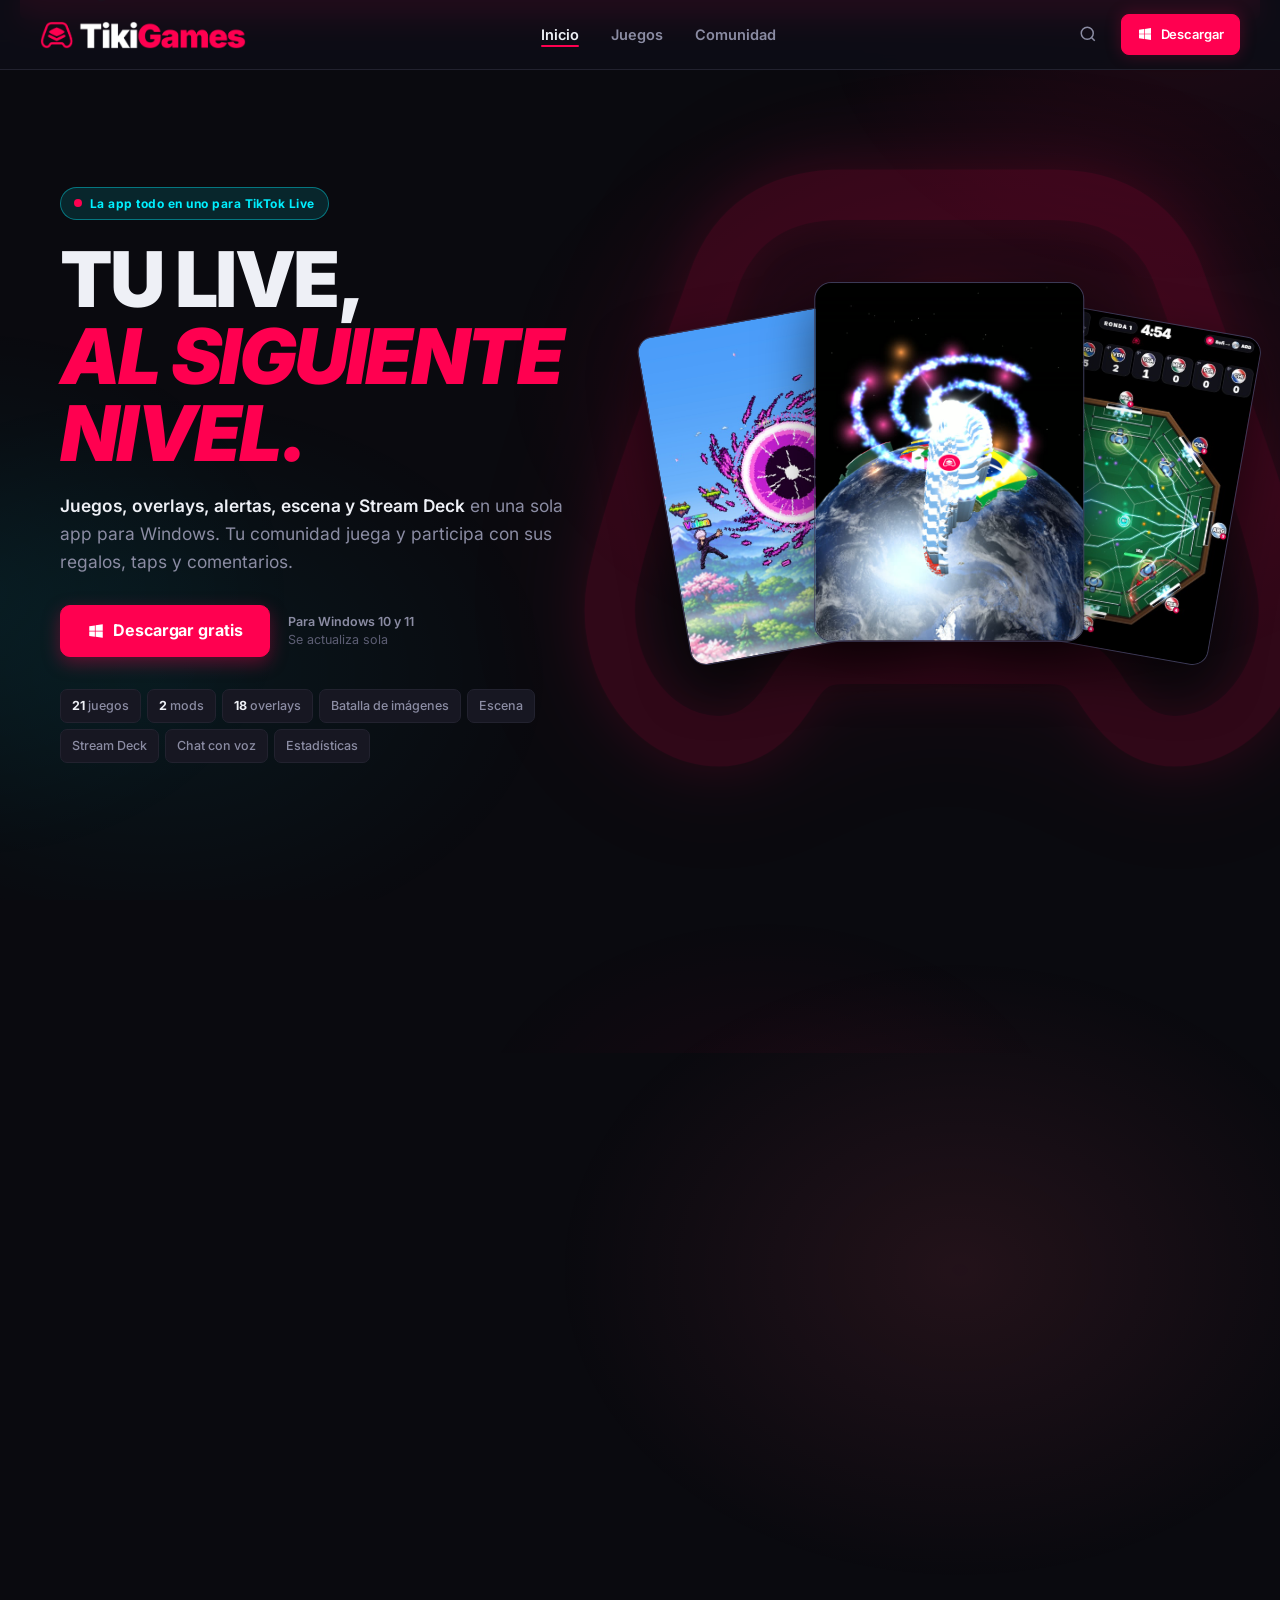
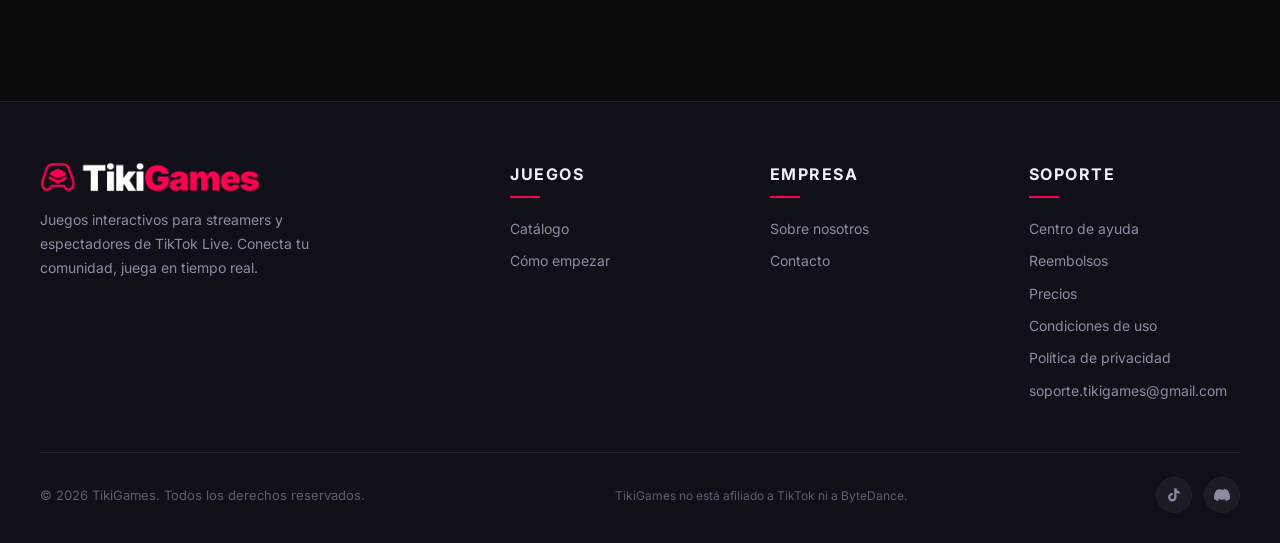
<file: index.html>
<!DOCTYPE html>
<html lang="es">
<head>
  <meta charset="UTF-8" />
  <meta name="viewport" content="width=device-width, initial-scale=1.0" />
  <!-- Google Search Console: demuestra que tikigames.shop es de TikiGames (para verificar la marca en Google). No quitar. -->
  <meta name="google-site-verification" content="5Fg7dAh0BmHGyvFLcqDpdJ1O9G1KSo_HCyCqYckozfQ" />
  <title>TikiGames — La app todo en uno para TikTok Live</title>
  <meta name="description" content="Juegos, overlays, alertas, escena y Stream Deck para tu TikTok Live, en una sola app para Windows." />
    <link rel="stylesheet" href="css/00-base.css?v=20" />
  <link rel="stylesheet" href="css/01-menu.css?v=20" />
  <link rel="stylesheet" href="css/02-componentes.css?v=20" />
  <link rel="stylesheet" href="css/03-animaciones.css?v=20" />
  <link rel="stylesheet" href="css/04-portada.css?v=23" />
  <link rel="stylesheet" href="css/05-paginas.css?v=25" />
  <link rel="stylesheet" href="css/06-luces.css?v=20" />
  <link rel="stylesheet" href="css/07-guia-descarga.css?v=20" />
  <link rel="icon" href="favicon.ico?v=20" sizes="any" />
  <link rel="icon" type="image/svg+xml" href="assets/img/logo/icono.svg?v=20" />
  <link rel="icon" type="image/png" href="assets/img/logo/favicon.png?v=20" />
  <link rel="apple-touch-icon" href="assets/img/logo/apple-touch-icon.png?v=20" />
  <meta property="og:type" content="website" />
  <meta property="og:url" content="https://tikigames.shop/" />
  <meta property="og:image" content="https://tikigames.shop/assets/img/logo/og-image.png?v=20" />
  <meta property="og:image:width" content="1200" />
  <meta property="og:image:height" content="630" />
  <meta name="twitter:card" content="summary_large_image" />
  <meta name="twitter:image" content="https://tikigames.shop/assets/img/logo/og-image.png?v=20" />
</head>
<body>

<canvas id="particles-canvas"></canvas>

<!-- NAVBAR -->
<nav class="navbar">
  <a href="index.html" class="nav-logo">
    <img src="assets/img/logo/logo-nombre.png?v=20" width="969" height="132" alt="TikiGames" />
  </a>
  <ul class="nav-links">
    <li><a href="index.html" id="nav-inicio">Inicio</a></li>
    <li><a href="pages/catalogo.html" id="nav-juegos">Juegos</a></li>
    <li><a href="pages/comunidad.html" id="nav-comunidad">Comunidad</a></li>
  </ul>
  <div class="nav-actions">
    <button class="nav-search-btn" data-search-open title="Buscar">
      <svg width="18" height="18" viewBox="0 0 24 24" fill="none" stroke="currentColor" stroke-width="2"><circle cx="11" cy="11" r="8"/><path d="m21 21-4.35-4.35"/></svg>
    </button>
    <a class="btn btn-primary btn-descargar" href="https://github.com/davidrocaCOL/tikigames/releases/latest/download/TikiGames-Instalador.exe"><svg class="icono-windows" width="16" height="16" viewBox="0 0 24 24" fill="currentColor" aria-hidden="true"><path d="M3 5.5 10.5 4.5v7H3zM11.5 4.4 21 3v8.5h-9.5zM3 12.5h7.5v7L3 18.5zM11.5 12.5H21V21l-9.5-1.4z"/></svg><span>Descargar</span></a>
  </div>
  <button class="hamburger"><span></span><span></span><span></span></button>
</nav>

<div class="mobile-nav">
  <a href="index.html">Inicio</a>
  <a href="pages/catalogo.html">Juegos</a>
  <a href="pages/comunidad.html">Comunidad</a>
  <div style="margin-top:16px;">
    <a class="btn btn-primary btn-descargar" style="width:100%;justify-content:center;" href="https://github.com/davidrocaCOL/tikigames/releases/latest/download/TikiGames-Instalador.exe"><svg class="icono-windows" width="16" height="16" viewBox="0 0 24 24" fill="currentColor" aria-hidden="true"><path d="M3 5.5 10.5 4.5v7H3zM11.5 4.4 21 3v8.5h-9.5zM3 12.5h7.5v7L3 18.5zM11.5 12.5H21V21l-9.5-1.4z"/></svg><span>Descargar TikiGames</span></a>
  </div>
</div>

<!-- ARRIBA: qué es TikiGames y descarga -->
<section class="p-arriba">
  <img class="p-mando" src="assets/img/logo/simbolo.svg" alt="" aria-hidden="true" width="998" height="823" />
  <div class="portada-ancho">
    <div>
      <span class="p-pastilla reveal"><i></i>La app todo en uno para TikTok Live</span>
      <h1 class="p-titulo reveal">TU LIVE,<br><em>AL SIGUIENTE NIVEL.</em></h1>
      <p class="p-sub reveal"><strong>Juegos, overlays, alertas, escena y Stream Deck</strong> en una sola app para Windows. Tu comunidad juega y participa con sus regalos, taps y comentarios.</p>
      <div class="p-acciones reveal">
        <a class="btn btn-primary btn-lg btn-descargar p-boton-grande" href="https://github.com/davidrocaCOL/tikigames/releases/latest/download/TikiGames-Instalador.exe"><svg class="icono-windows" width="16" height="16" viewBox="0 0 24 24" fill="currentColor" aria-hidden="true"><path d="M3 5.5 10.5 4.5v7H3zM11.5 4.4 21 3v8.5h-9.5zM3 12.5h7.5v7L3 18.5zM11.5 12.5H21V21l-9.5-1.4z"/></svg><span>Descargar gratis</span></a>
        <div class="p-nota"><b>Para Windows 10 y 11</b><br>Se actualiza sola</div>
      </div>
      <div class="p-chips reveal">
        <span><b data-n-juegos>21</b> juegos</span><span><b data-n-mods>2</b> mods</span><span><b>18</b> overlays</span><span>Batalla de imágenes</span><span>Escena</span><span>Stream Deck</span><span>Chat con voz</span><span>Estadísticas</span>
      </div>
    </div>
    <!-- las 3 portadas: los 3 últimos juegos, el más nuevo en el centro; se ponen solas (js/05b-juegos-portada.js) -->
    <div class="p-abanico reveal" id="p-abanico" aria-hidden="true" data-mv="abanico">
      <img src="assets/img/portadas/portada-leavingearth.jpg" alt="" width="600" height="800" />
      <img src="assets/img/portadas/portada-zumbaclass.jpg" alt="" width="600" height="800" />
      <img src="assets/img/portadas/portada-trompobattle.jpg" alt="" width="600" height="800" />
    </div>
  </div>
</section>

<!-- BATALLA DE IMÁGENES: lo más nuevo de la app, con su sección (5-nov-2026, Ace: opción A) -->
<section class="p-seccion p-batalla" id="batalla">
  <div class="portada-ancho">
    <div class="bt-texto">
      <span class="p-pastilla bt-nuevo reveal"><i></i>Overlay estrella</span>
      <h2 class="bt-titulo reveal">Batalla de <em>imágenes</em></h2>
      <p class="p-sub reveal">Hasta <strong>16 equipos</strong> en pantalla, cada uno con su regalo. Tu público elige equipo y lo lleva a la victoria.</p>
      <ul class="bt-puntos">
        <li class="reveal" style="--g:#ff5a7e"><span class="ic-caja"><svg class="ic" viewBox="0 0 24 24" aria-hidden="true"><rect x="3" y="4" width="18" height="16" rx="3"/><circle cx="9" cy="10" r="2"/><path d="m21 16-5-5-9 9"/></svg></span><div><b>Clubes, selecciones o tus imágenes</b><small>Arrastras tu imagen encima del equipo y listo</small></div></li>
        <li class="reveal" style="--g:#ffc13b"><span class="ic-caja"><svg class="ic" viewBox="0 0 24 24" aria-hidden="true"><circle cx="12" cy="12" r="9"/><path d="M10 9l2-1v8"/></svg></span><div><b>Entra comentando o con 1 moneda</b><small>Cualquier regalo suma al equipo que elegiste</small></div></li>
        <li class="reveal" style="--g:#ff3d6e"><span class="ic-caja"><svg class="ic" viewBox="0 0 24 24" aria-hidden="true"><circle cx="12" cy="12" r="9"/><path d="M8.5 8.5l7 7M15.5 8.5l-7 7"/></svg></span><div><b>Supervivencia</b><small>Cada tanto se va el que menos tiene, hasta la final</small></div></li>
        <li class="reveal" style="--g:#00f0ff"><span class="ic-caja"><svg class="ic" viewBox="0 0 24 24" aria-hidden="true"><path d="M7 3h10v6a5 5 0 01-10 0zM5 4H2v2a4 4 0 004 4M19 4h3v2a4 4 0 01-4 4M10 15h4v3h3v3H7v-3h3z"/></svg></span><div><b>Copas, sonidos y final con emoción</b><small>Los últimos segundos duran el triple</small></div></li>
      </ul>
      <div class="p-acciones reveal">
        <a class="btn btn-primary btn-lg btn-descargar p-boton-grande" href="https://github.com/davidrocaCOL/tikigames/releases/latest/download/TikiGames-Instalador.exe"><svg class="icono-windows" width="16" height="16" viewBox="0 0 24 24" fill="currentColor" aria-hidden="true"><path d="M3 5.5 10.5 4.5v7H3zM11.5 4.4 21 3v8.5h-9.5zM3 12.5h7.5v7L3 18.5zM11.5 12.5H21V21l-9.5-1.4z"/></svg><span>Descargar gratis</span></a>
        <button type="button" class="btn btn-outline btn-lg bt-ver" data-funcion="batalla">Ver cómo es →</button>
      </div>
    </div>
    <div class="bt-vista reveal" aria-hidden="true">
      <img class="bt-panel" src="assets/img/funciones/batalla-1.jpg" alt="" loading="lazy" width="1200" height="836" />
      <div class="bt-movil"><div class="bt-pantalla"><img src="assets/img/overlays/batalla.webp" alt="" loading="lazy" width="745" height="1000" /></div></div>
    </div>
  </div>
</section>

<!-- JUEGOS: los 10 más nuevos de los 19 que vienen dentro de la app (22-nov-2026) -->
<section class="p-seccion" id="juegos">
  <div class="portada-ancho">
    <div class="p-cabeza reveal">
      <small>Juegos</small>
      <h2><span data-n-juegos>19</span> juegos <em>dentro de la app</em></h2>
        <p>Tu comunidad decide la partida con sus regalos, taps y follows. Lo que hace cada regalo lo eliges tú desde la app, y en Live Studio cada juego va a pantalla completa o en cuadrado, junto a tu cámara.</p>
    </div>
    <div class="p-juegos" id="p-juegos"></div>
      <div class="p-juegos-pie reveal">
      <span>Los <span data-n-juegos>19</span> vienen dentro de la app TikiGames</span>
      <a class="btn btn-primary btn-descargar" href="https://github.com/davidrocaCOL/tikigames/releases/latest/download/TikiGames-Instalador.exe"><svg class="icono-windows" width="16" height="16" viewBox="0 0 24 24" fill="currentColor" aria-hidden="true"><path d="M3 5.5 10.5 4.5v7H3zM11.5 4.4 21 3v8.5h-9.5zM3 12.5h7.5v7L3 18.5zM11.5 12.5H21V21l-9.5-1.4z"/></svg><span>Descargar</span></a>
      <a class="btn btn-outline" href="pages/catalogo.html">Ver los <span data-n-juegos>19</span> juegos →</a>
    </div>
  </div>
</section>

<!-- OVERLAYS: los 18 de la app en sus 5 bloques, con su foto (js/09-overlays.js) -->
<section class="p-seccion" id="overlays">
  <div class="portada-ancho">
    <div class="p-cabeza reveal">
      <small>Overlays</small>
      <h2>18 overlays <em>para tu live</em></h2>
        <p>Lo que pasa en tu live, en pantalla, con tu propio tema: marco, efectos, colores y 56 letras. Toca uno para ver lo que trae.</p>
    </div>
    <div class="ov-bloques" id="ov-bloques"></div>
  </div>
</section>

<!-- TODO EN UNO: lo demás que trae la app -->
<section class="p-seccion" id="todo-en-uno">
  <div class="portada-ancho">
    <div class="p-cabeza reveal">
      <small>Todo en uno</small>
      <h2>Mucho más que <em>juegos</em></h2>
      <p>Todo lo que tu live necesita, en una sola app.</p>
    </div>
    <div class="p-funciones">
      <div class="p-funcion reveal" data-funcion="escenas" role="button" tabindex="0" aria-label="Ver Escena" style="--g:#c084fc">
        <div class="p-captura"><svg class="ic" viewBox="0 0 24 24" aria-hidden="true"><rect x="6" y="2" width="12" height="20" rx="3"/><path d="M9 6h6M9 10h3M9 17h6"/></svg></div>
        <div class="p-funcion-texto"><h3>Escena</h3><p>Todos tus overlays en un solo enlace para Live Studio.</p><span class="fn-ver">Ver cómo es →</span></div>
      </div>
      <div class="p-funcion reveal" data-funcion="deck" role="button" tabindex="0" aria-label="Ver Stream Deck" style="--g:#a78bfa">
        <div class="p-captura"><svg class="ic" viewBox="0 0 24 24" aria-hidden="true"><rect x="3" y="3" width="7" height="7" rx="1.5"/><rect x="14" y="3" width="7" height="7" rx="1.5"/><rect x="3" y="14" width="7" height="7" rx="1.5"/><rect x="14" y="14" width="7" height="7" rx="1.5"/></svg></div>
        <div class="p-funcion-texto"><h3>Stream Deck</h3><p>Botones para lanzar sonidos y videos con un toque, también desde el celular.</p><span class="fn-ver">Ver cómo es →</span></div>
      </div>
      <div class="p-funcion reveal" data-funcion="alertas" role="button" tabindex="0" aria-label="Ver Alertas de sonido" style="--g:#ffc13b">
        <div class="p-captura"><svg class="ic" viewBox="0 0 24 24" aria-hidden="true"><path d="M3 10v4h4l5 4V6L7 10H3z"/><path d="M16 9a4 4 0 010 6M19 7a7 7 0 010 10"/></svg></div>
        <div class="p-funcion-texto"><h3>Alertas de sonido</h3><p>Cada regalo con su sonido, elegido de una lista con su imagen.</p><span class="fn-ver">Ver cómo es →</span></div>
      </div>
      <div class="p-funcion reveal" data-funcion="video" role="button" tabindex="0" aria-label="Ver Video e imagen" style="--g:#ff8a3d">
        <div class="p-captura"><svg class="ic" viewBox="0 0 24 24" aria-hidden="true"><rect x="3" y="5" width="13" height="14" rx="2"/><path d="M16 10l5-3v10l-5-3"/></svg></div>
        <div class="p-funcion-texto"><h3>Video e imagen</h3><p>Tus videos e imágenes salen en el live cuando pasa algo.</p><span class="fn-ver">Ver cómo es →</span></div>
      </div>
      <div class="p-funcion reveal" data-funcion="animaciones" role="button" tabindex="0" aria-label="Ver Animaciones" style="--g:#ff5c9a">
        <div class="p-captura"><svg class="ic" viewBox="0 0 24 24" aria-hidden="true"><rect x="3" y="5" width="18" height="14" rx="3"/><path d="M10 9.5v5l4-2.5z"/><path d="M7 5l2 3M12 5l2 3M17 5l2 3"/></svg></div>
        <div class="p-funcion-texto"><h3>Animaciones</h3><p>Efectos en pantalla que celebran lo que pasa en tu live.</p><span class="fn-ver">Ver cómo es →</span></div>
      </div>
      <div class="p-funcion reveal" data-funcion="estadisticas" role="button" tabindex="0" aria-label="Ver Estadísticas" style="--g:#3ddc97">
        <div class="p-captura"><svg class="ic" viewBox="0 0 24 24" aria-hidden="true"><path d="M4 20V10M10 20V4M16 20v-7M22 20H2"/></svg></div>
        <div class="p-funcion-texto"><h3>Estadísticas</h3><p>Tus números de verdad y quién más te apoya.</p><span class="fn-ver">Ver cómo es →</span></div>
      </div>
      <div class="p-funcion reveal" data-funcion="envivo" role="button" tabindex="0" aria-label="Ver En vivo ahora" style="--g:#ff2d55">
        <div class="p-captura"><svg class="ic" viewBox="0 0 24 24" aria-hidden="true"><circle cx="12" cy="12" r="2"/><path d="M7.8 7.8a6 6 0 000 8.4M16.2 7.8a6 6 0 010 8.4M5 5a10 10 0 000 14M19 5a10 10 0 010 14"/></svg></div>
        <div class="p-funcion-texto"><h3>En vivo ahora</h3><p>Los lives que más se ven ahora en tu región.</p><span class="fn-ver">Ver cómo es →</span></div>
      </div>
      <div class="p-funcion reveal" data-funcion="conexion" role="button" tabindex="0" aria-label="Ver Conexión directa con TikTok" style="--g:#00f0ff">
        <div class="p-captura"><svg class="ic" viewBox="0 0 24 24" aria-hidden="true"><path d="M5 12.5a10 10 0 0114 0M8.5 16a5 5 0 017 0"/><circle cx="12" cy="19.5" r="1.2"/><path d="M2 9a14 14 0 0120 0"/></svg></div>
        <div class="p-funcion-texto"><h3>Conexión directa con TikTok</h3><p>Escribe tu usuario y la app entra sola.</p><span class="fn-ver">Ver cómo es →</span></div>
      </div>
    </div>
  </div>
</section>

<!-- PLANES: los precios a la vista (30-oct-2026: la tienda Creem pide que se vean claros) -->
<section class="p-seccion" id="planes">
  <div class="portada-ancho">
    <div class="p-cabeza reveal">
      <small>Planes</small>
      <h2>Empieza <em>gratis</em></h2>
      <p>Y cuando quieras todo, elige tu plan dentro de la app. Precios en dólares (USD).</p>
    </div>
    <div class="p-planes">
      <div class="p-plan reveal" style="--g:#8b8ca3">
        <h3>Gratis</h3>
        <div class="p-plan-precio"><b>0 USD</b><small></small></div>
        <p>Para empezar.</p>
        <ul><li>5 acciones y 5 eventos</li><li>5 alertas de sonido</li><li>1 pantalla</li><li>Tops de tap-taps y donadores</li></ul>
      </div>
      <div class="p-plan reveal" style="--g:#00f0ff">
        <h3>Pase diario</h3>
        <div class="p-plan-precio"><b>3 USD</b><small>/ 24 h</small></div>
        <p>Un día con todo. No se renueva.</p>
        <ul><li>Todos los juegos</li><li>Todos los overlays</li><li>Sin límites</li></ul>
      </div>
      <div class="p-plan reveal" style="--g:#ff0050">
        <h3>Mensual</h3>
        <div class="p-plan-precio"><b>20 USD</b><small>/ mes</small></div>
        <p>Se renueva solo. Cancelas cuando quieras.</p>
        <ul><li>Todos los juegos</li><li>Todos los overlays</li><li>Sin límites</li><li>2 computadores</li></ul>
      </div>
      <div class="p-plan reveal top" style="--g:#ffc13b">
        <span class="p-plan-reco">Ahorras 90 USD</span><h3>Anual</h3>
        <div class="p-plan-precio"><b>150 USD</b><small>/ año</small></div>
        <p>Sale a 12,50 USD al mes. Se renueva cada año.</p>
        <ul><li>Todos los juegos</li><li>Todos los overlays</li><li>Sin límites</li><li>2 computadores</li></ul>
      </div>
    </div>
    <p class="p-planes-nota reveal">Pagos seguros con Creem. Cancelas desde la app cuando quieras y conservas el acceso hasta el final de lo pagado. <a href="pages/terminos.html">Condiciones</a> · <a href="pages/privacidad.html">Privacidad</a></p>
  </div>
</section>

<!-- CÓMO EMPEZAR: 3 pasos y descarga -->
<section class="p-seccion" id="empezar">
  <div class="portada-ancho">
    <div class="p-cabeza reveal">
      <small>Cómo empezar</small>
      <h2>Listo en <em>3 pasos</em></h2>
    </div>
    <div class="p-pasos">
      <div class="p-paso reveal" style="--g:#ff0050"><b>1</b><h3>Descarga</h3><p>La app para Windows, gratis.</p></div>
      <div class="p-paso reveal" style="--g:#00f0ff"><b>2</b><h3>Entra</h3><p>Crea tu cuenta TikiGames.</p></div>
      <div class="p-paso reveal" style="--g:#ffc13b"><b>3</b><h3>Conecta tu live</h3><p>Elige un juego o tus overlays y a jugar.</p></div>
    </div>
    <div class="p-final reveal">
      <h3>Empieza gratis</h3>
      <p>Los planes se eligen dentro de la app.</p>
      <a class="btn btn-primary btn-lg btn-descargar p-boton-grande" href="https://github.com/davidrocaCOL/tikigames/releases/latest/download/TikiGames-Instalador.exe"><svg class="icono-windows" width="16" height="16" viewBox="0 0 24 24" fill="currentColor" aria-hidden="true"><path d="M3 5.5 10.5 4.5v7H3zM11.5 4.4 21 3v8.5h-9.5zM3 12.5h7.5v7L3 18.5zM11.5 12.5H21V21l-9.5-1.4z"/></svg><span>Descargar TikiGames</span></a>
    </div>
  </div>
</section>

<div id="fn-ficha" class="ficha-capa" hidden></div>

<!-- FOOTER -->
<footer class="footer">
  <div class="footer-grid">
    <div class="footer-brand">
      <img class="footer-logo" src="assets/img/logo/logo-nombre.png?v=20" width="969" height="132" alt="TikiGames" />
      <p id="footer-desc">Juegos interactivos para streamers y espectadores de TikTok Live. Conecta tu comunidad, juega en tiempo real.</p>
    </div>
    <div class="footer-col">
      <h4 id="footer-juegos">Juegos</h4>
      <ul>
        <li><a href="pages/catalogo.html" id="f-catalogo">Todos los juegos</a></li>
        <li><a href="#empezar">Cómo empezar</a></li>
      </ul>
    </div>
    <div class="footer-col">
      <h4 id="footer-empresa">Empresa</h4>
      <ul>
        <li><a href="pages/comunidad.html" id="f-nosotros">Sobre nosotros</a></li>
        <li><a href="pages/comunidad.html" id="f-contacto">Contacto</a></li>
      </ul>
    </div>
    <div class="footer-col">
      <h4 id="footer-soporte">Soporte</h4>
      <ul>
        <li><a href="pages/comunidad.html" id="f-ayuda">Centro de ayuda</a></li>
        <li><a href="pages/terminos.html" id="f-reembolsos">Reembolsos</a></li>
        <li><a href="#planes">Precios</a></li>
        <li><a href="pages/terminos.html">Condiciones de uso</a></li>
        <li><a href="pages/privacidad.html">Política de privacidad</a></li>
        <li><a href="mailto:soporte.tikigames@gmail.com">soporte.tikigames@gmail.com</a></li>
      </ul>
    </div>
  </div>
  <div class="footer-bottom">
    <a href="pages/terminos.html" id="footer-copy" class="pie-enlace al-blanco" style="font-size:13px;transition:var(--transition);">© <span data-anio>2026</span> TikiGames. Todos los derechos reservados.</a>
    <small class="footer-afiliado">TikiGames no está afiliado a TikTok ni a ByteDance.</small>
    <div class="social-links">
      <a class="social-btn" href="https://www.tiktok.com/@tikigames_shop?_r=1&_t=ZS-99DNceeyNfg" target="_blank" title="TikTok">
        <svg width="16" height="16" viewBox="0 0 24 24" fill="currentColor"><path d="M19.59 6.69a4.83 4.83 0 0 1-3.77-4.25V2h-3.45v13.67a2.89 2.89 0 0 1-2.88 2.5 2.89 2.89 0 0 1-2.89-2.89 2.89 2.89 0 0 1 2.89-2.89c.28 0 .54.04.79.1V9.01a6.33 6.33 0 0 0-.79-.05 6.34 6.34 0 0 0-6.34 6.34 6.34 6.34 0 0 0 6.34 6.34 6.34 6.34 0 0 0 6.33-6.34V8.69a8.18 8.18 0 0 0 4.78 1.52V6.76a4.85 4.85 0 0 1-1.01-.07z"/></svg>
      </a>
      <a class="social-btn" href="https://discord.gg/FN569qsh2X" target="_blank" title="Discord">
        <svg width="16" height="16" viewBox="0 0 24 24" fill="currentColor"><path d="M20.317 4.37a19.791 19.791 0 0 0-4.885-1.515.074.074 0 0 0-.079.037c-.21.375-.444.864-.608 1.25a18.27 18.27 0 0 0-5.487 0 12.64 12.64 0 0 0-.617-1.25.077.077 0 0 0-.079-.037A19.736 19.736 0 0 0 3.677 4.37a.07.07 0 0 0-.032.027C.533 9.046-.32 13.58.099 18.057a.082.082 0 0 0 .031.057 19.9 19.9 0 0 0 5.993 3.03.078.078 0 0 0 .084-.028c.462-.63.874-1.295 1.226-1.994a.076.076 0 0 0-.041-.106 13.107 13.107 0 0 1-1.872-.892.077.077 0 0 1-.008-.128 10.2 10.2 0 0 0 .372-.292.074.074 0 0 1 .077-.01c3.928 1.793 8.18 1.793 12.062 0a.074.074 0 0 1 .078.01c.12.098.246.198.373.292a.077.077 0 0 1-.006.127 12.299 12.299 0 0 1-1.873.892.077.077 0 0 0-.041.107c.36.698.772 1.362 1.225 1.993a.076.076 0 0 0 .084.028 19.839 19.839 0 0 0 6.002-3.03.077.077 0 0 0 .032-.054c.5-5.177-.838-9.674-3.549-13.66a.061.061 0 0 0-.031-.03z"/></svg>
      </a>
    </div>
  </div>
</footer>


<div class="search-overlay" id="search-overlay">
  <button data-search-close style="position:absolute;top:30px;right:40px;font-size:28px;color:var(--text-gray);">✕</button>
  <div class="search-input-wrap">
    <input class="search-big" type="text" placeholder="Buscar juegos..." />
    <span class="search-big-icon">
      <svg width="22" height="22" viewBox="0 0 24 24" fill="none" stroke="currentColor" stroke-width="2"><circle cx="11" cy="11" r="8"/><path d="m21 21-4.35-4.35"/></svg>
    </span>
  </div>
  <p class="pie-enlace al-blanco" style="margin-top:20px;font-size:14px;">Presiona ESC para cerrar</p>
</div>

<script src="js/00-menu.js?v=20"></script>
<script src="js/01-buscador.js?v=20"></script>
<script src="js/05a-juegos-datos.js?v=25"></script>
<script src="js/05b-juegos-portada.js?v=25"></script>
<script src="js/07-funciones.js?v=22"></script>
<script src="js/09-overlays.js?v=23"></script>
<script src="js/02-animaciones.js?v=24"></script>
<script src="js/08-luces.js?v=20"></script>
<script src="js/03-interfaz.js?v=21"></script>
<script src="js/04-idioma.js?v=21"></script>
<script src="js/09-guia-descarga.js?v=20"></script>
</body>
</html>
</file>
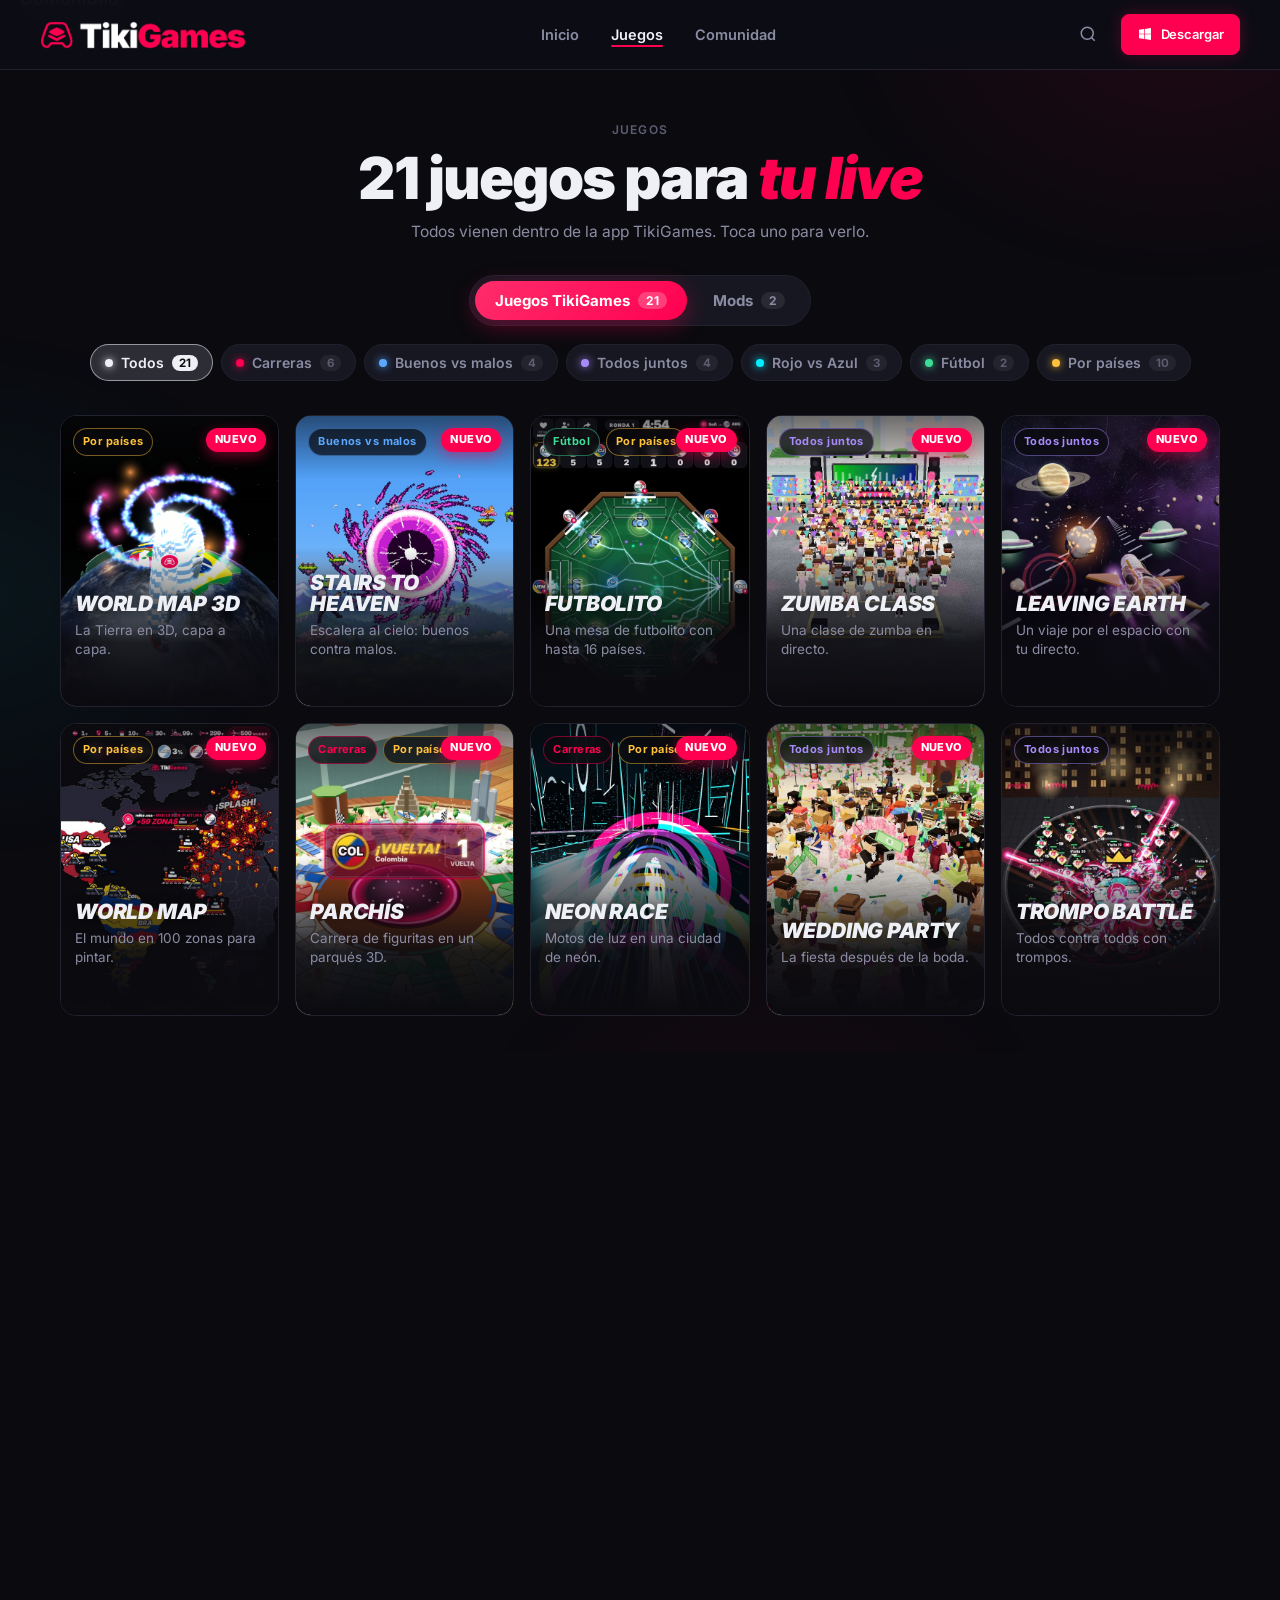
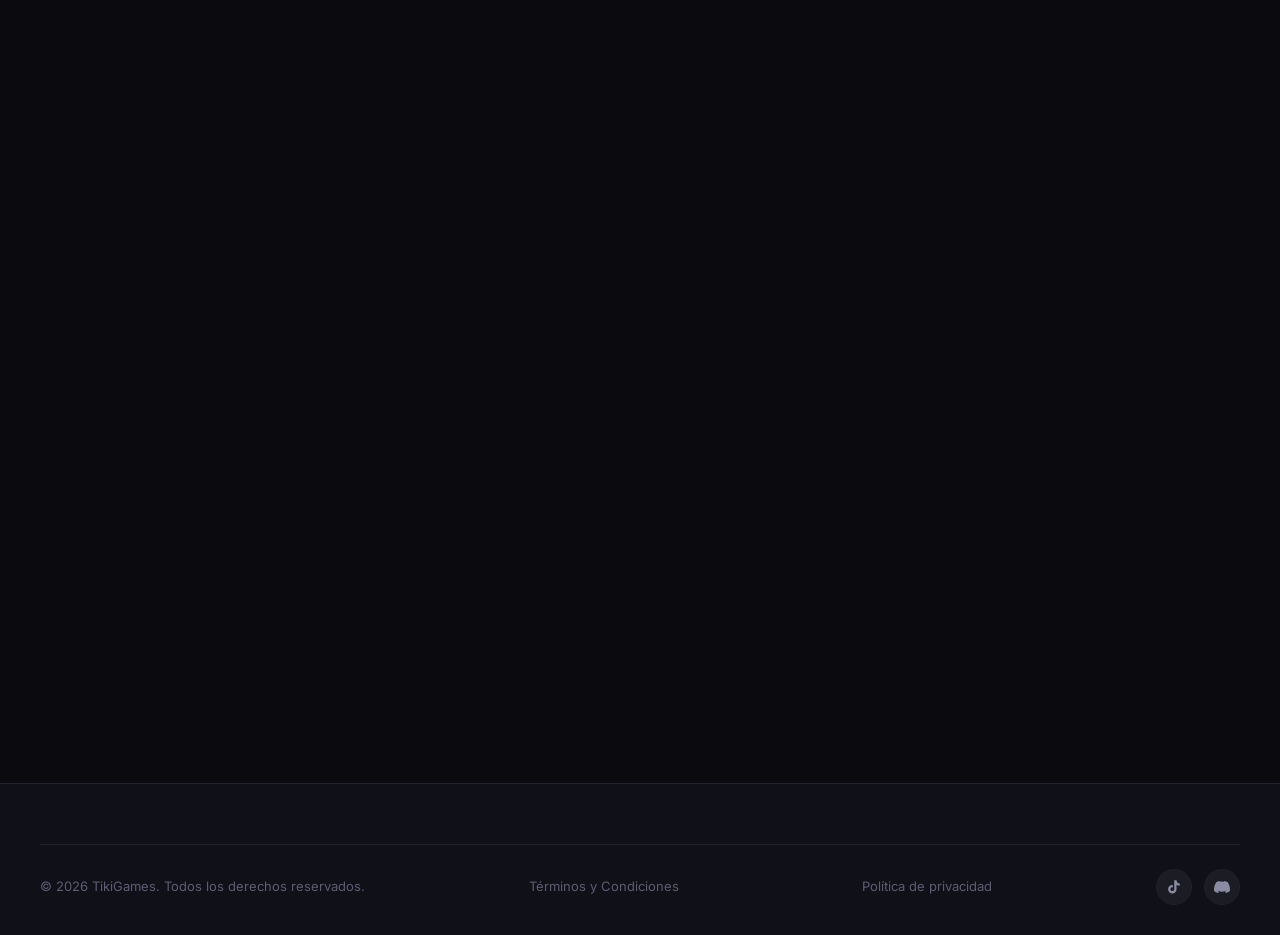
<file: pages/catalogo.html>
<!DOCTYPE html>
<html lang="es">
<head>
  <meta charset="UTF-8" />
  <meta name="viewport" content="width=device-width, initial-scale=1.0" />
  <title>Juegos — TikiGames</title>
    <link rel="stylesheet" href="../css/00-base.css?v=20" />
  <link rel="stylesheet" href="../css/01-menu.css?v=20" />
  <link rel="stylesheet" href="../css/02-componentes.css?v=20" />
  <link rel="stylesheet" href="../css/03-animaciones.css?v=20" />
  <link rel="stylesheet" href="../css/04-portada.css?v=23" />
  <link rel="stylesheet" href="../css/05-paginas.css?v=25" />
  <link rel="stylesheet" href="../css/06-luces.css?v=20" />
  <link rel="stylesheet" href="../css/07-guia-descarga.css?v=20" />
  <link rel="icon" href="../favicon.ico?v=20" sizes="any" />
  <link rel="icon" type="image/svg+xml" href="../assets/img/logo/icono.svg?v=20" />
  <link rel="icon" type="image/png" href="../assets/img/logo/favicon.png?v=20" />
  <link rel="apple-touch-icon" href="../assets/img/logo/apple-touch-icon.png?v=20" />
  <meta property="og:type" content="website" />
  <meta property="og:url" content="https://tikigames.shop/pages/catalogo.html" />
  <meta property="og:image" content="https://tikigames.shop/assets/img/logo/og-image.png?v=20" />
  <meta property="og:image:width" content="1200" />
  <meta property="og:image:height" content="630" />
  <meta name="twitter:card" content="summary_large_image" />
  <meta name="twitter:image" content="https://tikigames.shop/assets/img/logo/og-image.png?v=20" />
</head>
<body>

<canvas id="particles-canvas"></canvas>

<!-- NAVBAR -->
<nav class="navbar">
  <a href="../index.html" class="nav-logo">
    <img src="../assets/img/logo/logo-nombre.png?v=20" width="969" height="132" alt="TikiGames" />
  </a>
  <ul class="nav-links">
    <li><a href="../index.html">Inicio</a></li>
    <li><a href="catalogo.html" class="active">Juegos</a></li>
    <li><a href="comunidad.html">Comunidad</a></li>
  </ul>
  <div class="nav-actions">
    <button class="nav-search-btn" data-search-open>
      <svg width="18" height="18" viewBox="0 0 24 24" fill="none" stroke="currentColor" stroke-width="2"><circle cx="11" cy="11" r="8"/><path d="m21 21-4.35-4.35"/></svg>
    </button>
    <a class="btn btn-primary btn-descargar" href="https://github.com/davidrocaCOL/tikigames/releases/latest/download/TikiGames-Instalador.exe"><svg class="icono-windows" width="16" height="16" viewBox="0 0 24 24" fill="currentColor" aria-hidden="true"><path d="M3 5.5 10.5 4.5v7H3zM11.5 4.4 21 3v8.5h-9.5zM3 12.5h7.5v7L3 18.5zM11.5 12.5H21V21l-9.5-1.4z"/></svg><span>Descargar</span></a>
  </div>
  <button class="hamburger"><span></span><span></span><span></span></button>
</nav>

<div class="mobile-nav">
  <a href="../index.html">Inicio</a>
  <a href="catalogo.html">Juegos</a>
  <a href="comunidad.html">Comunidad</a>
</div>

<!-- JUEGOS: los 19, con menú de categorías y ficha de cada uno (js/05-juegos.js) -->
<section class="pg-arriba">
  <div class="portada-ancho">
    <div class="p-cabeza reveal">
      <small>Juegos</small>
      <h1><span data-n-juegos>19</span> juegos para <em>tu live</em></h1>
      <p>Todos vienen dentro de la app TikiGames. Toca uno para verlo.</p>
    </div>
    <nav class="jg-pestanas reveal" id="jg-pestanas" aria-label="Juegos o mods"></nav>
    <p class="jg-nota-mods" id="jg-nota-mods" hidden>Los mods no son juegos de TikiGames: son la demo gratis de un juego de Steam, de su creador, con nuestras interacciones para tu live. La app los instala sola.</p>
    <nav class="jg-menu reveal" id="jg-menu" aria-label="Categorías de juegos"></nav>
    <div class="jg-rejilla" id="jg-rejilla"></div>
  </div>
</section>

<section class="p-seccion">
  <div class="portada-ancho">
    <div class="p-final reveal">
      <h3>Los <span data-n-juegos>19</span>, en una sola app</h3>
      <p>Descárgala gratis y elige a qué jugar en cada live.</p>
      <a class="btn btn-primary btn-lg btn-descargar p-boton-grande" href="https://github.com/davidrocaCOL/tikigames/releases/latest/download/TikiGames-Instalador.exe"><svg class="icono-windows" width="16" height="16" viewBox="0 0 24 24" fill="currentColor" aria-hidden="true"><path d="M3 5.5 10.5 4.5v7H3zM11.5 4.4 21 3v8.5h-9.5zM3 12.5h7.5v7L3 18.5zM11.5 12.5H21V21l-9.5-1.4z"/></svg><span>Descargar TikiGames</span></a>
    </div>
  </div>
</section>

<div id="jg-ficha" class="ficha-capa" hidden></div>

<!-- FOOTER -->
<footer class="footer">
  <div class="footer-bottom" style="max-width:1400px;margin:0 auto;padding-top:24px;border-top:1px solid var(--border);display:flex;justify-content:space-between;align-items:center;">
    <p class="pie-enlace" style="font-size:13px;">© <span data-anio>2026</span> TikiGames. Todos los derechos reservados.</p>
    <a href="terminos.html" class="pie-enlace" style="font-size:13px;transition:0.3s;">Términos y Condiciones</a><a href="privacidad.html" class="pie-enlace" style="font-size:13px;transition:0.3s;margin-left:18px;">Política de privacidad</a>
    <div class="social-links">
      <a class="social-btn" href="https://www.tiktok.com/@tikigames_shop?_r=1&_t=ZS-99DNceeyNfg" target="_blank" title="TikTok">
        <svg width="16" height="16" viewBox="0 0 24 24" fill="currentColor"><path d="M19.59 6.69a4.83 4.83 0 0 1-3.77-4.25V2h-3.45v13.67a2.89 2.89 0 0 1-2.88 2.5 2.89 2.89 0 0 1-2.89-2.89 2.89 2.89 0 0 1 2.89-2.89c.28 0 .54.04.79.1V9.01a6.33 6.33 0 0 0-.79-.05 6.34 6.34 0 0 0-6.34 6.34 6.34 6.34 0 0 0 6.34 6.34 6.34 6.34 0 0 0 6.33-6.34V8.69a8.18 8.18 0 0 0 4.78 1.52V6.76a4.85 4.85 0 0 1-1.01-.07z"/></svg>
      </a>
      <a class="social-btn" href="https://discord.gg/FN569qsh2X" target="_blank" title="Discord">
        <svg width="16" height="16" viewBox="0 0 24 24" fill="currentColor"><path d="M20.317 4.37a19.791 19.791 0 0 0-4.885-1.515.074.074 0 0 0-.079.037c-.21.375-.444.864-.608 1.25a18.27 18.27 0 0 0-5.487 0 12.64 12.64 0 0 0-.617-1.25.077.077 0 0 0-.079-.037A19.736 19.736 0 0 0 3.677 4.37a.07.07 0 0 0-.032.027C.533 9.046-.32 13.58.099 18.057a.082.082 0 0 0 .031.057 19.9 19.9 0 0 0 5.993 3.03.078.078 0 0 0 .084-.028c.462-.63.874-1.295 1.226-1.994a.076.076 0 0 0-.041-.106 13.107 13.107 0 0 1-1.872-.892.077.077 0 0 1-.008-.128 10.2 10.2 0 0 0 .372-.292.074.074 0 0 1 .077-.01c3.928 1.793 8.18 1.793 12.062 0a.074.074 0 0 1 .078.01c.12.098.246.198.373.292a.077.077 0 0 1-.006.127 12.299 12.299 0 0 1-1.873.892.077.077 0 0 0-.041.107c.36.698.772 1.362 1.225 1.993a.076.076 0 0 0 .084.028 19.839 19.839 0 0 0 6.002-3.03.077.077 0 0 0 .032-.054c.5-5.177-.838-9.674-3.549-13.66a.061.061 0 0 0-.031-.03z"/></svg>
      </a>
    </div>
  </div>
</footer>


<!-- SEARCH OVERLAY -->
<div class="search-overlay" id="search-overlay">
  <button data-search-close style="position:absolute;top:30px;right:40px;font-size:28px;color:var(--text-gray);">✕</button>
  <div class="search-input-wrap">
    <input class="search-big" type="text" placeholder="Buscar juegos..." />
    <span class="search-big-icon"><svg width="22" height="22" viewBox="0 0 24 24" fill="none" stroke="currentColor" stroke-width="2"><circle cx="11" cy="11" r="8"/><path d="m21 21-4.35-4.35"/></svg></span>
  </div>
</div>

<script src="../js/00-menu.js?v=20"></script>
<script src="../js/01-buscador.js?v=20"></script>
<script src="../js/05a-juegos-datos.js?v=25"></script>
<script src="../js/05-juegos.js?v=25"></script>
<script src="../js/02-animaciones.js?v=24"></script>
<script src="../js/08-luces.js?v=20"></script>
<script src="../js/03-interfaz.js?v=21"></script>
<script src="../js/04-idioma.js?v=21"></script>
<script src="../js/09-guia-descarga.js?v=20"></script>
</body>
</html>
</file>
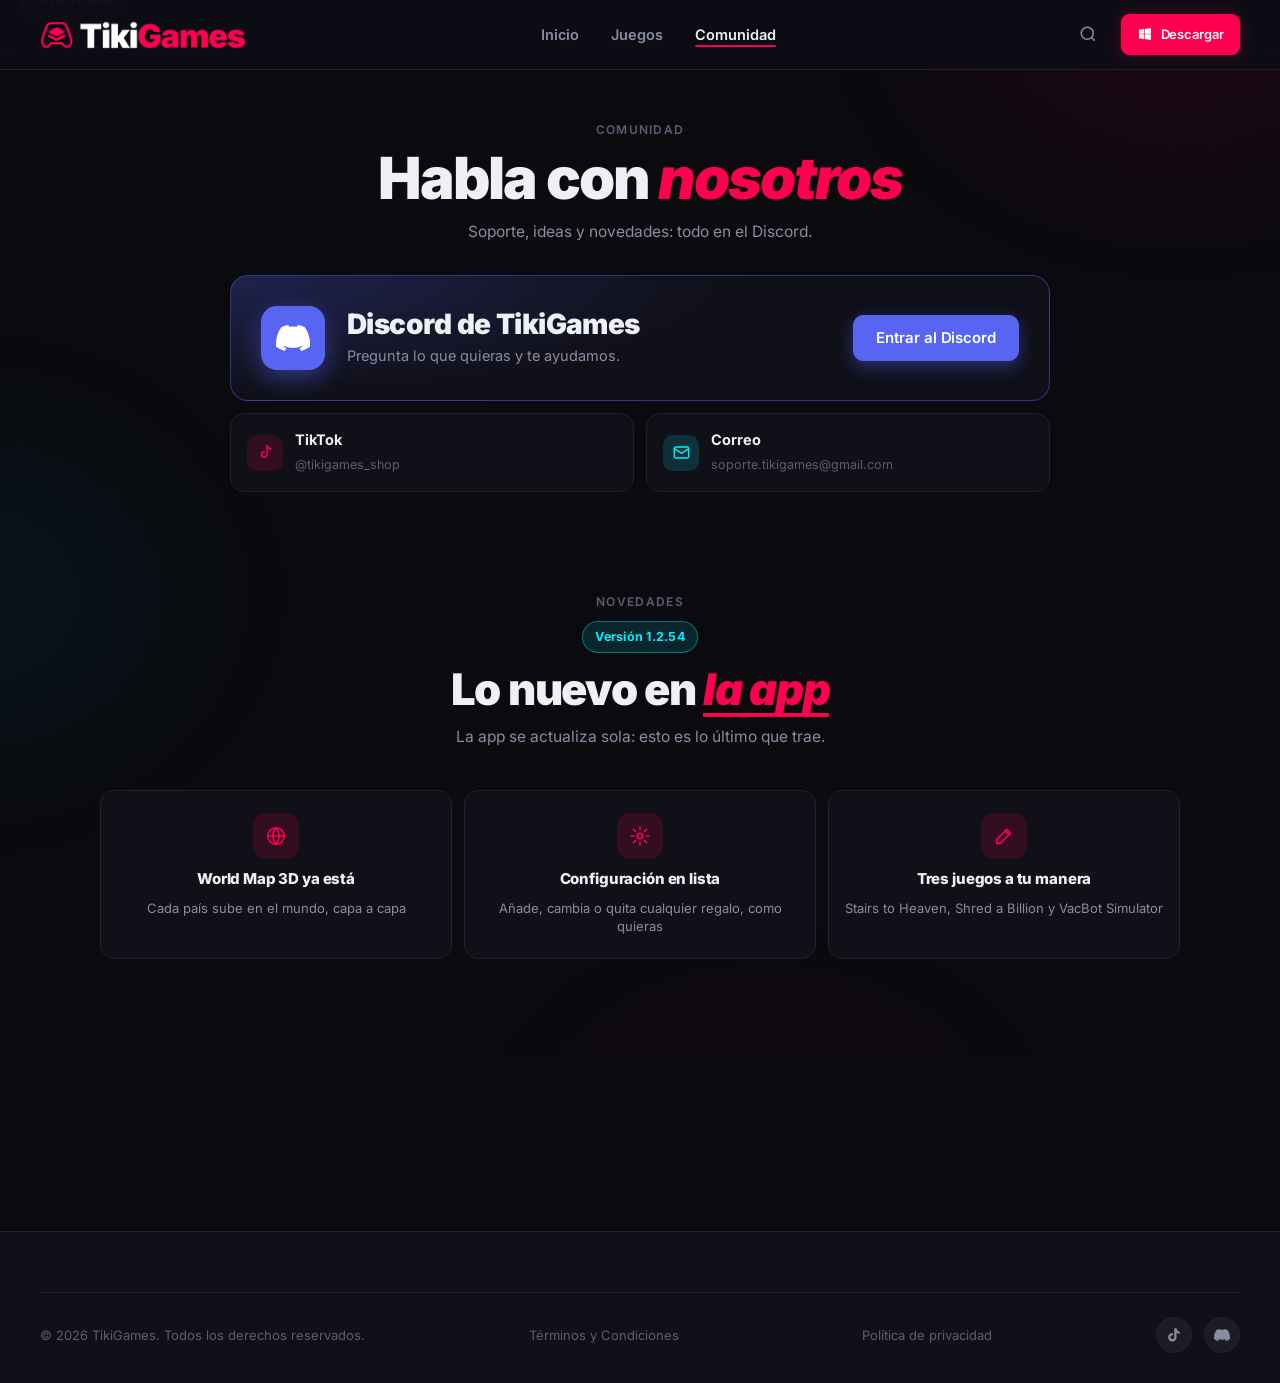
<file: pages/comunidad.html>
<!DOCTYPE html>
<html lang="es">
<head>
  <meta charset="UTF-8" />
  <meta name="viewport" content="width=device-width, initial-scale=1.0" />
  <title>Comunidad — TikiGames</title>
    <link rel="stylesheet" href="../css/00-base.css?v=20" />
  <link rel="stylesheet" href="../css/01-menu.css?v=20" />
  <link rel="stylesheet" href="../css/02-componentes.css?v=20" />
  <link rel="stylesheet" href="../css/03-animaciones.css?v=20" />
  <link rel="stylesheet" href="../css/04-portada.css?v=23" />
  <link rel="stylesheet" href="../css/05-paginas.css?v=25" />
  <link rel="stylesheet" href="../css/06-luces.css?v=20" />
  <link rel="stylesheet" href="../css/07-guia-descarga.css?v=20" />
  <link rel="icon" href="../favicon.ico?v=20" sizes="any" />
  <link rel="icon" type="image/svg+xml" href="../assets/img/logo/icono.svg?v=20" />
  <link rel="icon" type="image/png" href="../assets/img/logo/favicon.png?v=20" />
  <link rel="apple-touch-icon" href="../assets/img/logo/apple-touch-icon.png?v=20" />
  <meta property="og:type" content="website" />
  <meta property="og:url" content="https://tikigames.shop/pages/comunidad.html" />
  <meta property="og:image" content="https://tikigames.shop/assets/img/logo/og-image.png?v=20" />
  <meta property="og:image:width" content="1200" />
  <meta property="og:image:height" content="630" />
  <meta name="twitter:card" content="summary_large_image" />
  <meta name="twitter:image" content="https://tikigames.shop/assets/img/logo/og-image.png?v=20" />
</head>
<body>

<canvas id="particles-canvas"></canvas>

<!-- NAVBAR -->
<nav class="navbar">
  <a href="../index.html" class="nav-logo">
    <img src="../assets/img/logo/logo-nombre.png?v=20" width="969" height="132" alt="TikiGames" />
  </a>
  <ul class="nav-links">
    <li><a href="../index.html">Inicio</a></li>
    <li><a href="catalogo.html">Juegos</a></li>
    <li><a href="comunidad.html" class="active">Comunidad</a></li>
  </ul>
  <div class="nav-actions">
    <button class="nav-search-btn" data-search-open>
      <svg width="18" height="18" viewBox="0 0 24 24" fill="none" stroke="currentColor" stroke-width="2"><circle cx="11" cy="11" r="8"/><path d="m21 21-4.35-4.35"/></svg>
    </button>
    <a class="btn btn-primary btn-descargar" href="https://github.com/davidrocaCOL/tikigames/releases/latest/download/TikiGames-Instalador.exe"><svg class="icono-windows" width="16" height="16" viewBox="0 0 24 24" fill="currentColor" aria-hidden="true"><path d="M3 5.5 10.5 4.5v7H3zM11.5 4.4 21 3v8.5h-9.5zM3 12.5h7.5v7L3 18.5zM11.5 12.5H21V21l-9.5-1.4z"/></svg><span>Descargar</span></a>
  </div>
  <button class="hamburger"><span></span><span></span><span></span></button>
</nav>

<div class="mobile-nav">
  <a href="../index.html">Inicio</a>
  <a href="catalogo.html">Juegos</a>
  <a href="comunidad.html">Comunidad</a>
</div>

<!-- COMUNIDAD: contacto por Discord y novedades de la app (js/06-novedades.js) -->
<section class="pg-arriba">
  <div class="portada-ancho">
    <div class="p-cabeza reveal">
      <small>Comunidad</small>
      <h1>Habla con <em>nosotros</em></h1>
      <p>Soporte, ideas y novedades: todo en el Discord.</p>
    </div>
    <div class="cm-contacto">
      <a class="cm-discord reveal" href="https://discord.gg/FN569qsh2X" target="_blank" rel="noopener">
        <span class="cm-discord-ic"><svg viewBox="0 0 24 24" fill="#fff" aria-hidden="true"><path d="M20.317 4.37a19.791 19.791 0 0 0-4.885-1.515.074.074 0 0 0-.079.037c-.21.375-.444.864-.608 1.25a18.27 18.27 0 0 0-5.487 0 12.64 12.64 0 0 0-.617-1.25.077.077 0 0 0-.079-.037A19.736 19.736 0 0 0 3.677 4.37a.07.07 0 0 0-.032.027C.533 9.046-.32 13.58.099 18.057a.082.082 0 0 0 .031.057 19.9 19.9 0 0 0 5.993 3.03.078.078 0 0 0 .084-.028c.462-.63.874-1.295 1.226-1.994a.076.076 0 0 0-.041-.106 13.107 13.107 0 0 1-1.872-.892.077.077 0 0 1-.008-.128 10.2 10.2 0 0 0 .372-.292.074.074 0 0 1 .077-.01c3.928 1.793 8.18 1.793 12.062 0a.074.074 0 0 1 .078.01c.12.098.246.198.373.292a.077.077 0 0 1-.006.127 12.299 12.299 0 0 1-1.873.892.077.077 0 0 0-.041.107c.36.698.772 1.362 1.225 1.993a.076.076 0 0 0 .084.028 19.839 19.839 0 0 0 6.002-3.03.077.077 0 0 0 .032-.054c.5-5.177-.838-9.674-3.549-13.66a.061.061 0 0 0-.031-.03z"/></svg></span>
        <span><h2>Discord de TikiGames</h2><p>Pregunta lo que quieras y te ayudamos.</p></span>
        <span class="btn btn-lg">Entrar al Discord</span>
      </a>
      <div class="cm-otros">
        <a class="cm-otro reveal" href="https://www.tiktok.com/@tikigames_shop" target="_blank" rel="noopener" style="--g:#ff0050">
          <span class="ic-caja"><svg class="ic" viewBox="0 0 24 24" aria-hidden="true"><path d="M14 3v11.5a3.5 3.5 0 1 1-3.5-3.5"/><path d="M14 3c.5 2.5 2.3 4.2 5 4.5"/></svg></span>
          <span><b>TikTok</b><small>@tikigames_shop</small></span>
        </a>
        <a class="cm-otro reveal" href="mailto:soporte.tikigames@gmail.com" style="--g:#00f0ff">
          <span class="ic-caja"><svg class="ic" viewBox="0 0 24 24" aria-hidden="true"><rect x="3" y="5" width="18" height="14" rx="2"/><path d="m3 7 9 6 9-6"/></svg></span>
          <span><b>Correo</b><small>soporte.tikigames@gmail.com</small></span>
        </a>
      </div>
    </div>
  </div>
</section>

<section class="p-seccion" id="novedades">
  <div class="portada-ancho">
    <div class="p-cabeza reveal">
      <small>Novedades</small>
      <span class="nv-version" id="nv-version">Versión</span>
      <h2>Lo nuevo en <em>la app</em></h2>
      <p>La app se actualiza sola: esto es lo último que trae.</p>
    </div>
    <div class="nv-rejilla" id="nv-rejilla"></div>
  </div>
</section>

<!-- FOOTER -->
<footer class="footer">
  <div class="footer-bottom" style="max-width:1400px;margin:0 auto;padding-top:24px;border-top:1px solid var(--border);display:flex;justify-content:space-between;align-items:center;">
    <p class="pie-enlace" style="font-size:13px;">© <span data-anio>2026</span> TikiGames. Todos los derechos reservados.</p>
    <a href="terminos.html" class="pie-enlace" style="font-size:13px;transition:0.3s;">Términos y Condiciones</a><a href="privacidad.html" class="pie-enlace" style="font-size:13px;transition:0.3s;margin-left:18px;">Política de privacidad</a>
    <div class="social-links">
      <a class="social-btn" href="https://www.tiktok.com/@tikigames_shop?_r=1&_t=ZS-99DNceeyNfg" target="_blank" title="TikTok"><svg width="16" height="16" viewBox="0 0 24 24" fill="currentColor"><path d="M19.59 6.69a4.83 4.83 0 0 1-3.77-4.25V2h-3.45v13.67a2.89 2.89 0 0 1-2.88 2.5 2.89 2.89 0 0 1-2.89-2.89 2.89 2.89 0 0 1 2.89-2.89c.28 0 .54.04.79.1V9.01a6.33 6.33 0 0 0-.79-.05 6.34 6.34 0 0 0-6.34 6.34 6.34 6.34 0 0 0 6.34 6.34 6.34 6.34 0 0 0 6.33-6.34V8.69a8.18 8.18 0 0 0 4.78 1.52V6.76a4.85 4.85 0 0 1-1.01-.07z"/></svg></a>
      <a class="social-btn" href="https://discord.gg/FN569qsh2X" target="_blank" title="Discord"><svg width="16" height="16" viewBox="0 0 24 24" fill="currentColor"><path d="M20.317 4.37a19.791 19.791 0 0 0-4.885-1.515.074.074 0 0 0-.079.037c-.21.375-.444.864-.608 1.25a18.27 18.27 0 0 0-5.487 0 12.64 12.64 0 0 0-.617-1.25.077.077 0 0 0-.079-.037A19.736 19.736 0 0 0 3.677 4.37a.07.07 0 0 0-.032.027C.533 9.046-.32 13.58.099 18.057a.082.082 0 0 0 .031.057 19.9 19.9 0 0 0 5.993 3.03.078.078 0 0 0 .084-.028c.462-.63.874-1.295 1.226-1.994a.076.076 0 0 0-.041-.106 13.107 13.107 0 0 1-1.872-.892.077.077 0 0 1-.008-.128 10.2 10.2 0 0 0 .372-.292.074.074 0 0 1 .077-.01c3.928 1.793 8.18 1.793 12.062 0a.074.074 0 0 1 .078.01c.12.098.246.198.373.292a.077.077 0 0 1-.006.127 12.299 12.299 0 0 1-1.873.892.077.077 0 0 0-.041.107c.36.698.772 1.362 1.225 1.993a.076.076 0 0 0 .084.028 19.839 19.839 0 0 0 6.002-3.03.077.077 0 0 0 .032-.054c.5-5.177-.838-9.674-3.549-13.66a.061.061 0 0 0-.031-.03z"/></svg></a>
    </div>
  </div>
</footer>


<!-- SEARCH OVERLAY -->
<div class="search-overlay" id="search-overlay">
  <button data-search-close style="position:absolute;top:30px;right:40px;font-size:28px;color:var(--text-gray);">✕</button>
  <div class="search-input-wrap">
    <input class="search-big" type="text" placeholder="Buscar juegos..." />
    <span class="search-big-icon"><svg width="22" height="22" viewBox="0 0 24 24" fill="none" stroke="currentColor" stroke-width="2"><circle cx="11" cy="11" r="8"/><path d="m21 21-4.35-4.35"/></svg></span>
  </div>
</div>

<script src="../js/00-menu.js?v=20"></script>
<script src="../js/01-buscador.js?v=20"></script>
<script src="../js/06-novedades.js?v=26"></script>
<script src="../js/02-animaciones.js?v=24"></script>
<script src="../js/08-luces.js?v=20"></script>
<script src="../js/03-interfaz.js?v=21"></script>
<script src="../js/04-idioma.js?v=21"></script>
<script src="../js/09-guia-descarga.js?v=20"></script>
</body>
</html>
</file>
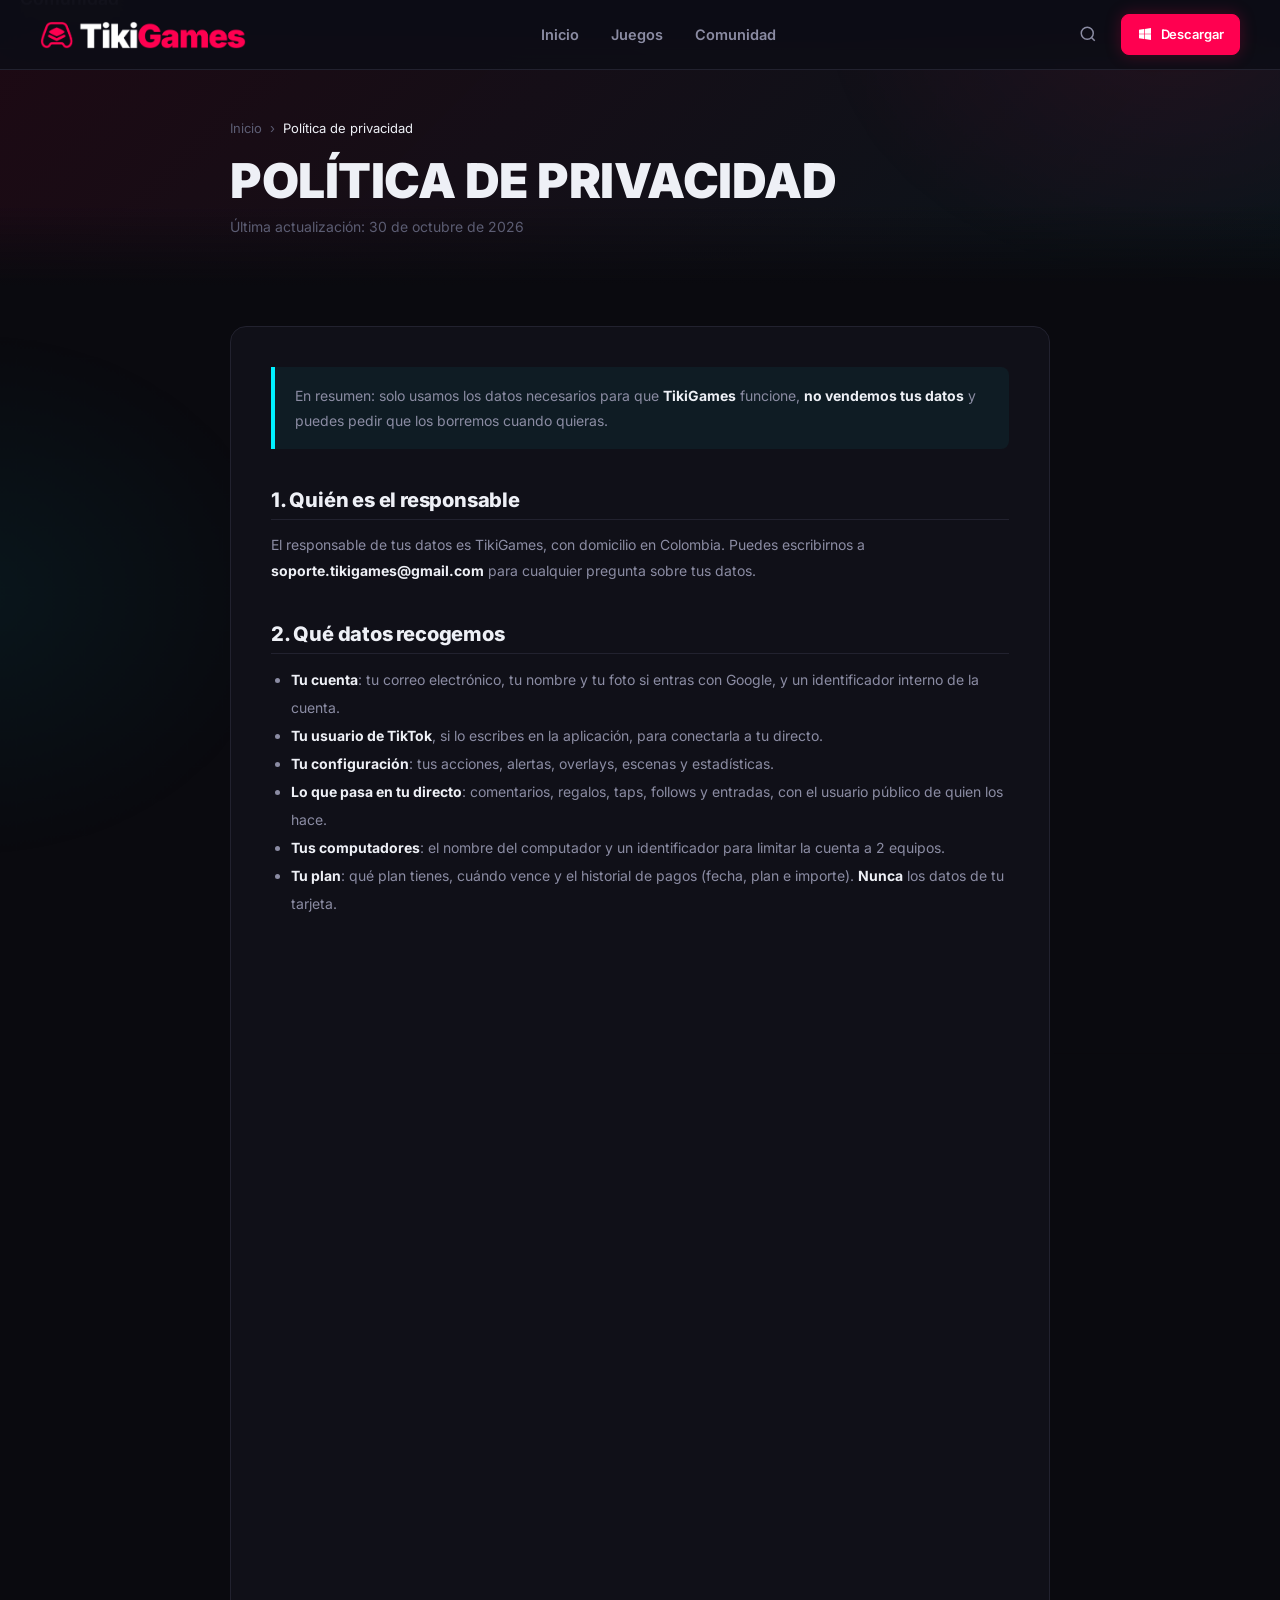
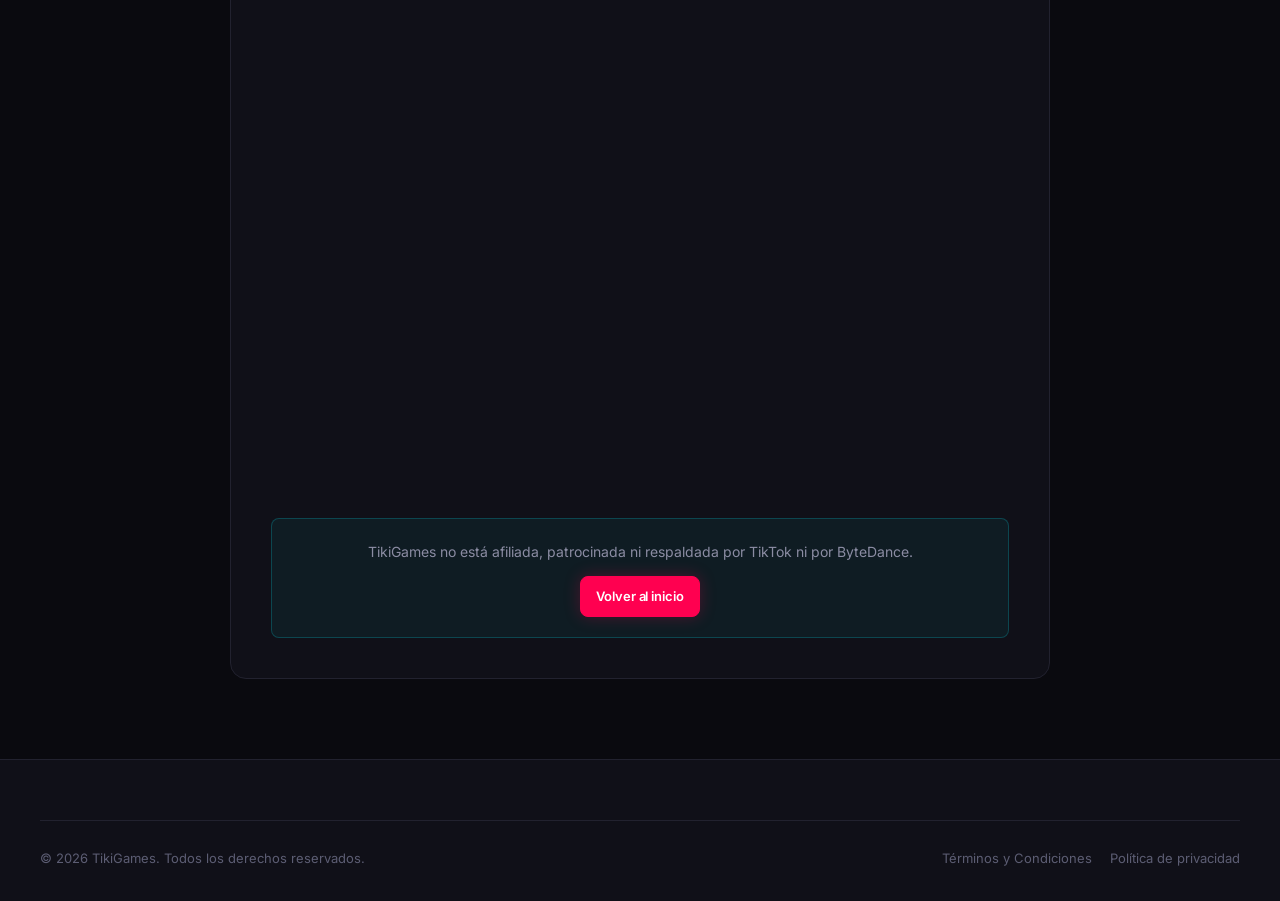
<file: pages/privacidad.html>
<!DOCTYPE html>
<html lang="es">
<head>
  <meta charset="UTF-8" />
  <meta name="viewport" content="width=device-width, initial-scale=1.0" />
  <title>Política de privacidad — TikiGames</title>
  <link rel="stylesheet" href="../css/00-base.css?v=20" />
  <link rel="stylesheet" href="../css/01-menu.css?v=20" />
  <link rel="stylesheet" href="../css/02-componentes.css?v=20" />
  <link rel="stylesheet" href="../css/03-animaciones.css?v=20" />
  <link rel="stylesheet" href="../css/06-luces.css?v=20" />
  <link rel="stylesheet" href="../css/07-guia-descarga.css?v=20" />
  <link rel="icon" href="../favicon.ico?v=20" sizes="any" />
  <link rel="icon" type="image/svg+xml" href="../assets/img/logo/icono.svg?v=20" />
  <link rel="icon" type="image/png" href="../assets/img/logo/favicon.png?v=20" />
  <link rel="apple-touch-icon" href="../assets/img/logo/apple-touch-icon.png?v=20" />
  <meta property="og:type" content="website" />
  <meta property="og:url" content="https://tikigames.shop/pages/privacidad.html" />
  <meta property="og:image" content="https://tikigames.shop/assets/img/logo/og-image.png?v=20" />
  <meta property="og:image:width" content="1200" />
  <meta property="og:image:height" content="630" />
  <meta name="twitter:card" content="summary_large_image" />
  <meta name="twitter:image" content="https://tikigames.shop/assets/img/logo/og-image.png?v=20" />
</head>
<body>

<canvas id="particles-canvas"></canvas>

<!-- NAVBAR -->
<nav class="navbar">
  <a href="../index.html" class="nav-logo">
    <img src="../assets/img/logo/logo-nombre.png?v=20" width="969" height="132" alt="TikiGames" />
  </a>
  <ul class="nav-links">
    <li><a href="../index.html">Inicio</a></li>
    <li><a href="catalogo.html">Juegos</a></li>
    <li><a href="comunidad.html">Comunidad</a></li>
  </ul>
  <div class="nav-actions">
    <button class="nav-search-btn" data-search-open>
      <svg width="18" height="18" viewBox="0 0 24 24" fill="none" stroke="currentColor" stroke-width="2"><circle cx="11" cy="11" r="8"/><path d="m21 21-4.35-4.35"/></svg>
    </button>
    <a class="btn btn-primary btn-descargar" href="https://github.com/davidrocaCOL/tikigames/releases/latest/download/TikiGames-Instalador.exe"><svg class="icono-windows" width="16" height="16" viewBox="0 0 24 24" fill="currentColor" aria-hidden="true"><path d="M3 5.5 10.5 4.5v7H3zM11.5 4.4 21 3v8.5h-9.5zM3 12.5h7.5v7L3 18.5zM11.5 12.5H21V21l-9.5-1.4z"/></svg><span>Descargar</span></a>
  </div>
  <button class="hamburger"><span></span><span></span><span></span></button>
</nav>

<div class="mobile-nav">
  <a href="../index.html">Inicio</a>
  <a href="catalogo.html">Juegos</a>
  <a href="comunidad.html">Comunidad</a>
</div>

<!-- HERO -->
<div style="padding-top:70px;position:relative;overflow:hidden;min-height:220px;display:flex;align-items:center;">
  <div style="position:absolute;inset:0;background:linear-gradient(135deg,rgba(255,0,80,0.08),rgba(0,240,255,0.05));"></div>
  <div style="position:absolute;bottom:0;left:0;right:0;height:80px;background:linear-gradient(to top,var(--bg-primary),transparent);"></div>
  <div style="position:relative;z-index:1;max-width:900px;margin:0 auto;padding:48px 40px;width:100%;">
    <div style="display:flex;align-items:center;gap:8px;color:var(--text-dim);font-size:13px;margin-bottom:16px;">
      <a href="../index.html" style="color:var(--text-dim);transition:var(--transition);" onmouseover="this.style.color='var(--cyan)'" onmouseout="this.style.color='var(--text-dim)'">Inicio</a>
      <span>›</span>
      <span style="color:var(--text-white);">Política de privacidad</span>
    </div>
    <h1 style="font-family:var(--display);font-size:clamp(24px,4vw,48px);font-weight:900;margin-bottom:8px;">POLÍTICA DE PRIVACIDAD</h1>
    <p style="color:var(--text-dim);font-size:14px;">Última actualización: 30 de octubre de 2026</p>
  </div>
</div>

<!-- CONTENT -->
<div style="max-width:900px;margin:0 auto;padding:40px 40px 80px;">

  <div style="background:var(--bg-secondary);border:1px solid var(--border);border-radius:var(--radius-lg);padding:40px;display:flex;flex-direction:column;gap:40px;">

    <div style="background:rgba(0,240,255,0.05);border-left:4px solid var(--cyan);border-radius:0 var(--radius-sm) var(--radius-sm) 0;padding:16px 20px;">
      <p style="color:var(--text-gray);line-height:1.8;font-size:14px;">En resumen: solo usamos los datos necesarios para que <strong style="color:var(--ink);">TikiGames</strong> funcione, <strong style="color:var(--ink);">no vendemos tus datos</strong> y puedes pedir que los borremos cuando quieras.</p>
    </div>

    <section class="reveal">
      <h2 style="font-family:var(--display);font-size:20px;font-weight:800;letter-spacing:-.01em;color:var(--ink);margin-bottom:12px;padding-bottom:8px;border-bottom:1px solid var(--border);">1. Quién es el responsable</h2>
      <p style="color:var(--text-gray);line-height:1.8;font-size:14px;">El responsable de tus datos es TikiGames, con domicilio en Colombia. Puedes escribirnos a <strong style="color:var(--ink);">soporte.tikigames@gmail.com</strong> para cualquier pregunta sobre tus datos.</p>
    </section>
    <section class="reveal">
      <h2 style="font-family:var(--display);font-size:20px;font-weight:800;letter-spacing:-.01em;color:var(--ink);margin-bottom:12px;padding-bottom:8px;border-bottom:1px solid var(--border);">2. Qué datos recogemos</h2>
      <ul style="color:var(--text-gray);font-size:14px;line-height:2;padding-left:20px;list-style:disc;">
        <li><strong style="color:var(--ink);">Tu cuenta</strong>: tu correo electrónico, tu nombre y tu foto si entras con Google, y un identificador interno de la cuenta.</li>
        <li><strong style="color:var(--ink);">Tu usuario de TikTok</strong>, si lo escribes en la aplicación, para conectarla a tu directo.</li>
        <li><strong style="color:var(--ink);">Tu configuración</strong>: tus acciones, alertas, overlays, escenas y estadísticas.</li>
        <li><strong style="color:var(--ink);">Lo que pasa en tu directo</strong>: comentarios, regalos, taps, follows y entradas, con el usuario público de quien los hace.</li>
        <li><strong style="color:var(--ink);">Tus computadores</strong>: el nombre del computador y un identificador para limitar la cuenta a 2 equipos.</li>
        <li><strong style="color:var(--ink);">Tu plan</strong>: qué plan tienes, cuándo vence y el historial de pagos (fecha, plan e importe). <strong style="color:var(--ink);">Nunca</strong> los datos de tu tarjeta.</li>
      </ul>
    </section>
    <section class="reveal">
      <h2 style="font-family:var(--display);font-size:20px;font-weight:800;letter-spacing:-.01em;color:var(--ink);margin-bottom:12px;padding-bottom:8px;border-bottom:1px solid var(--border);">3. Para qué los usamos</h2>
      <ul style="color:var(--text-gray);font-size:14px;line-height:2;padding-left:20px;list-style:disc;">
        <li>Para que funcionen los juegos, las alertas, los overlays y las estadísticas.</li>
        <li>Para guardar tu configuración en la nube y llevarla a otro computador.</li>
        <li>Para saber qué plan tienes, activarlo y renovarlo.</li>
        <li>Para responderte cuando nos escribes y para avisarte de cambios importantes.</li>
      </ul>
      <p style="color:var(--text-gray);line-height:1.8;font-size:14px;" >No usamos tus datos para publicidad ni los vendemos a nadie.</p>
    </section>
    <section class="reveal">
      <h2 style="font-family:var(--display);font-size:20px;font-weight:800;letter-spacing:-.01em;color:var(--ink);margin-bottom:12px;padding-bottom:8px;border-bottom:1px solid var(--border);">4. Con quién los compartimos</h2>
      <p style="color:var(--text-gray);line-height:1.8;font-size:14px;">Solo con los servicios que hacen posible TikiGames, y solo lo necesario:</p>
      <ul style="color:var(--text-gray);font-size:14px;line-height:2;padding-left:20px;list-style:disc;">
        <li><strong style="color:var(--ink);">Google (Firebase)</strong>: inicio de sesión y almacenamiento de tu configuración en la nube.</li>
        <li><strong style="color:var(--ink);">Creem</strong>: procesa los pagos como vendedor oficial (Merchant of Record). Tu tarjeta la maneja Creem; nosotros nunca la vemos.</li>
        <li><strong style="color:var(--ink);">Google (hoja de cálculo privada)</strong>: guarda el estado de tu plan y tus computadores.</li>
        <li><strong style="color:var(--ink);">TikTok</strong>: la aplicación lee la información pública de tu directo para que funcione.</li>
      </ul>
    </section>
    <section class="reveal">
      <h2 style="font-family:var(--display);font-size:20px;font-weight:800;letter-spacing:-.01em;color:var(--ink);margin-bottom:12px;padding-bottom:8px;border-bottom:1px solid var(--border);">5. Dónde se guardan y cuánto tiempo</h2>
      <p style="color:var(--text-gray);line-height:1.8;font-size:14px;">Tu configuración se guarda en tu computador y, si usas la cuenta en la nube, en los servidores de Google. Guardamos tus datos mientras tengas la cuenta. Los registros de pagos se conservan el tiempo que exija la ley.</p>
    </section>
    <section class="reveal">
      <h2 style="font-family:var(--display);font-size:20px;font-weight:800;letter-spacing:-.01em;color:var(--ink);margin-bottom:12px;padding-bottom:8px;border-bottom:1px solid var(--border);">6. Tus derechos</h2>
      <p style="color:var(--text-gray);line-height:1.8;font-size:14px;">Puedes conocer, actualizar, corregir y pedir que borremos tus datos, o retirar tu autorización, escribiendo a <strong style="color:var(--ink);">soporte.tikigames@gmail.com</strong>. Te respondemos en un máximo de 15 días hábiles. Estos derechos te los da la Ley 1581 de 2012 de Colombia y, si vives en otro país, las leyes de protección de datos que te apliquen.</p>
    </section>
    <section class="reveal">
      <h2 style="font-family:var(--display);font-size:20px;font-weight:800;letter-spacing:-.01em;color:var(--ink);margin-bottom:12px;padding-bottom:8px;border-bottom:1px solid var(--border);">7. Menores de edad</h2>
      <p style="color:var(--text-gray);line-height:1.8;font-size:14px;">TikiGames es para personas que tienen la edad mínima que exige TikTok para hacer directos en su país. No recogemos a sabiendas datos de menores por debajo de esa edad.</p>
    </section>
    <section class="reveal">
      <h2 style="font-family:var(--display);font-size:20px;font-weight:800;letter-spacing:-.01em;color:var(--ink);margin-bottom:12px;padding-bottom:8px;border-bottom:1px solid var(--border);">8. Esta web</h2>
      <p style="color:var(--text-gray);line-height:1.8;font-size:14px;">Esta web no usa cookies de publicidad ni de seguimiento. Solo puede guardar en tu navegador ajustes como el idioma.</p>
    </section>
    <section class="reveal">
      <h2 style="font-family:var(--display);font-size:20px;font-weight:800;letter-spacing:-.01em;color:var(--ink);margin-bottom:12px;padding-bottom:8px;border-bottom:1px solid var(--border);">9. Cambios</h2>
      <p style="color:var(--text-gray);line-height:1.8;font-size:14px;">Si cambiamos esta política, publicaremos la nueva versión en esta página con su fecha y, si el cambio es importante, te avisaremos dentro de la aplicación.</p>
    </section>

    <div style="background:rgba(0,240,255,0.05);border:1px solid rgba(0,240,255,0.2);border-radius:var(--radius-sm);padding:20px 24px;text-align:center;">
      <p style="color:var(--text-gray);font-size:14px;line-height:1.8;margin-bottom:12px;">TikiGames no está afiliada, patrocinada ni respaldada por TikTok ni por ByteDance.</p>
      <a href="../index.html" class="btn btn-primary">Volver al inicio</a>
    </div>

  </div>
</div>

<!-- FOOTER -->
<footer class="footer">
  <div class="footer-bottom" style="max-width:1400px;margin:0 auto;padding-top:24px;border-top:1px solid var(--border);display:flex;justify-content:space-between;align-items:center;flex-wrap:wrap;gap:12px;">
    <p style="color:var(--text-dim);font-size:13px;">© <span data-anio>2026</span> TikiGames. Todos los derechos reservados.</p>
    <span><a href="terminos.html" style="color:var(--text-dim);font-size:13px;transition:var(--transition);" onmouseover="this.style.color='var(--cyan)'" onmouseout="this.style.color='var(--text-dim)'">Términos y Condiciones</a><a href="privacidad.html" style="color:var(--text-dim);font-size:13px;transition:0.3s;margin-left:18px;" onmouseover="this.style.color='var(--cyan)'" onmouseout="this.style.color='var(--text-dim)'">Política de privacidad</a></span>
  </div>
</footer>

<!-- SEARCH OVERLAY -->
<div class="search-overlay" id="search-overlay">
  <button data-search-close style="position:absolute;top:30px;right:40px;font-size:28px;color:var(--text-gray);">✕</button>
  <div class="search-input-wrap">
    <input class="search-big" type="text" placeholder="Buscar juegos..." />
    <span class="search-big-icon"><svg width="22" height="22" viewBox="0 0 24 24" fill="none" stroke="currentColor" stroke-width="2"><circle cx="11" cy="11" r="8"/><path d="m21 21-4.35-4.35"/></svg></span>
  </div>
</div>


<script src="../js/00-menu.js?v=20"></script>
<script src="../js/01-buscador.js?v=20"></script>
<script src="../js/02-animaciones.js?v=24"></script>
<script src="../js/08-luces.js?v=20"></script>
<script src="../js/03-interfaz.js?v=21"></script>
<script src="../js/04-idioma.js?v=21"></script>
<script src="../js/09-guia-descarga.js?v=20"></script>
</body>
</html>
</file>
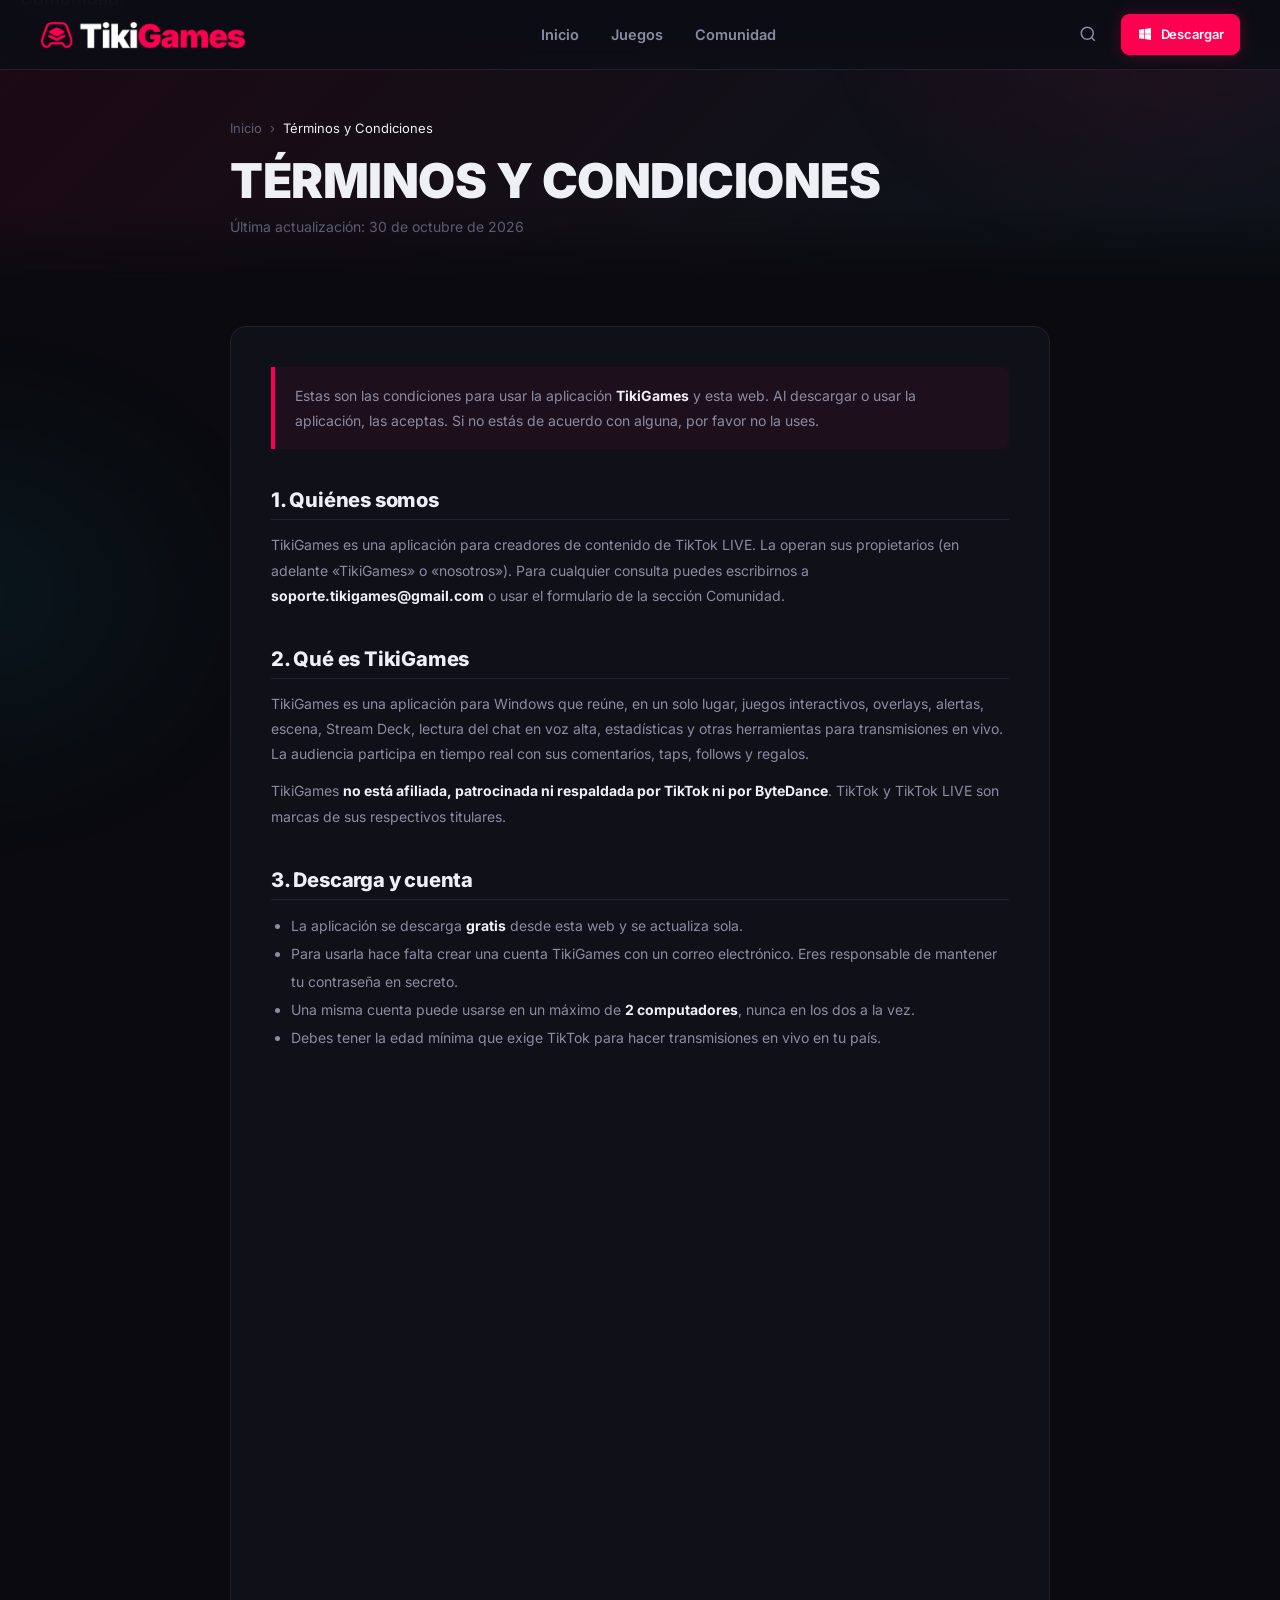
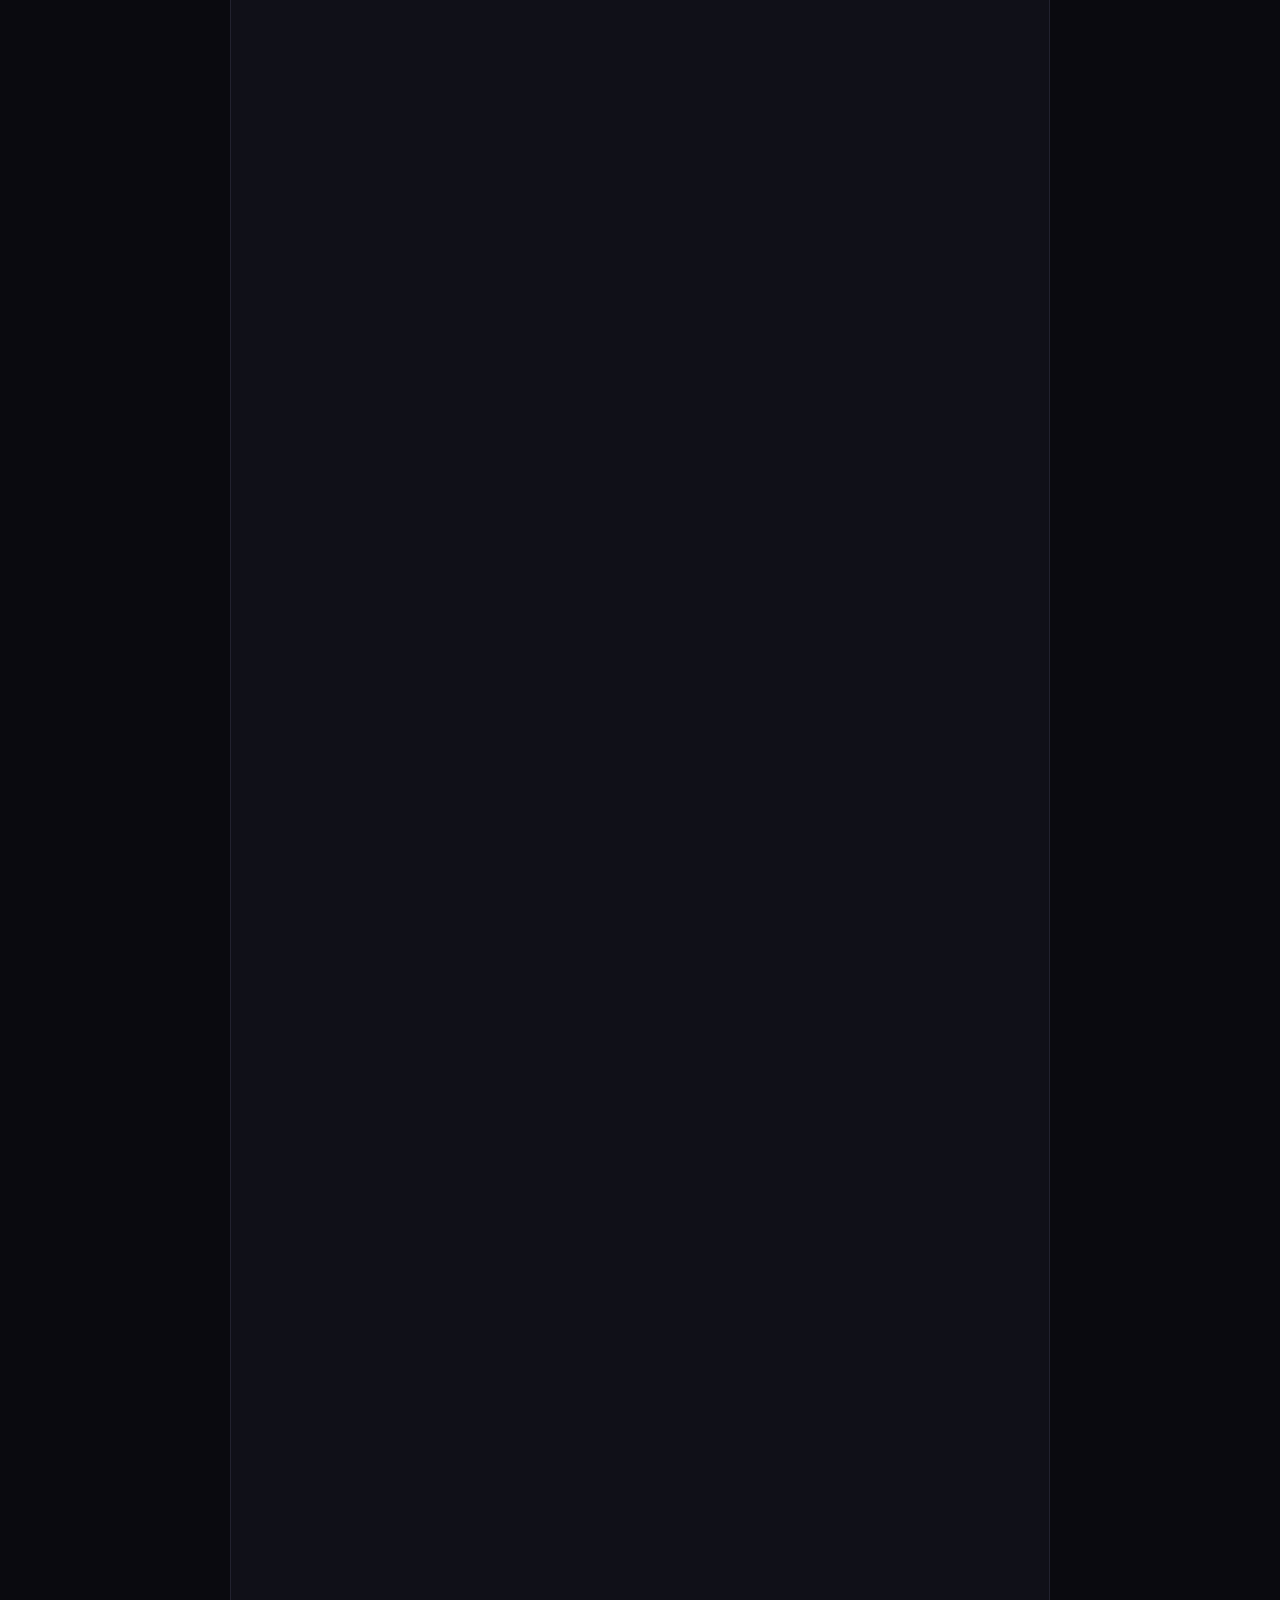
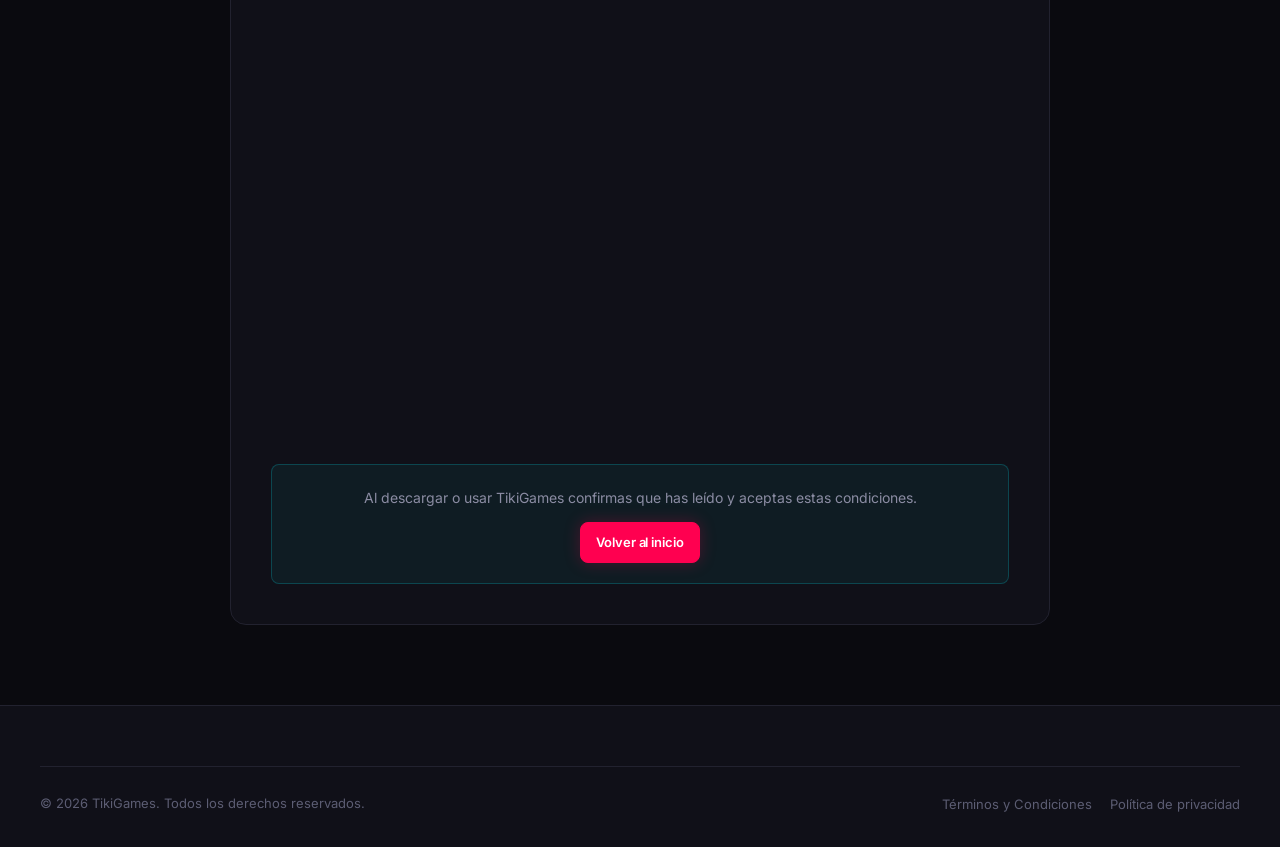
<file: pages/terminos.html>
<!DOCTYPE html>
<html lang="es">
<head>
  <meta charset="UTF-8" />
  <meta name="viewport" content="width=device-width, initial-scale=1.0" />
  <title>Términos y Condiciones — TikiGames</title>
  <link rel="stylesheet" href="../css/00-base.css?v=20" />
  <link rel="stylesheet" href="../css/01-menu.css?v=20" />
  <link rel="stylesheet" href="../css/02-componentes.css?v=20" />
  <link rel="stylesheet" href="../css/03-animaciones.css?v=20" />
  <link rel="stylesheet" href="../css/06-luces.css?v=20" />
  <link rel="stylesheet" href="../css/07-guia-descarga.css?v=20" />
  <link rel="icon" href="../favicon.ico?v=20" sizes="any" />
  <link rel="icon" type="image/svg+xml" href="../assets/img/logo/icono.svg?v=20" />
  <link rel="icon" type="image/png" href="../assets/img/logo/favicon.png?v=20" />
  <link rel="apple-touch-icon" href="../assets/img/logo/apple-touch-icon.png?v=20" />
  <meta property="og:type" content="website" />
  <meta property="og:url" content="https://tikigames.shop/pages/terminos.html" />
  <meta property="og:image" content="https://tikigames.shop/assets/img/logo/og-image.png?v=20" />
  <meta property="og:image:width" content="1200" />
  <meta property="og:image:height" content="630" />
  <meta name="twitter:card" content="summary_large_image" />
  <meta name="twitter:image" content="https://tikigames.shop/assets/img/logo/og-image.png?v=20" />
</head>
<body>

<canvas id="particles-canvas"></canvas>

<!-- NAVBAR -->
<nav class="navbar">
  <a href="../index.html" class="nav-logo">
    <img src="../assets/img/logo/logo-nombre.png?v=20" width="969" height="132" alt="TikiGames" />
  </a>
  <ul class="nav-links">
    <li><a href="../index.html">Inicio</a></li>
    <li><a href="catalogo.html">Juegos</a></li>
    <li><a href="comunidad.html">Comunidad</a></li>
  </ul>
  <div class="nav-actions">
    <button class="nav-search-btn" data-search-open>
      <svg width="18" height="18" viewBox="0 0 24 24" fill="none" stroke="currentColor" stroke-width="2"><circle cx="11" cy="11" r="8"/><path d="m21 21-4.35-4.35"/></svg>
    </button>
    <a class="btn btn-primary btn-descargar" href="https://github.com/davidrocaCOL/tikigames/releases/latest/download/TikiGames-Instalador.exe"><svg class="icono-windows" width="16" height="16" viewBox="0 0 24 24" fill="currentColor" aria-hidden="true"><path d="M3 5.5 10.5 4.5v7H3zM11.5 4.4 21 3v8.5h-9.5zM3 12.5h7.5v7L3 18.5zM11.5 12.5H21V21l-9.5-1.4z"/></svg><span>Descargar</span></a>
  </div>
  <button class="hamburger"><span></span><span></span><span></span></button>
</nav>

<div class="mobile-nav">
  <a href="../index.html">Inicio</a>
  <a href="catalogo.html">Juegos</a>
  <a href="comunidad.html">Comunidad</a>
</div>

<!-- HERO -->
<div style="padding-top:70px;position:relative;overflow:hidden;min-height:220px;display:flex;align-items:center;">
  <div style="position:absolute;inset:0;background:linear-gradient(135deg,rgba(255,0,80,0.08),rgba(0,240,255,0.05));"></div>
  <div style="position:absolute;bottom:0;left:0;right:0;height:80px;background:linear-gradient(to top,var(--bg-primary),transparent);"></div>
  <div style="position:relative;z-index:1;max-width:900px;margin:0 auto;padding:48px 40px;width:100%;">
    <div style="display:flex;align-items:center;gap:8px;color:var(--text-dim);font-size:13px;margin-bottom:16px;">
      <a href="../index.html" style="color:var(--text-dim);transition:var(--transition);" onmouseover="this.style.color='var(--cyan)'" onmouseout="this.style.color='var(--text-dim)'">Inicio</a>
      <span>›</span>
      <span style="color:var(--text-white);">Términos y Condiciones</span>
    </div>
    <h1 style="font-family:var(--display);font-size:clamp(24px,4vw,48px);font-weight:900;margin-bottom:8px;">TÉRMINOS Y CONDICIONES</h1>
    <p style="color:var(--text-dim);font-size:14px;">Última actualización: 30 de octubre de 2026</p>
  </div>
</div>

<!-- CONTENT -->
<div style="max-width:900px;margin:0 auto;padding:40px 40px 80px;">

  <div style="background:var(--bg-secondary);border:1px solid var(--border);border-radius:var(--radius-lg);padding:40px;display:flex;flex-direction:column;gap:40px;">

    <!-- Intro -->
    <div style="background:rgba(255,0,80,0.06);border-left:4px solid var(--red);border-radius:0 var(--radius-sm) var(--radius-sm) 0;padding:16px 20px;">
      <p style="color:var(--text-gray);font-size:14px;line-height:1.8;">
        Estas son las condiciones para usar la aplicación <strong style="color:var(--ink);">TikiGames</strong> y esta web. Al descargar o usar la aplicación, las aceptas. Si no estás de acuerdo con alguna, por favor no la uses.
      </p>
    </div>

    <!-- Secciones -->
    <section class="reveal">
      <h2 style="font-family:var(--display);font-size:20px;font-weight:800;letter-spacing:-.01em;color:var(--ink);margin-bottom:12px;padding-bottom:8px;border-bottom:1px solid var(--border);">1. Quiénes somos</h2>
      <p style="color:var(--text-gray);line-height:1.8;font-size:14px;">TikiGames es una aplicación para creadores de contenido de TikTok LIVE. La operan sus propietarios (en adelante «TikiGames» o «nosotros»). Para cualquier consulta puedes escribirnos a <strong style="color:var(--ink);">soporte.tikigames@gmail.com</strong> o usar el formulario de la sección Comunidad.</p>
    </section>
    <section class="reveal">
      <h2 style="font-family:var(--display);font-size:20px;font-weight:800;letter-spacing:-.01em;color:var(--ink);margin-bottom:12px;padding-bottom:8px;border-bottom:1px solid var(--border);">2. Qué es TikiGames</h2>
      <p style="color:var(--text-gray);line-height:1.8;font-size:14px;">TikiGames es una aplicación para Windows que reúne, en un solo lugar, juegos interactivos, overlays, alertas, escena, Stream Deck, lectura del chat en voz alta, estadísticas y otras herramientas para transmisiones en vivo. La audiencia participa en tiempo real con sus comentarios, taps, follows y regalos.</p>
      <p style="color:var(--text-gray);line-height:1.8;font-size:14px;;margin-top:12px">TikiGames <strong style="color:var(--ink);">no está afiliada, patrocinada ni respaldada por TikTok ni por ByteDance</strong>. TikTok y TikTok LIVE son marcas de sus respectivos titulares.</p>
    </section>
    <section class="reveal">
      <h2 style="font-family:var(--display);font-size:20px;font-weight:800;letter-spacing:-.01em;color:var(--ink);margin-bottom:12px;padding-bottom:8px;border-bottom:1px solid var(--border);">3. Descarga y cuenta</h2>
      <ul style="color:var(--text-gray);font-size:14px;line-height:2;padding-left:20px;list-style:disc;">
        <li>La aplicación se descarga <strong style="color:var(--ink);">gratis</strong> desde esta web y se actualiza sola.</li>
        <li>Para usarla hace falta crear una cuenta TikiGames con un correo electrónico. Eres responsable de mantener tu contraseña en secreto.</li>
        <li>Una misma cuenta puede usarse en un máximo de <strong style="color:var(--ink);">2 computadores</strong>, nunca en los dos a la vez.</li>
        <li>Debes tener la edad mínima que exige TikTok para hacer transmisiones en vivo en tu país.</li>
      </ul>
    </section>
    <section class="reveal">
      <h2 style="font-family:var(--display);font-size:20px;font-weight:800;letter-spacing:-.01em;color:var(--ink);margin-bottom:12px;padding-bottom:8px;border-bottom:1px solid var(--border);">4. Planes y pagos</h2>
      <p style="color:var(--text-gray);line-height:1.8;font-size:14px;">La aplicación tiene un plan gratis con límites y planes de pago que lo desbloquean todo. Los planes se eligen y se pagan dentro de la aplicación. Precios en dólares estadounidenses (USD):</p>
      <ul style="color:var(--text-gray);font-size:14px;line-height:2;padding-left:20px;list-style:disc;">
        <li><strong style="color:var(--ink);">Gratis</strong>: 0 USD, con límites.</li>
        <li><strong style="color:var(--ink);">Pase diario</strong>: 3 USD por 24 horas. No se renueva.</li>
        <li><strong style="color:var(--ink);">Mensual</strong>: 20 USD al mes. Se renueva solo cada mes.</li>
        <li><strong style="color:var(--ink);">Anual</strong>: 150 USD al año. Se renueva solo cada año.</li>
      </ul>
      <ul style="color:var(--text-gray);font-size:14px;line-height:2;padding-left:20px;list-style:disc;margin-top:8px">
        <li>El precio de cada plan se muestra también dentro de la aplicación antes de pagar.</li>
        <li>Los pagos los procesa <strong style="color:var(--ink);">Creem</strong>, que actúa como vendedor oficial (Merchant of Record) y se encarga de los impuestos de cada país. TikiGames no ve ni guarda los datos de tu tarjeta.</li>
        <li>El <strong style="color:var(--ink);">pase diario</strong> da acceso durante el tiempo indicado en la compra y no se renueva solo.</li>
        <li>Los planes <strong style="color:var(--ink);">mensual y anual se renuevan automáticamente</strong> al final de cada periodo con el mismo método de pago, hasta que los canceles.</li>
        <li>Puedes pasar del plan mensual al anual desde la aplicación; se descuenta la parte del mes que no hayas usado.</li>
        <li>Puedes cancelar la renovación cuando quieras desde la aplicación. Conservas el acceso hasta que termine el periodo ya pagado.</li>
      </ul>
    </section>
    <section class="reveal">
      <h2 style="font-family:var(--display);font-size:20px;font-weight:800;letter-spacing:-.01em;color:var(--ink);margin-bottom:12px;padding-bottom:8px;border-bottom:1px solid var(--border);">5. Reembolsos</h2>
      <p style="color:var(--text-gray);line-height:1.8;font-size:14px;">Los planes son servicios digitales que se activan al momento. Por eso, una vez hecho el pago, no se hacen reembolsos por periodos ya iniciados, salvo cuando la ley aplicable lo exija o por un cobro duplicado o erróneo. Si tienes un problema con un cobro, escríbenos antes de reclamar ante tu banco y lo revisamos.</p>
    </section>
    <section class="reveal">
      <h2 style="font-family:var(--display);font-size:20px;font-weight:800;letter-spacing:-.01em;color:var(--ink);margin-bottom:12px;padding-bottom:8px;border-bottom:1px solid var(--border);">6. Licencia de uso</h2>
      <p style="color:var(--text-gray);line-height:1.8;font-size:14px;">Te damos una <strong style="color:var(--ink);">licencia personal, no exclusiva e intransferible</strong> para usar la aplicación y sus juegos en tus propias transmisiones mientras tu cuenta esté activa. Queda prohibido:</p>
      <ul style="color:var(--text-gray);font-size:14px;line-height:2;padding-left:20px;list-style:disc;">
        <li>Compartir, revender o prestar tu cuenta o los juegos a terceros.</li>
        <li>Copiar, modificar, descompilar o hacer ingeniería inversa de la aplicación o de los juegos.</li>
        <li>Intentar saltarse los límites del plan, las protecciones o el control de cuentas.</li>
      </ul>
    </section>
    <section class="reveal">
      <h2 style="font-family:var(--display);font-size:20px;font-weight:800;letter-spacing:-.01em;color:var(--ink);margin-bottom:12px;padding-bottom:8px;border-bottom:1px solid var(--border);">7. Juegos comprados antes de la aplicación</h2>
      <p style="color:var(--text-gray);line-height:1.8;font-size:14px;">Si compraste un juego suelto antes de la llegada de la aplicación TikiGames, tu licencia sigue funcionando según las condiciones con las que lo compraste. Esos juegos sueltos ya no reciben mejoras: las novedades llegan solo dentro de la aplicación.</p>
    </section>
    <section class="reveal">
      <h2 style="font-family:var(--display);font-size:20px;font-weight:800;letter-spacing:-.01em;color:var(--ink);margin-bottom:12px;padding-bottom:8px;border-bottom:1px solid var(--border);">8. Requisitos</h2>
      <ul style="color:var(--text-gray);font-size:14px;line-height:2;padding-left:20px;list-style:disc;">
        <li>Un computador con Windows 10 u 11.</li>
        <li>Una cuenta de TikTok con acceso a TikTok LIVE.</li>
        <li>Conexión a internet estable durante las transmisiones.</li>
        <li>TikFinity es opcional: la aplicación se conecta directamente a TikTok y también puede usar TikFinity si ya lo tienes.</li>
      </ul>
      <p style="color:var(--text-gray);line-height:1.8;font-size:14px;;margin-top:12px">Las funciones que dependen de TikTok pueden cambiar o dejar de funcionar si TikTok cambia su servicio. No somos responsables de esos cambios, aunque haremos lo posible por adaptarnos.</p>
    </section>
    <section class="reveal">
      <h2 style="font-family:var(--display);font-size:20px;font-weight:800;letter-spacing:-.01em;color:var(--ink);margin-bottom:12px;padding-bottom:8px;border-bottom:1px solid var(--border);">9. Uso responsable</h2>
      <p style="color:var(--text-gray);line-height:1.8;font-size:14px;">Te comprometes a usar TikiGames de forma legal y respetando las normas de la comunidad de TikTok. Está prohibido usarla para difundir contenido ilegal, ofensivo, discriminatorio o violento, para engañar a la audiencia o para intentar dañar la aplicación o a otros usuarios.</p>
      <p style="color:var(--text-gray);line-height:1.8;font-size:14px;;margin-top:12px">Podemos suspender o cerrar las cuentas que incumplan estas condiciones.</p>
    </section>
    <section class="reveal">
      <h2 style="font-family:var(--display);font-size:20px;font-weight:800;letter-spacing:-.01em;color:var(--ink);margin-bottom:12px;padding-bottom:8px;border-bottom:1px solid var(--border);">10. Propiedad intelectual</h2>
      <p style="color:var(--text-gray);line-height:1.8;font-size:14px;">La aplicación, los juegos, los diseños, el código, los nombres y los logotipos de TikiGames son de sus propietarios y están protegidos por las leyes de propiedad intelectual. Usarlos no te da ningún derecho de propiedad sobre ellos. El contenido que tú subas a la aplicación (tus sonidos, imágenes o videos) sigue siendo tuyo, y eres responsable de tener permiso para usarlo.</p>
    </section>
    <section class="reveal">
      <h2 style="font-family:var(--display);font-size:20px;font-weight:800;letter-spacing:-.01em;color:var(--ink);margin-bottom:12px;padding-bottom:8px;border-bottom:1px solid var(--border);">11. Tus datos</h2>
      <p style="color:var(--text-gray);line-height:1.8;font-size:14px;">Solo usamos los datos necesarios para que el servicio funcione:</p>
      <ul style="color:var(--text-gray);font-size:14px;line-height:2;padding-left:20px;list-style:disc;">
        <li><strong style="color:var(--ink);">Tu cuenta:</strong> correo electrónico y, si lo indicas, tu usuario de TikTok.</li>
        <li><strong style="color:var(--ink);">Tu configuración y tus estadísticas:</strong> se guardan en tu computador y, si usas la cuenta en la nube, también en nuestros servidores para que no las pierdas.</li>
        <li><strong style="color:var(--ink);">Lo que pasa en tu directo</strong> (comentarios, regalos, taps) se usa para que funcionen los juegos, las alertas y las estadísticas.</li>
        <li><strong style="color:var(--ink);">Los pagos</strong> los gestiona la pasarela de pago; nosotros solo sabemos qué plan tienes y hasta cuándo.</li>
      </ul>
      <p style="color:var(--text-gray);line-height:1.8;font-size:14px;;margin-top:12px">No vendemos tus datos. Puedes pedir que borremos tu cuenta y tus datos escribiendo a <strong style="color:var(--ink);">soporte.tikigames@gmail.com</strong>.</p>
    </section>
    <section class="reveal">
      <h2 style="font-family:var(--display);font-size:20px;font-weight:800;letter-spacing:-.01em;color:var(--ink);margin-bottom:12px;padding-bottom:8px;border-bottom:1px solid var(--border);">12. Limitación de responsabilidad</h2>
      <p style="color:var(--text-gray);line-height:1.8;font-size:14px;">La aplicación se ofrece tal como está. Trabajamos para que funcione siempre bien, pero no podemos garantizar que no haya fallos o cortes. En la medida en que la ley lo permita, TikiGames no responde por pérdidas de ingresos, audiencia o datos derivadas de su uso, y su responsabilidad máxima nunca superará lo que hayas pagado en los últimos 3 meses.</p>
    </section>
    <section class="reveal">
      <h2 style="font-family:var(--display);font-size:20px;font-weight:800;letter-spacing:-.01em;color:var(--ink);margin-bottom:12px;padding-bottom:8px;border-bottom:1px solid var(--border);">13. Cambios en estas condiciones</h2>
      <p style="color:var(--text-gray);line-height:1.8;font-size:14px;">Podemos actualizar estas condiciones. Publicaremos los cambios en esta página con su fecha, y si son importantes te avisaremos dentro de la aplicación. Seguir usando TikiGames después de un cambio significa que lo aceptas.</p>
    </section>
    <section class="reveal">
      <h2 style="font-family:var(--display);font-size:20px;font-weight:800;letter-spacing:-.01em;color:var(--ink);margin-bottom:12px;padding-bottom:8px;border-bottom:1px solid var(--border);">14. Ley aplicable</h2>
      <p style="color:var(--text-gray);line-height:1.8;font-size:14px;">Estas condiciones se rigen por las leyes de la República de Colombia. Cualquier desacuerdo se intentará resolver primero de forma amistosa escribiéndonos; si no es posible, se acudirá a los jueces competentes de Bogotá, Colombia, sin perjuicio de los derechos que te dé la ley de tu país como consumidor.</p>
    </section>

    <!-- Aceptación -->
    <div style="background:rgba(0,240,255,0.05);border:1px solid rgba(0,240,255,0.2);border-radius:var(--radius-sm);padding:20px 24px;text-align:center;">
      <p style="color:var(--text-gray);font-size:14px;line-height:1.8;margin-bottom:12px;">Al descargar o usar TikiGames confirmas que has leído y aceptas estas condiciones.</p>
      <a href="../index.html" class="btn btn-primary">Volver al inicio</a>
    </div>

  </div>
</div>

<!-- FOOTER -->
<footer class="footer">
  <div class="footer-bottom" style="max-width:1400px;margin:0 auto;padding-top:24px;border-top:1px solid var(--border);display:flex;justify-content:space-between;align-items:center;flex-wrap:wrap;gap:12px;">
    <p style="color:var(--text-dim);font-size:13px;">© <span data-anio>2026</span> TikiGames. Todos los derechos reservados.</p>
    <span><a href="terminos.html" style="color:var(--text-dim);font-size:13px;transition:var(--transition);" onmouseover="this.style.color='var(--cyan)'" onmouseout="this.style.color='var(--text-dim)'">Términos y Condiciones</a><a href="privacidad.html" style="color:var(--text-dim);font-size:13px;transition:0.3s;margin-left:18px;" onmouseover="this.style.color='var(--cyan)'" onmouseout="this.style.color='var(--text-dim)'">Política de privacidad</a></span>
  </div>
</footer>

<!-- SEARCH OVERLAY -->
<div class="search-overlay" id="search-overlay">
  <button data-search-close style="position:absolute;top:30px;right:40px;font-size:28px;color:var(--text-gray);">✕</button>
  <div class="search-input-wrap">
    <input class="search-big" type="text" placeholder="Buscar juegos..." />
    <span class="search-big-icon"><svg width="22" height="22" viewBox="0 0 24 24" fill="none" stroke="currentColor" stroke-width="2"><circle cx="11" cy="11" r="8"/><path d="m21 21-4.35-4.35"/></svg></span>
  </div>
</div>


<script src="../js/00-menu.js?v=20"></script>
<script src="../js/01-buscador.js?v=20"></script>
<script src="../js/02-animaciones.js?v=24"></script>
<script src="../js/08-luces.js?v=20"></script>
<script src="../js/03-interfaz.js?v=21"></script>
<script src="../js/04-idioma.js?v=21"></script>
<script src="../js/09-guia-descarga.js?v=20"></script>
</body>
</html>
</file>
<file: css/00-base.css>
/* ============================================
   TIKIGAMES - BASE
   Variables, Reset, Tipografía, Scrollbar
   ============================================ */

/* La misma letra que la app TikiGames (Inter), guardada en la web: sin depender de Google */
@font-face { font-family: 'Inter'; font-style: normal; font-weight: 100 900; font-display: swap; src: url('../assets/fuentes/inter-normal.woff2') format('woff2'); }
@font-face { font-family: 'Inter'; font-style: italic; font-weight: 100 900; font-display: swap; src: url('../assets/fuentes/inter-italic.woff2') format('woff2'); }

/* ─── Variables ─────────────────────────────── */
:root {
  /* Colores de la app TikiGames (css/base.css de la app). Si cambian allí, se cambian aquí. */
  --bg:          #0a0a0f;
  --bg-2:        #0c0c13;
  --barra:       #0e0e16;
  --surface:     #101018;
  --surface-2:   #171722;
  --surface-3:   #1b1b27;
  --line:        #22222f;
  --line-soft:   #1b1b26;
  --line-2:      #3a3a55;
  --ink:         #eef0f6;
  --ink-dim:     #8b8ca3;
  --ink-faint:   #5c5d73;
  --red:         #ff0050;
  --red-rgb:     255,0,80;
  --red-soft:    rgba(255,0,80,.13);
  --cyan:        #00f0ff;
  --cyan-rgb:    0,240,255;
  --cyan-soft:   rgba(0,240,255,.12);
  --warn:        #ffc13b;
  --r:           10px;
  --suave:       cubic-bezier(.4,0,.2,1);
  --muelle:      cubic-bezier(.2,.9,.25,1.06);
  --display:     'Inter', system-ui, sans-serif;

  /* Los nombres de siempre de la web, apuntando a los colores de la app */
  --bg-primary:      var(--bg);
  --bg-secondary:    var(--surface);
  --bg-card:         var(--surface-2);
  --bg-overlay:      rgba(10,10,15,0.85);
  --red-dark:        #e00047;
  --cyan-dark:       #00c8d6;
  --purple:          #a78bfa;
  --gold:            var(--warn);
  --text-white:      var(--ink);
  --text-gray:       var(--ink-dim);
  --text-dim:        var(--ink-faint);
  --border:          var(--line);
  --border-glow:     rgba(0,240,255,0.3);
  --radius-sm:       8px;
  --radius-md:       10px;
  --radius-lg:       16px;
  --shadow-red:      0 0 16px rgba(255,0,80,.25);
  --shadow-cyan:     0 0 16px rgba(0,240,255,.2);
  --shadow-card:     0 14px 34px rgba(0,0,0,.45);
  --transition:      .15s var(--suave);
  --transition-slow: .35s var(--suave);
}

/* ─── Reset ──────────────────────────────────── */
*, *::before, *::after { box-sizing: border-box; margin: 0; padding: 0; }

html { scroll-behavior: smooth; }

body {
  font-family: var(--display);
  background: var(--bg-primary);
  color: var(--text-white);
  overflow-x: hidden;
  line-height: 1.6;
}

a       { text-decoration: none; color: inherit; }
ul      { list-style: none; }
img     { max-width: 100%; display: block; }
button  { cursor: pointer; border: none; outline: none; background: none; }

/* ─── Scrollbar ─────────────────────────────── */
::-webkit-scrollbar       { width: 9px; height: 9px; }
::-webkit-scrollbar-track { background: transparent; }
::-webkit-scrollbar-thumb { background: var(--line); border-radius: 9px; }

/* ─── Tipografía ─────────────────────────────── */
.font-display, .font-title { font-family: var(--display); }

/* Títulos como en la app: Inter gruesa y apretadita */
h1, h2, h3 {
  font-family: var(--display);
  font-weight: 800;
  letter-spacing: -.01em;
  line-height: 1.1;
}

/* El fondo de puntitos no existe en la app: fuera */
#particles-canvas { display: none; }

:focus-visible { outline: 2px solid var(--cyan); outline-offset: 2px; border-radius: 4px; }

/* ─── Utilidades de layout ───────────────────── */
.section {
  padding: 80px 40px;
  max-width: 1400px;
  margin: 0 auto;
}

.divider {
  height: 1px;
  background: linear-gradient(90deg, transparent, var(--border), transparent);
  margin: 0 40px;
}

.stars {
  color: var(--gold);
  font-size: 14px;
  letter-spacing: 1px;
}

/* ─── Responsive base ────────────────────────── */
@media (max-width: 768px) {
  .section { padding: 60px 20px; }
}

/* Enlaces del pie (3-nov-2026): el color al pasar el ratón va aquí y no en el HTML, así la web no necesita código en línea (seguridad) */
.pie-enlace { color: var(--text-dim); }
.pie-enlace:hover { color: var(--cyan); }
.pie-enlace.al-blanco:hover { color: #fff; }
</file>
<file: css/01-menu.css>
/* ============================================
   TIKIGAMES - NAVBAR
   Navbar fija, mobile nav, hamburger
   ============================================ */

.navbar {
  position: fixed;
  top: 0; left: 0; right: 0;
  z-index: 1000;
  display: flex;
  align-items: center;
  justify-content: space-between;
  padding: 0 40px;
  height: 70px;
  background: rgba(14,14,22,0.92);
  backdrop-filter: blur(14px);
  border-bottom: 1px solid var(--line);
  transition: var(--transition);
}

.navbar.scrolled {
  background: var(--barra);
  box-shadow: 0 8px 24px rgba(0,0,0,.35);
}

/* Logo: el mismo de la app (mando + TikiGames, 1-nov-2026) */
.nav-logo { display: flex; align-items: center; }
.nav-logo img {
  height: 28px;
  width: auto;
  transition: var(--transition);
}
.nav-logo img:hover { filter: drop-shadow(0 0 10px rgba(255,0,80,0.35)); }

/* Links */
.nav-links {
  display: flex;
  align-items: center;
  gap: 32px;
}

.nav-links a {
  font-family: var(--display);
  font-weight: 600;
  font-size: 14.5px;
  color: var(--text-gray);
  position: relative;
  padding-bottom: 4px;
  transition: var(--transition);
}

.nav-links a::after {
  content: '';
  position: absolute;
  bottom: 0; left: 0;
  width: 0; height: 2px;
  background: var(--red);
  border-radius: 2px;
  transition: var(--transition);
}

.nav-links a:hover,
.nav-links a.active { color: var(--text-white); }

.nav-links a:hover::after,
.nav-links a.active::after { width: 100%; }

/* Acciones derecha */
.nav-actions {
  display: flex;
  align-items: center;
  gap: 16px;
}

.nav-search-btn {
  color: var(--text-gray);
  padding: 8px;
  display: flex;
  align-items: center;
  transition: var(--transition);
}
.nav-search-btn:hover { color: var(--cyan); }

/* Botón de descarga de la app (arriba a la derecha y en cada juego) */
.btn-descargar { gap: 8px; white-space: nowrap; }
.btn-descargar .icono-windows { flex-shrink: 0; }

/* Hamburger */
.hamburger {
  display: none;
  flex-direction: column;
  gap: 5px;
  padding: 8px;
}
.hamburger span {
  display: block;
  width: 24px; height: 2px;
  background: var(--text-white);
  border-radius: 1px;
  transition: var(--transition);
}

/* Mobile nav */
.mobile-nav {
  position: fixed;
  top: 70px; left: 0; right: 0;
  background: rgba(10,10,15,0.98);
  backdrop-filter: blur(20px);
  padding: 20px;
  border-bottom: 1px solid var(--border);
  z-index: 999;
  transform: translateY(-110%);
  transition: var(--transition-slow);
}
.mobile-nav.open { transform: translateY(0); }

.mobile-nav a {
  display: block;
  padding: 14px 0;
  border-bottom: 1px solid var(--border);
  font-family: var(--display);
  font-weight: 600;
  font-size: 17.5px;
  color: var(--text-gray);
  transition: var(--transition);
}
.mobile-nav a:hover { color: var(--red); padding-left: 8px; }

/* Responsive */
@media (max-width: 768px) {
  .navbar     { padding: 0 20px; }
  .nav-links  { display: none; }
  .hamburger  { display: flex; }
}

/* ─── Language switcher ──────────────────────── */
.lang-switch {
  display: flex;
  align-items: center;
  gap: 2px;
  background: rgba(255,255,255,0.06);
  border: 1px solid var(--border);
  border-radius: 20px;
  padding: 3px 4px;
  font-family:var(--display);
  font-size: 12px;
  font-weight: 700;
  letter-spacing: 0.5px;
}
.lang-btn {
  padding: 4px 10px;
  border-radius: 16px;
  cursor: pointer;
  color: var(--text-dim);
  transition: var(--transition);
  user-select: none;
  background: none;
  border: none;
  font-family: inherit;
  font-size: inherit;
  font-weight: inherit;
  letter-spacing: inherit;
}
.lang-btn:hover  { color: var(--text-white); }
.lang-btn.active { background: var(--red); color: white; box-shadow: var(--shadow-red); }
@media (max-width: 768px) {
  .navbar    { padding: 0 16px; height: 64px; }
  .nav-logo img { height: 22px; }
  .hamburger { display: flex; }
  .nav-links { display: none; }
  .btn-primary.nav-cta { padding: 10px 16px; font-size: 13px; }
  .nav-actions .btn-descargar { padding: 10px 14px; font-size: 13px; }
}
</file>
<file: css/02-componentes.css>
/* ============================================
   TIKIGAMES - COMPONENTS
   Botones, Badges, Cards, Modal, Forms,
   Toast, Search, Live badge, Paginación
   ============================================ */

/* ─── Botones (como en la app) ──────────────── */
.btn {
  display: inline-flex;
  align-items: center;
  gap: 8px;
  padding: 9px 15px;
  border-radius: 8px;
  border: 1px solid var(--line);
  background: var(--surface-2);
  color: var(--ink);
  font-family: var(--display);
  font-weight: 600;
  font-size: 13px;
  letter-spacing: -.005em;
  transition: transform .18s var(--muelle), background-color .2s, border-color .2s, color .2s, box-shadow .2s, filter .2s;
}
.btn:hover  { border-color: #3a3a52; transform: translateY(-1px); }
.btn:active { transform: translateY(0) scale(.98); }

.btn-primary { background: var(--red); border-color: var(--red); color: #fff; box-shadow: 0 0 16px rgba(var(--red-rgb),.25); }
.btn-primary:hover { filter: brightness(1.1); border-color: var(--red); }

.btn-outline { background: transparent; color: var(--ink-dim); }
.btn-outline:hover { color: var(--ink); }

.btn-cyan { background: transparent; border-color: rgba(var(--cyan-rgb),.4); color: var(--cyan); }
.btn-cyan:hover { background: var(--cyan-soft); border-color: var(--cyan); }

.btn-lg { padding: 0 22px; height: 46px; font-size: 15px; border-radius: 10px; }

/* ─── Section header ─────────────────────────── */
.section-header {
  display: flex;
  align-items: center;
  justify-content: space-between;
  margin-bottom: 32px;
}

.section-title {
  font-family:var(--display);
  font-size: 28px;
  font-weight: 700;
  letter-spacing: 2px;
  text-transform: uppercase;
  position: relative;
  padding-left: 16px;
}
.section-title::before {
  content: '';
  position: absolute;
  left: 0; top: 50%;
  transform: translateY(-50%);
  width: 4px; height: 70%;
  background: var(--red);
  border-radius: 2px;
  }

.section-link {
  font-family: var(--display);
  font-weight: 600;
  font-size: 14px;
  color: var(--text-gray);
  display: flex;
  align-items: center;
  gap: 6px;
  transition: var(--transition);
}
.section-link:hover { color: var(--cyan); }

/* ─── Badges ─────────────────────────────────── */
.badge {
  display: inline-block;
  padding: 3px 10px;
  border-radius: 4px;
  font-family: var(--display);
  font-weight: 700;
  font-size: 11px;
}
.badge-red    { background: var(--red);                   color: white; }
.badge-cyan   { background: var(--cyan);                  color: var(--bg-primary); }
.badge-purple { background: var(--purple);                color: white; }
.badge-gold   { background: var(--gold);                  color: var(--bg-primary); }
.badge-gray   { background: rgba(255,255,255,0.1);        color: var(--text-gray); }

/* ─── Live badge ─────────────────────────────── */
.live-badge {
  display: inline-flex;
  align-items: center;
  gap: 6px;
  background: var(--red);
  color: white;
  font-family:var(--display);
  font-weight: 700;
  font-size: 12px;
  letter-spacing: 1px;
  padding: 4px 10px;
  border-radius: 4px;
}
.live-dot {
  width: 6px; height: 6px;
  border-radius: 50%;
  background: white;
  animation: live-pulse 1.2s ease infinite;
}

/* ─── Stats strip ────────────────────────────── */
.stats-strip {
  display: flex;
  gap: 48px;
}
.stat-number {
  font-family:var(--display);
  font-size: 28px;
  font-weight: 700;
  color: var(--cyan);
  line-height: 1;
  text-shadow: 0 0 20px rgba(0,240,255,0.5);
}
.stat-label {
  font-size: 13px;
  color: var(--text-dim);
  margin-top: 4px;
  letter-spacing: 0.5px;
}

/* ─── Game card ──────────────────────────────── */
.game-card {
  background: var(--bg-card);
  border-radius: var(--radius-md);
  overflow: hidden;
  border: 1px solid var(--border);
  transition: var(--transition);
  cursor: pointer;
  position: relative;
}
.game-card:hover {
  border-color: var(--cyan);
  box-shadow: 0 0 24px rgba(0,240,255,0.2), var(--shadow-card);
  transform: translateY(-6px);
}
.game-card-img {
  width: 100%;
  aspect-ratio: 16/9;
  object-fit: cover;
  transition: var(--transition);
}
.game-card:hover .game-card-img { transform: scale(1.05); }

.game-card-overlay {
  position: absolute;
  top: 0; left: 0; right: 0;
  padding: 12px;
  display: flex;
  justify-content: space-between;
  align-items: flex-start;
}
.game-card-body    { padding: 14px 16px 16px; }
.game-card-name    { font-family:var(--display); font-size: 17px; font-weight: 700; margin-bottom: 6px; letter-spacing: 0.5px; }
.game-card-meta    { display: flex; align-items: center; gap: 10px; font-size: 12px; color: var(--text-gray); }
.game-card-players { display: flex; align-items: center; gap: 4px; }
.game-card-price   { font-family:var(--display); font-weight: 700; font-size: 16px; color: var(--cyan); margin-top: 8px; }
.game-card-price.free { color: var(--gold); }

/* ─── Grid layouts ───────────────────────────── */
.games-grid {
  display: grid;
  grid-template-columns: repeat(auto-fill, minmax(220px, 1fr));
  gap: 20px;
}
.games-grid-4 {
  display: grid;
  grid-template-columns: repeat(4, 1fr);
  gap: 20px;
}

/* ─── Scroll horizontal ──────────────────────── */
.scroll-container {
  display: flex;
  gap: 16px;
  overflow-x: auto;
  padding-bottom: 12px;
  scrollbar-width: none;
}
.scroll-container::-webkit-scrollbar { display: none; }

.scroll-nav  { display: flex; gap: 8px; }
.scroll-btn  {
  width: 36px; height: 36px;
  border-radius: 50%;
  background: var(--bg-card);
  border: 1px solid var(--border);
  color: var(--text-gray);
  display: flex;
  align-items: center;
  justify-content: center;
  font-size: 14px;
  transition: var(--transition);
}
.scroll-btn:hover { background: var(--red); border-color: var(--red); color: white; }

/* ─── Modal ──────────────────────────────────── */
.modal-overlay {
  position: fixed;
  inset: 0;
  background: rgba(0,0,0,0.85);
  backdrop-filter: blur(8px);
  z-index: 2000;
  display: flex;
  align-items: center;
  justify-content: center;
  opacity: 0;
  pointer-events: none;
  transition: var(--transition);
}
.modal-overlay.open { opacity: 1; pointer-events: all; }

.modal {
  background: var(--bg-secondary);
  border: 1px solid var(--border);
  border-radius: var(--radius-lg);
  padding: 40px;
  width: 90%;
  max-width: 500px;
  position: relative;
  transform: scale(0.9) translateY(20px);
  transition: var(--transition);
  box-shadow: 0 20px 60px rgba(0,0,0,0.5);
}
.modal-overlay.open .modal { transform: scale(1) translateY(0); }

.modal-close {
  position: absolute;
  top: 16px; right: 20px;
  font-size: 24px;
  color: var(--text-dim);
  transition: var(--transition);
}
.modal-close:hover { color: var(--red); }

.modal h2          { font-size: 28px; margin-bottom: 8px; }
.modal p.subtitle  { color: var(--text-gray); font-size: 14px; margin-bottom: 28px; }

/* ─── Forms ──────────────────────────────────── */
.form-group       { margin-bottom: 20px; }

.form-group label {
  display: block;
  font-family:var(--display);
  font-size: 13px;
  font-weight: 600;
  letter-spacing: 1px;
  text-transform: uppercase;
  color: var(--text-gray);
  margin-bottom: 8px;
}

.form-control {
  width: 100%;
  background: var(--bg-card);
  border: 1px solid var(--border);
  border-radius: var(--radius-sm);
  padding: 12px 16px;
  color: var(--text-white);
  font-family: 'Inter', sans-serif;
  font-size: 15px;
  transition: var(--transition);
}
.form-control:focus {
  outline: none;
  border-color: var(--cyan);
  box-shadow: 0 0 0 3px rgba(0,240,255,0.1);
}
.form-control::placeholder { color: var(--text-dim); }

/* ─── Toast ──────────────────────────────────── */
.toast {
  position: fixed;
  bottom: 30px; right: 30px;
  background: var(--bg-card);
  border: 1px solid var(--border);
  border-left: 4px solid var(--cyan);
  border-radius: var(--radius-sm);
  padding: 16px 20px;
  display: flex;
  align-items: center;
  gap: 12px;
  z-index: 3000;
  transform: translateX(120%);
  transition: var(--transition-slow);
  min-width: 280px;
  box-shadow: var(--shadow-card);
}
.toast.show    { transform: translateX(0); }
.toast-text    { font-size: 14px; }
.toast-title   { font-weight: 600; }
.toast-msg     { color: var(--text-gray); font-size: 13px; }

/* ─── Search overlay ─────────────────────────── */
.search-overlay {
  position: fixed;
  inset: 0;
  background: rgba(0,0,0,0.9);
  backdrop-filter: blur(16px);
  z-index: 1500;
  display: flex;
  flex-direction: column;
  align-items: center;
  padding-top: 120px;
  opacity: 0;
  pointer-events: none;
  transition: var(--transition);
}
.search-overlay.open { opacity: 1; pointer-events: all; }

.search-input-wrap {
  width: 90%;
  max-width: 700px;
  position: relative;
}
.search-big {
  width: 100%;
  background: var(--bg-card);
  border: 2px solid var(--cyan);
  border-radius: 50px;
  padding: 20px 60px 20px 28px;
  color: white;
  font-size: 22px;
  font-family:var(--display);
  box-shadow: var(--shadow-cyan);
}
.search-big:focus { outline: none; }

.search-big-icon {
  position: absolute;
  right: 24px; top: 50%;
  transform: translateY(-50%);
  color: var(--cyan);
  display: flex;
  align-items: center;
}

/* ─── Paginación ─────────────────────────────── */
.pagination {
  display: flex;
  align-items: center;
  gap: 8px;
  justify-content: center;
  margin-top: 40px;
}
.page-btn {
  width: 40px; height: 40px;
  border-radius: var(--radius-sm);
  background: var(--bg-card);
  border: 1px solid var(--border);
  color: var(--text-gray);
  font-family:var(--display);
  font-weight: 600;
  font-size: 15px;
  display: flex;
  align-items: center;
  justify-content: center;
  transition: var(--transition);
}
.page-btn:hover        { border-color: var(--red); color: var(--red); }
.page-btn.active       { background: var(--red); border-color: var(--red); color: white; }

/* ─── Footer ─────────────────────────────────── */
.footer {
  background: var(--bg-secondary);
  border-top: 1px solid var(--border);
  padding: 60px 40px 30px;
}
.footer-grid {
  display: grid;
  grid-template-columns: 2fr 1fr 1fr 1fr;
  gap: 48px;
  max-width: 1400px;
  margin: 0 auto 40px;
}
.footer-brand p {
  color: var(--text-gray);
  font-size: 14px;
  line-height: 1.7;
  margin-top: 16px;
  max-width: 280px;
}
.footer-logo { height: 30px; width: auto; }

.footer-col h4 {
  font-family:var(--display);
  font-size: 16px;
  font-weight: 700;
  letter-spacing: 1.5px;
  text-transform: uppercase;
  color: var(--text-white);
  margin-bottom: 20px;
  position: relative;
  padding-bottom: 10px;
}
.footer-col h4::after {
  content: '';
  position: absolute;
  bottom: 0; left: 0;
  width: 30px; height: 2px;
  background: var(--red);
}
.footer-col ul li          { margin-bottom: 10px; }
.footer-col ul li a        { color: var(--text-gray); font-size: 14px; transition: var(--transition); display: flex; align-items: center; gap: 6px; }
.footer-col ul li a:hover  { color: var(--cyan); padding-left: 4px; }

.footer-bottom {
  border-top: 1px solid var(--border);
  padding-top: 24px;
  display: flex;
  justify-content: space-between;
  align-items: center;
  max-width: 1400px;
  margin: 0 auto;
}
.footer-bottom p { color: var(--text-dim); font-size: 13px; }

.social-links { display: flex; gap: 12px; }
.social-btn {
  width: 36px; height: 36px;
  border-radius: 50%;
  background: rgba(255,255,255,0.05);
  display: flex;
  align-items: center;
  justify-content: center;
  color: var(--text-gray);
  transition: var(--transition);
  border: 1px solid var(--border);
}
.social-btn:hover {
  background: var(--red);
  border-color: var(--red);
  color: white;
  box-shadow: var(--shadow-red);
  transform: translateY(-3px);
}

/* ─── Responsive components ──────────────────── */
@media (max-width: 1100px) {
  .games-grid-4  { grid-template-columns: repeat(3, 1fr); }
  .footer-grid   { grid-template-columns: 1fr 1fr; }
}
@media (max-width: 768px) {
  .games-grid-4  { grid-template-columns: repeat(2, 1fr); }
  .stats-strip   { gap: 24px; flex-wrap: wrap; }
  .footer-grid   { grid-template-columns: 1fr; }
  .footer        { padding: 40px 20px 20px; }
  .games-grid    { grid-template-columns: repeat(2, 1fr); }
}
@media (max-width: 480px) {
  .games-grid,
  .games-grid-4  { grid-template-columns: 1fr; }
}

/* ============================================
   MOBILE — Versión teléfonos
   ============================================ */

/* ─── Carrusel de imágenes ───────────────────── */
.carousel {
  position: relative;
  width: 100%;
  overflow: hidden;
  border-radius: var(--radius-lg);
  background: var(--bg-card);
}
.carousel-track {
  display: flex;
  transition: transform 0.5s cubic-bezier(0.4,0,0.2,1);
}
.carousel-slide {
  min-width: 100%;
  flex-shrink: 0;
}
.carousel-slide img {
  width: 100%;
  aspect-ratio: 16/9;
  object-fit: cover;
  display: block;
}
.carousel-btn {
  position: absolute;
  top: 50%;
  transform: translateY(-50%);
  width: 40px; height: 40px;
  border-radius: 50%;
  background: rgba(0,0,0,0.6);
  border: 1px solid rgba(255,255,255,0.15);
  color: white;
  display: flex;
  align-items: center;
  justify-content: center;
  cursor: pointer;
  z-index: 10;
  transition: var(--transition);
  backdrop-filter: blur(6px);
}
.carousel-btn:hover { background: var(--red); border-color: var(--red); }
.carousel-btn.prev  { left: 12px; }
.carousel-btn.next  { right: 12px; }
.carousel-dots {
  display: flex;
  gap: 6px;
  justify-content: center;
  padding: 12px 0 4px;
}
.carousel-dot {
  width: 8px; height: 8px;
  border-radius: 50%;
  background: var(--border);
  cursor: pointer;
  transition: var(--transition);
}
.carousel-dot.active { background: var(--red); transform: scale(1.3); }

/* ─── Mobile global ──────────────────────────── */
@media (max-width: 768px) {
  /* Layouts de 2 columnas → 1 columna */
  [style*="grid-template-columns:1fr 1fr"],
  [style*="grid-template-columns: 1fr 1fr"] {
    grid-template-columns: 1fr !important;
  }
  [style*="grid-template-columns:1fr 380px"],
  [style*="grid-template-columns: 1fr 380px"] {
    grid-template-columns: 1fr !important;
  }

  /* Padding reducido en mobile */
  .section { padding: 48px 16px; }

  /* Cards destacadas */
  .game-card-name  { font-size: 15px; }
  .game-card-price { font-size: 14px; }

  /* Footer mobile */
  .footer       { padding: 40px 16px 24px; }
  .footer-grid  { grid-template-columns: 1fr 1fr !important; gap: 24px; }
  .footer-bottom { flex-direction: column; gap: 16px; text-align: center; }

  /* Stats strip */
  .stats-strip  { gap: 20px; }
  .stat-number  { font-size: 22px; }

  /* Section header */
  .section-title { font-size: 22px; }

  /* Modal */
  .modal { padding: 28px 20px; }

  /* Scroll horizontal categories */
  .category-card { min-width: 110px; padding: 18px 12px; }

  /* Toast */
  .toast { right: 12px; bottom: 12px; min-width: 240px; }

  /* Juego detalle — sticky card deja de ser sticky */
  [style*="position:sticky"] { position: relative !important; top: auto !important; }

  /* Grid info table */
  [style*="grid-template-columns:repeat(3,1fr)"] { grid-template-columns: 1fr 1fr !important; }

  /* Carrusel en mobile */
  .carousel-btn { width: 32px; height: 32px; font-size: 12px; }

  /* Tarjetas destacadas con imagen (inicio y catálogo): al apilarse en 1 columna,
     el padding asimétrico (pensado para el layout de 2 columnas) se ve descuadrado */
  [style*="padding:40px 40px 40px 0"] { padding: 28px 20px !important; }

  /* Botones bajo la imagen destacada: ya no limitar el ancho a 340px en mobile */
  [style*="max-width:340px"] { max-width: 100% !important; }

  /* Imagen de portada de las tarjetas destacadas: altura consistente en mobile */
  .game-card img, [class*="featured"] img { aspect-ratio: 16/10 !important; }
}

@media (max-width: 480px) {
  .footer-grid { grid-template-columns: 1fr !important; }
  .games-grid-4 { grid-template-columns: 1fr !important; }
  .btn-lg { padding: 14px 24px; font-size: 15px; }
  .modal { width: 95%; }
}
</file>
<file: css/03-animaciones.css>
/* ============================================
   TIKIGAMES - ANIMATIONS
   Keyframes, clases de entrada, glitch,
   float, neon, partículas, reveal
   ============================================ */

/* ─── Particles canvas ───────────────────────── */
#particles-canvas {
  position: fixed;
  top: 0; left: 0;
  width: 100%; height: 100%;
  pointer-events: none;
  z-index: 0;
  opacity: 0.4;
}

/* ─── Fade in up ─────────────────────────────── */
@keyframes fadeInUp {
  from { opacity: 0; transform: translateY(14px); }
  to   { opacity: 1; transform: translateY(0); }
}

.fade-in-up {
  opacity: 0;
  animation: fadeInUp .45s cubic-bezier(.4,0,.2,1) forwards;
}
.delay-1 { animation-delay: .05s; }
.delay-2 { animation-delay: .1s; }
.delay-3 { animation-delay: .15s; }
.delay-4 { animation-delay: .2s; }
.delay-5 { animation-delay: .25s; }

/* ─── Aparecer al bajar y al subir (como la app: desenfocado → nítido, con rebote) ───
   El JS (02-animaciones.js) pone .visible al entrar y la quita al salir de la pantalla;
   .desde-arriba hace que entre bajando cuando se vuelve hacia arriba.
   Al salir no hay transición (--retraso vuelve a 0 y no se ve nada raro). */
:root { --suave2: cubic-bezier(.22,.8,.26,1); }
.reveal {
  opacity: 0;
  transform: translateY(34px) scale(.97);
  filter: blur(8px);
  transition: opacity .25s ease, transform .25s ease, filter .25s ease;
}
.reveal.desde-arriba { transform: translateY(-34px) scale(.97); }
.reveal.visible {
  opacity: 1;
  transform: none;
  filter: none;
  transition: opacity .6s var(--suave2) var(--retraso, 0s),
              transform .75s var(--muelle) var(--retraso, 0s),
              filter .6s var(--suave2) var(--retraso, 0s);
}
/* ─── Glitch ─────────────────────────────────── */
.glitch { position: relative; }
.glitch::before,
.glitch::after {
  content: attr(data-text);
  position: absolute;
  top: 0; left: 0;
  width: 100%; height: 100%;
}
.glitch::before {
  color: var(--cyan);
  animation: glitch-1 3s infinite;
  clip-path: polygon(0 0, 100% 0, 100% 45%, 0 45%);
}
.glitch::after {
  color: var(--red);
  animation: glitch-2 3s infinite;
  clip-path: polygon(0 55%, 100% 55%, 100% 100%, 0 100%);
}

@keyframes glitch-1 {
  0%, 90%, 100% { transform: translate(0); }
  92%           { transform: translate(-3px, 1px); }
  94%           { transform: translate(3px, -1px); }
  96%           { transform: translate(-2px); }
}
@keyframes glitch-2 {
  0%, 90%, 100% { transform: translate(0); }
  92%           { transform: translate(3px, -1px); }
  94%           { transform: translate(-3px, 1px); }
  96%           { transform: translate(2px); }
}

/* ─── Float ──────────────────────────────────── */
@keyframes float {
  0%, 100% { transform: translateY(0px); }
  50%       { transform: translateY(-12px); }
}

/* ─── Neon pulse ─────────────────────────────── */
@keyframes neon-pulse {
  0%, 100% { text-shadow: 0 0 10px var(--cyan), 0 0 20px var(--cyan), 0 0 40px var(--cyan); }
  50%       { text-shadow: 0 0 5px var(--cyan),  0 0 10px var(--cyan); }
}

/* ─── Live pulse ─────────────────────────────── */
@keyframes live-pulse {
  0%, 100% { opacity: 1; transform: scale(1); }
  50%       { opacity: 0.4; transform: scale(0.6); }
}

/* ─── Skeleton loader ────────────────────────── */
@keyframes skeleton-loading {
  0%   { background-position: 200% 0; }
  100% { background-position: -200% 0; }
}

.skeleton {
  background: linear-gradient(90deg, var(--bg-card) 25%, var(--bg-secondary) 50%, var(--bg-card) 75%);
  background-size: 200% 100%;
  animation: skeleton-loading 1.5s infinite;
  border-radius: var(--radius-sm);
}
</file>
<file: css/04-portada.css>
/* ============================================
   TIKIGAMES - PORTADA
   Arriba (presentación), juegos, todo en uno, 3 pasos.
   Con el mismo estilo que el panel de la app: tarjetas de la sección
   Juegos (.jc), iconos del menú con su color (--g) y la misma curva.
   ============================================ */

.portada-ancho { max-width: 1240px; margin: 0 auto; padding: 0 40px; position: relative; z-index: 1; }

/* Los iconos, como en el menú de la app: caja con el color de la sección */
.ic { width: 18px; height: 18px; fill: none; stroke: currentColor; stroke-width: 1.8; stroke-linecap: round; stroke-linejoin: round; }
.ic-caja {
  width: 36px; height: 36px; border-radius: 10px; flex: none; display: grid; place-items: center;
  background: color-mix(in srgb, var(--g) 14%, transparent); color: var(--g);
  transition: background-color .15s var(--suave), color .15s var(--suave);
}
.ic-caja .ic { width: 19px; height: 19px; }

/* ─── Arriba ─────────────────────────────────── */
.p-arriba {
  position: relative; min-height: 100vh; display: flex; align-items: center;
  padding: 110px 0 60px; overflow: hidden;
}
.p-arriba::before {
  content: ''; position: absolute; inset: 0; z-index: 0; pointer-events: none;
  background:
    radial-gradient(55% 50% at 78% 42%, rgba(var(--red-rgb),.12), transparent 70%),
    radial-gradient(45% 45% at 12% 75%, rgba(var(--cyan-rgb),.06), transparent 70%);
}
.p-arriba .portada-ancho { display: grid; grid-template-columns: 1.05fr 1fr; gap: 48px; align-items: center; }

/* La pastilla de arriba, como las fichas (.jc-chip) de la app */
.p-pastilla {
  display: inline-flex; align-items: center; gap: 8px;
  padding: 6px 13px; border-radius: 99px; margin-bottom: 22px;
  background: var(--cyan-soft); border: 1px solid rgba(var(--cyan-rgb),.4);
  color: var(--cyan); font-size: 12px; font-weight: 700; letter-spacing: .04em;
}
.p-pastilla i { width: 8px; height: 8px; border-radius: 50%; background: var(--red); animation: p-latido 1.2s ease-in-out infinite; }
@keyframes p-latido { 50% { opacity: .35; } }

.p-titulo {
  font-weight: 900; line-height: 1; letter-spacing: -.035em;
  font-size: clamp(40px, 6vw, 78px); margin-bottom: 20px;
}
.p-titulo em { font-style: italic; color: var(--red); }
.p-sub { color: var(--ink-dim); font-size: clamp(16px, 1.35vw, 18px); line-height: 1.6; max-width: 520px; margin-bottom: 30px; }
.p-sub strong { color: var(--ink); font-weight: 600; }

.p-acciones { display: flex; align-items: center; gap: 18px; flex-wrap: wrap; }
.p-boton-grande { height: 52px; padding: 0 26px; font-size: 16px; font-weight: 700; box-shadow: 0 6px 18px rgba(var(--red-rgb),.35); }
.p-boton-grande .icono-windows { width: 18px; height: 18px; }
.p-nota { color: var(--ink-faint); font-size: 12.5px; line-height: 1.5; }
.p-nota b { color: var(--ink-dim); font-weight: 600; }

/* Lo que trae la app, como los filtros de la app */
.p-chips { display: flex; flex-wrap: wrap; gap: 6px; margin-top: 32px; }
.p-chips span {
  padding: 6px 11px; border-radius: 7px; font-size: 12.5px; font-weight: 500;
  background: var(--surface-2); border: 1px solid var(--line); color: var(--ink-dim);
}
.p-chips span b { color: var(--ink); font-weight: 700; }

/* Abanico de portadas */
.p-abanico { position: relative; height: min(560px, 62vh); }
.p-abanico img {
  position: absolute; top: 50%; left: 50%; width: 46%; height: auto; aspect-ratio: 3 / 4; object-fit: cover;
  border-radius: 16px; border: 1px solid var(--line-2);
  box-shadow: 0 20px 50px rgba(0,0,0,.55);
  transition: transform .35s var(--suave);
}
.p-abanico img:nth-child(1) { transform: translate(-115%, -48%) rotate(-10deg); z-index: 1; }
.p-abanico img:nth-child(2) { transform: translate(-50%, -54%) scale(1.08); z-index: 3; }
.p-abanico img:nth-child(3) { transform: translate(15%, -48%) rotate(10deg); z-index: 2; }
.p-abanico:hover img:nth-child(1) { transform: translate(-122%, -50%) rotate(-13deg); }
.p-abanico:hover img:nth-child(3) { transform: translate(22%, -50%) rotate(13deg); }

/* ─── Títulos de sección ─────────────────────── */
.p-seccion { padding: 90px 0; position: relative; }
.p-cabeza { text-align: center; max-width: 720px; margin: 0 auto 40px; }
.p-cabeza small {
  display: block; color: var(--ink-faint); font-size: 12px; font-weight: 600;
  letter-spacing: .11em; text-transform: uppercase; margin-bottom: 10px;
}
.p-cabeza h2 { font-weight: 900; font-size: clamp(28px, 3.4vw, 44px); letter-spacing: -.03em; line-height: 1.05; }
.p-cabeza h2 em { font-style: italic; color: var(--red); }
.p-cabeza p { color: var(--ink-dim); margin-top: 12px; font-size: 15.5px; }

/* ─── Juegos: la misma tarjeta 3:4 que la sección Juegos de la app ─── */
.p-juegos { display: grid; grid-template-columns: repeat(5, 1fr); gap: 16px; }
.p-juego {
  position: relative; display: block; border-radius: 16px; overflow: hidden;
  aspect-ratio: 3 / 4; background: var(--bg-2); border: 1px solid var(--line);
  transition: border-color .15s var(--suave), transform .15s var(--suave), box-shadow .15s var(--suave), opacity .35s var(--suave);
}
.p-juego img { width: 100%; height: 100%; object-fit: cover; object-position: center top; transition: transform .35s var(--suave); }
.p-juego::after {
  content: ''; position: absolute; inset: 0;
  background: linear-gradient(180deg, rgba(10,10,15,.55) 0%, rgba(10,10,15,0) 22%, rgba(10,10,15,0) 45%, rgba(10,10,15,.92) 78%, var(--bg) 100%);
}
.p-juego-texto { position: absolute; left: 0; right: 0; bottom: 0; padding: 14px; z-index: 1; }
.jc-titulo { font-size: 20px; font-weight: 900; font-style: italic; text-transform: uppercase; letter-spacing: -.01em; line-height: 1; text-shadow: 0 2px 12px rgba(0,0,0,.6); }
.p-juego-texto p { color: var(--ink-dim); font-size: 12.5px; line-height: 1.5; margin-top: 7px;
  display: -webkit-box; -webkit-line-clamp: 2; -webkit-box-orient: vertical; overflow: hidden; }
.p-juego:hover { border-color: var(--line-2); transform: translateY(-2px); box-shadow: 0 14px 34px rgba(0,0,0,.45); }
.p-juego:hover img { transform: scale(1.04); }

/* ─── Todo en uno: cada función con el icono y el color de su sección en la app ─── */
.p-funciones { display: grid; grid-template-columns: repeat(4, 1fr); gap: 14px; }
.p-funcion {
  background: var(--surface); border: 1px solid var(--line); border-radius: 14px; overflow: hidden;
  transition: border-color .15s var(--suave), transform .15s var(--suave), opacity .35s var(--suave);
}
.p-funcion:hover { border-color: color-mix(in srgb, var(--g) 45%, var(--line)); transform: translateY(-2px); }
.p-funcion:hover .ic-caja { background: color-mix(in srgb, var(--g) 22%, transparent); }
/* Hueco de la captura: hasta que llegue la captura real, el icono grande sobre el color de la sección */
.p-captura {
  position: relative; aspect-ratio: 16 / 9; display: grid; place-items: center;
  background: radial-gradient(120% 90% at 50% 0%, color-mix(in srgb, var(--g) 16%, var(--surface-3)), var(--bg-2));
  border-bottom: 1px solid var(--line);
}
.p-captura > .ic { width: 84px; height: 84px; stroke-width: 1.3; color: var(--g); opacity: .95; filter: drop-shadow(0 0 22px color-mix(in srgb, var(--g) 55%, transparent)); transition: transform .35s var(--muelle); }
.p-funcion.reveal.asentado .p-captura > .ic { transition: transform .35s var(--muelle); }
.p-funcion.reveal.asentado:hover .p-captura > .ic { transform: scale(1.08) rotate(-4deg); }
.p-funcion-texto { padding: 16px 18px 20px; }
.p-funcion { cursor: pointer; }
.p-funcion-texto h3 { font-size: 21px; font-weight: 900; letter-spacing: -.025em; line-height: 1.1; }
.fn-ver { display: inline-block; margin-top: 12px; font-size: 13px; font-weight: 700; color: var(--g); transition: transform .25s var(--muelle); }
.p-funcion:hover .fn-ver { transform: translateX(4px); }
.p-funcion-texto p { color: var(--ink-dim); font-size: 13.5px; line-height: 1.55; margin-top: 10px; }

/* ─── 3 pasos ────────────────────────────────── */
.p-pasos { display: grid; grid-template-columns: repeat(3, 1fr); gap: 14px; }
.p-paso { text-align: center; padding: 28px 22px 26px; background: var(--surface); border: 1px solid var(--line); border-radius: 14px; }
.p-paso b {
  display: inline-grid; place-items: center; width: 48px; height: 48px; border-radius: 12px; margin-bottom: 14px;
  font-size: 22px; font-weight: 900; font-style: italic;
  background: color-mix(in srgb, var(--g) 14%, transparent); color: var(--g);
}
.p-paso h3 { font-size: 18px; font-weight: 800; }
.p-paso p { color: var(--ink-dim); font-size: 14px; margin-top: 4px; }

.p-final {
  margin-top: 28px; text-align: center; padding: 40px 24px; border-radius: 16px;
  background: radial-gradient(90% 120% at 50% 0%, rgba(var(--red-rgb),.12), var(--surface) 70%);
  border: 1px solid rgba(var(--red-rgb),.3);
}
.p-final h3 { font-size: clamp(24px, 2.6vw, 34px); font-weight: 900; letter-spacing: -.03em; margin-bottom: 6px; }
.p-final p { color: var(--ink-dim); margin-bottom: 22px; }

/* ─── Animaciones al bajar y al subir ───────────
   La entrada general la pone .reveal (03-animaciones.css); aquí, los efectos propios
   de cada bloque. Cuando un bloque ya entró queda .asentado y responde rápido al ratón. */
.reveal.visible.asentado {
  transition: opacity .2s ease, transform .18s var(--muelle), filter .2s ease,
              border-color .15s var(--suave), box-shadow .15s var(--suave);
}

/* Arriba: las tres portadas salen juntas del centro y se abren en abanico */
.p-abanico.reveal, .p-abanico.reveal.desde-arriba { opacity: 1; filter: none; transform: none; }
.p-abanico.reveal img { opacity: 0; transform: translate(-50%, -50%) scale(.82); }
.p-abanico.reveal.visible img { opacity: 1; transition: opacity .5s var(--suave2), transform 1s var(--muelle); }
.p-abanico.reveal.visible img:nth-child(2) { transition-delay: .05s; }
.p-abanico.reveal.visible img:nth-child(3) { transition-delay: .1s; }
.p-abanico.reveal.visible img:nth-child(1) { transform: translate(-115%, -48%) rotate(-10deg); }
.p-abanico.reveal.visible img:nth-child(2) { transform: translate(-50%, -54%) scale(1.08); }
.p-abanico.reveal.visible img:nth-child(3) { transform: translate(15%, -48%) rotate(10deg); }
.p-abanico.reveal.asentado img { transition: transform .35s var(--suave); }
.p-abanico.reveal.asentado:hover img:nth-child(1) { transform: translate(-122%, -50%) rotate(-13deg); }
.p-abanico.reveal.asentado:hover img:nth-child(3) { transform: translate(22%, -50%) rotate(13deg); }
/* …y flotan suavecito mientras se ven */
@keyframes p-flota { 50% { translate: 0 -8px; } }
.p-abanico.asentado img:nth-child(1) { animation: p-flota 5s ease-in-out infinite; }
.p-abanico.asentado img:nth-child(2) { animation: p-flota 5s ease-in-out -1.6s infinite; }
.p-abanico.asentado img:nth-child(3) { animation: p-flota 5s ease-in-out -3.2s infinite; }

/* Las etiquetas de arriba entran una detrás de otra */
.p-chips.reveal span { opacity: 0; transform: translateY(10px) scale(.94); }
.p-chips.reveal.visible span { opacity: 1; transform: none; transition: opacity .4s var(--suave2), transform .55s var(--muelle); }
.p-chips.reveal.visible span:nth-child(1) { transition-delay: calc(var(--retraso, 0s) + .05s); }
.p-chips.reveal.visible span:nth-child(2) { transition-delay: calc(var(--retraso, 0s) + .1s); }
.p-chips.reveal.visible span:nth-child(3) { transition-delay: calc(var(--retraso, 0s) + .15s); }
.p-chips.reveal.visible span:nth-child(4) { transition-delay: calc(var(--retraso, 0s) + .2s); }
.p-chips.reveal.visible span:nth-child(5) { transition-delay: calc(var(--retraso, 0s) + .25s); }
.p-chips.reveal.visible span:nth-child(6) { transition-delay: calc(var(--retraso, 0s) + .3s); }

/* Títulos de sección: la palabra en rojo se subraya al aparecer */
.p-cabeza h2 em {
  background: linear-gradient(var(--red), var(--red)) no-repeat left 100% / 0% .09em;
  padding-bottom: .04em;
}
.p-cabeza.reveal.visible h2 em { background-size: 100% .09em; transition: background-size .8s var(--suave2) .35s; }

/* Juegos: la portada llega un poco ampliada y se asienta */
.p-juego.reveal img { transform: scale(1.14); }
.p-juego.reveal.visible img { transform: scale(1); transition: transform 1.1s var(--suave2) var(--retraso, 0s); }
.p-juego.reveal.asentado img { transition: transform .35s var(--suave); }
.p-juego.reveal.asentado:hover img { transform: scale(1.04); }

/* Todo en uno: el icono grande y el pequeño «saltan» con el color de su sección */
.p-funcion.reveal .p-captura > .ic { transform: scale(.4) rotate(-14deg); opacity: 0; }
.p-funcion.reveal.visible .p-captura > .ic { transform: none; opacity: .95; transition: transform .8s var(--muelle) calc(var(--retraso, 0s) + .2s), opacity .4s ease calc(var(--retraso, 0s) + .2s); }
.p-funcion.reveal .ic-caja { transform: scale(.5); }
.p-funcion.reveal.visible .ic-caja { transform: none; transition: transform .6s var(--muelle) calc(var(--retraso, 0s) + .35s), background-color .15s var(--suave); }
.p-funcion.reveal .p-captura::after {
  content: ''; position: absolute; inset: 0; pointer-events: none;
  background: radial-gradient(40% 55% at 50% 55%, color-mix(in srgb, var(--g) 35%, transparent), transparent 70%);
  opacity: 0;
}
.p-funcion.reveal.visible .p-captura::after { animation: p-destello 1.2s var(--suave2) calc(var(--retraso, 0s) + .2s) both; }
@keyframes p-destello { 0% { opacity: 0; transform: scale(.6); } 40% { opacity: 1; } 100% { opacity: 0; transform: scale(1.4); } }

/* 3 pasos: el número salta */
.p-paso.reveal b { transform: scale(.3) rotate(-20deg); }
.p-paso.reveal.visible b { transform: none; transition: transform .7s var(--muelle) calc(var(--retraso, 0s) + .15s); }

/* Botón final: late suave para que se note sin molestar */
@keyframes p-late { 0%, 100% { box-shadow: 0 6px 18px rgba(var(--red-rgb),.35); } 50% { box-shadow: 0 6px 30px rgba(var(--red-rgb),.6), 0 0 0 6px rgba(var(--red-rgb),.08); } }
.p-final.asentado .p-boton-grande { animation: p-late 2.4s ease-in-out infinite; }

/* ─── Responsive ─────────────────────────────── */
@media (max-width: 1100px) {
  .p-juegos { grid-template-columns: repeat(4, 1fr); }
  .p-funciones { grid-template-columns: repeat(2, 1fr); }
}
@media (max-width: 860px) {
  .portada-ancho { padding: 0 16px; }
  .p-arriba { min-height: auto; padding-top: 96px; }
  .p-arriba .portada-ancho { grid-template-columns: 1fr; gap: 24px; }
  .p-abanico { height: 300px; order: -1; }
  .p-abanico img { width: 38%; }
  .p-juegos { grid-template-columns: repeat(2, 1fr); gap: 12px; }
  .p-funciones, .p-pasos { grid-template-columns: 1fr; }
  .p-seccion { padding: 60px 0; }
}

/* ===== Planes con su precio (30-oct-2026) ===== */
.p-planes { display: grid; grid-template-columns: repeat(4, minmax(0, 1fr)); gap: 14px; }
.p-plan { position: relative; display: flex; flex-direction: column; gap: 6px; padding: 24px 22px 22px; background: var(--surface); border: 1px solid var(--line); border-radius: 16px; }
.p-plan h3 { font-size: 17px; font-weight: 800; color: var(--g); }
.p-plan-precio { display: flex; align-items: baseline; gap: 6px; }
.p-plan-precio b { font-size: 34px; font-weight: 900; letter-spacing: -.03em; }
.p-plan-precio small { color: var(--ink-dim); font-size: 13px; }
.p-plan p { color: var(--ink-dim); font-size: 13.5px; line-height: 1.5; min-height: 40px; }
.p-plan ul { list-style: none; padding: 0; margin-top: 6px; display: flex; flex-direction: column; gap: 7px; }
.p-plan li { font-size: 13.5px; color: var(--ink); padding-left: 22px; position: relative; }
.p-plan li::before { content: '✓'; position: absolute; left: 0; color: #2ee59d; font-weight: 800; }
.p-plan.top { border-color: rgba(255,193,59,.55); background: linear-gradient(160deg, rgba(255,193,59,.12), var(--surface) 60%); }
.p-plan-reco { position: absolute; top: -11px; left: 50%; transform: translateX(-50%); white-space: nowrap; font-size: 11px; font-weight: 800; color: #3a2600; background: #ffc13b; padding: 3px 10px; border-radius: 99px; }
.p-planes-nota { text-align: center; color: var(--ink-faint); font-size: 13px; margin-top: 18px; }
.p-planes-nota a { color: var(--cyan); }
.footer-afiliado { color: var(--text-dim); font-size: 12px; }
@media (max-width: 1000px) { .p-planes { grid-template-columns: repeat(2, minmax(0, 1fr)); } }
@media (max-width: 560px) { .p-planes { grid-template-columns: 1fr; } }

/* ===== 5-nov-2026: la web al día con la app 1.2.19 (Ace: «A en las tres») ===== */

/* ─── Juegos: el más nuevo primero, con su etiqueta, y la descarga debajo de la cuadrícula ─── */
.p-juego-nuevo {
  position: absolute; top: 10px; left: 10px; z-index: 2; padding: 3px 9px; border-radius: 99px;
  background: var(--red); color: #fff; font-size: 11px; font-weight: 800; letter-spacing: .04em; text-transform: uppercase;
  box-shadow: 0 4px 14px rgba(var(--red-rgb),.45);
}
.p-juegos-pie { display: flex; align-items: center; justify-content: center; flex-wrap: wrap; gap: 12px 14px; margin-top: 26px; }
.p-juegos-pie span { color: var(--ink-dim); font-size: 14.5px; font-weight: 600; margin-right: 6px; }

/* ─── Batalla de imágenes: texto a la izquierda; a la derecha el menú de la app y, delante, el celular con la batalla ─── */
.p-batalla .portada-ancho { display: grid; grid-template-columns: 1fr 1.08fr; gap: 48px; align-items: center; }
.p-batalla::before {
  content: ''; position: absolute; inset: 0; pointer-events: none;
  background: radial-gradient(45% 60% at 75% 50%, rgba(255,90,126,.10), transparent 70%);
}
.bt-nuevo { background: rgba(var(--red-rgb),.12); border-color: rgba(var(--red-rgb),.45); color: #ff6b93; }
.bt-titulo { font-weight: 900; font-size: clamp(36px, 4.8vw, 62px); letter-spacing: -.035em; line-height: 1; margin-bottom: 18px; }
.bt-titulo em { font-style: italic; color: var(--red); }
.bt-puntos { display: grid; grid-template-columns: 1fr 1fr; gap: 14px 18px; margin: 4px 0 30px; }
.bt-puntos li { display: flex; gap: 12px; align-items: flex-start; }
.bt-puntos b { display: block; font-size: 14.5px; font-weight: 800; letter-spacing: -.01em; line-height: 1.3; }
.bt-puntos small { display: block; color: var(--ink-dim); font-size: 13px; line-height: 1.45; margin-top: 2px; }
.bt-ver { color: var(--ink); border: 1px solid var(--line-2); }
.bt-ver:hover { border-color: var(--ink-dim); }

.bt-vista { position: relative; height: min(560px, 70vw); }
.bt-panel {
  position: absolute; right: 0; top: 50%; width: 86%; height: auto; transform: translateY(-50%);
  border-radius: 14px; border: 1px solid var(--line-2); box-shadow: 0 24px 60px rgba(0,0,0,.55);
  -webkit-mask-image: linear-gradient(90deg, transparent 0%, #000 22%); mask-image: linear-gradient(90deg, transparent 0%, #000 22%);
  opacity: .92;
}
.bt-movil {
  position: absolute; left: 2%; top: 50%; translate: 0 -50%; width: min(250px, 42%); aspect-ratio: 9 / 18.5; z-index: 1;
  padding: 7px; border-radius: 34px; background: #16161f; border: 1px solid #2c2c3d;
  box-shadow: 0 30px 70px rgba(0,0,0,.6), 0 0 60px rgba(255,90,126,.18);
}
.bt-pantalla {
  width: 100%; height: 100%; border-radius: 28px; overflow: hidden; display: grid; place-items: center;
  background: radial-gradient(120% 70% at 50% 0%, #2a1630, #0c0c13 70%);
}
.bt-pantalla img { width: 100%; height: auto; }
@keyframes bt-flota { 0%, 100% { translate: 0 -50%; } 50% { translate: 0 calc(-50% - 10px); } }
.bt-vista.asentado .bt-movil { animation: bt-flota 5s ease-in-out infinite; }

/* ─── Overlays: 5 bloques con su color, como la galería de la app ─── */
.ov-bloques { display: flex; flex-wrap: wrap; gap: 28px 22px; }
.ov-bloque { flex: var(--n) 1 0; min-width: min(100%, calc(var(--n) * 150px)); }
.ov-grupo { display: flex; align-items: center; gap: 10px; font-size: 18px; font-weight: 800; margin-bottom: 12px; }
.ov-grupo .ic-caja { width: 32px; height: 32px; border-radius: 9px; }
.ov-grupo b {
  font-size: 12px; font-weight: 800; padding: 2px 8px; border-radius: 99px;
  background: color-mix(in srgb, var(--g) 16%, transparent); color: var(--g);
}
.ov-rejilla { display: grid; grid-template-columns: repeat(var(--n), minmax(0, 1fr)); gap: 12px; }
.ov-tarjeta {
  position: relative; display: flex; flex-direction: column; border-radius: 14px; overflow: hidden; cursor: pointer;
  background: var(--surface); border: 1px solid var(--line);
  transition: border-color .15s var(--suave), transform .15s var(--suave), box-shadow .15s var(--suave), opacity .35s var(--suave);
}
.ov-tarjeta:hover { border-color: color-mix(in srgb, var(--g) 45%, var(--line)); transform: translateY(-2px); }
/* la foto del overlay, sobre un fondo oscuro con el brillo de su color (como en un live) */
.ov-foto {
  position: relative; aspect-ratio: 1 / 1;
  background:
    radial-gradient(70% 60% at 50% 45%, color-mix(in srgb, var(--g) 16%, transparent), transparent 75%),
    linear-gradient(160deg, var(--surface-3), var(--bg-2));
  border-bottom: 1px solid var(--line);
}
.ov-foto img { position: absolute; inset: 11%; width: 78%; height: 78%; object-fit: contain; filter: drop-shadow(0 8px 18px rgba(0,0,0,.45)); transition: transform .35s var(--suave); }
.ov-tarjeta:hover .ov-foto img { transform: scale(1.05); }
.ov-texto { display: flex; gap: 10px; align-items: flex-start; padding: 12px 12px 14px; }
.ov-texto .ic-caja { width: 30px; height: 30px; border-radius: 9px; }
.ov-texto .ic-caja .ic { width: 17px; height: 17px; }
.ov-texto h4 { font-size: 14.5px; font-weight: 800; letter-spacing: -.01em; line-height: 1.25; display: flex; align-items: center; flex-wrap: wrap; gap: 6px; }
.ov-texto p { color: var(--ink-dim); font-size: 12.5px; line-height: 1.4; margin-top: 3px; }
.ov-gratis {
  font-size: 10px; font-weight: 800; letter-spacing: .04em; text-transform: uppercase; padding: 1px 7px; border-radius: 99px;
  background: rgba(46,229,157,.14); color: #2ee59d;
}
/* (22-nov-2026) las fotos muy anchas (Wins, Barras) aprovechan todo el ancho de la tarjeta */
.ov-ancha img { inset: 4%; width: 92%; height: 92%; }
/* (22-nov-2026) Atajos de teclado no sale en pantalla: su dibujo grande en vez de foto */
.ov-dibujo { position: absolute; inset: 0; display: flex; flex-direction: column; align-items: center; justify-content: center; gap: 12px; color: var(--g); }
.ov-dibujo .ic { width: 42%; height: auto; aspect-ratio: 1; stroke-width: 1.3; filter: drop-shadow(0 0 22px color-mix(in srgb, var(--g) 55%, transparent)); transition: transform .35s var(--muelle); }
.ov-dibujo small { color: var(--ink-dim); font-size: 12px; font-weight: 700; }
.ov-tarjeta:hover .ov-dibujo .ic { transform: scale(1.06) rotate(-4deg); }
.ov-tarjeta.reveal .ov-foto img { transform: scale(.85); opacity: 0; }
.ov-tarjeta.reveal.visible .ov-foto img { transform: none; opacity: 1; transition: transform .8s var(--muelle) calc(var(--retraso, 0s) + .15s), opacity .4s ease calc(var(--retraso, 0s) + .15s); }
.ov-tarjeta.reveal.asentado .ov-foto img { transition: transform .35s var(--suave); }
.ov-tarjeta.reveal.asentado:hover .ov-foto img { transform: scale(1.05); }

@media (max-width: 1100px) {
  .ov-bloque { min-width: min(100%, calc(var(--n) * 130px)); }
}
@media (max-width: 860px) {
  .p-batalla .portada-ancho { grid-template-columns: 1fr; gap: 28px; }
  .bt-vista { height: 380px; order: -1; }
  .bt-panel { width: 92%; }
  .bt-movil { width: 150px; left: 0; }
  .bt-puntos { grid-template-columns: 1fr; }
  .ov-bloque { flex-basis: 100%; }
  .ov-rejilla { grid-template-columns: repeat(2, minmax(0, 1fr)); }
  .p-funciones { grid-template-columns: repeat(2, 1fr); }
}
@media (max-width: 480px) {
  .p-funciones { grid-template-columns: 1fr; }
}
</file>
<file: css/05-paginas.css>
/* ============================================
   TIKIGAMES - PÁGINAS: Juegos y Comunidad
   Reutiliza lo de la portada (04-portada.css: .p-cabeza, .p-juego,
   .jc-titulo, .ic-caja) y añade el menú de categorías, la ficha de
   cada juego, el contacto y las novedades.
   ============================================ */

.pg-arriba { padding: 120px 0 10px; }
.pg-arriba .p-cabeza { margin-bottom: 30px; }
.pg-arriba .p-cabeza h1 { font-weight: 900; font-size: clamp(32px, 4.6vw, 58px); letter-spacing: -.035em; line-height: 1.02; }
.pg-arriba .p-cabeza h1 em { font-style: italic; color: var(--red); }

/* ─── Juegos: menú de categorías (como los filtros de la app) ─── */
/* (27-nov-2026) «Juegos TikiGames | Mods», como las pestañas de la app */
.jg-pestanas { display: flex; justify-content: center; gap: 6px; width: fit-content; max-width: 100%; margin: 0 auto 18px; padding: 5px; border-radius: 99px; border: 1px solid var(--line); background: var(--surface-2); }
.jg-pestana { display: inline-flex; align-items: center; gap: 8px; padding: 10px 20px; border-radius: 99px; color: var(--ink-dim); font: 700 15px var(--display); cursor: pointer; transition: background-color .2s, color .2s; }
.jg-pestana b { font-size: 12px; padding: 1px 8px; border-radius: 99px; background: rgba(255,255,255,.08); }
.jg-pestana:hover { color: var(--ink); }
.jg-pestana.on { color: #fff; background: linear-gradient(135deg, #ff2d6b, #ff0050); box-shadow: 0 6px 22px rgba(255,0,80,.35); }
.jg-pestana.on b { background: rgba(255,255,255,.22); }
.jg-nota-mods { max-width: 640px; margin: 0 auto 30px; text-align: center; color: var(--ink-dim); font-size: 14px; line-height: 1.6; }
.jg-menu[hidden], .jg-nota-mods[hidden] { display: none; }
.jg-menu { display: flex; justify-content: center; flex-wrap: wrap; gap: 8px; margin: 0 auto 34px; }
.jg-filtro {
  display: inline-flex; align-items: center; gap: 8px; padding: 9px 14px; border-radius: 99px;
  border: 1px solid var(--line); background: var(--surface-2); color: var(--ink-dim);
  font: 600 14px var(--display); cursor: pointer;
  transition: transform .18s var(--muelle), background-color .2s, border-color .2s, color .2s;
}
.jg-filtro i { width: 8px; height: 8px; border-radius: 50%; background: var(--g); box-shadow: 0 0 8px var(--g); }
.jg-filtro b { font-size: 11.5px; font-weight: 700; padding: 1px 7px; border-radius: 99px; background: rgba(255,255,255,.06); color: var(--ink-faint); }
.jg-filtro:hover { color: var(--ink); border-color: var(--line-2); transform: translateY(-1px); }
.jg-filtro:active { transform: scale(.96); }
.jg-filtro.on { color: var(--ink); background: color-mix(in srgb, var(--g) 13%, var(--surface)); border-color: color-mix(in srgb, var(--g) 55%, transparent); }
.jg-filtro.on b { background: var(--g); color: var(--bg); }

/* ─── Juegos: la cuadrícula ─── */
.jg-rejilla { --cols: 5; --gap: 16px; display: flex; flex-wrap: wrap; justify-content: center; gap: var(--gap); max-width: 1240px; margin: 0 auto; }   /* 22-nov-2026: 19 juegos; la fila que no se llena va centrada, sin huecos */
.jg-rejilla > .jg-tarjeta { flex: 0 0 calc((100% - (var(--cols) - 1) * var(--gap)) / var(--cols)); }
.jg-tarjeta { width: 100%; padding: 0; text-align: left; color: var(--ink); font: inherit; cursor: pointer; }
.jg-tarjeta .jc-titulo { display: block; font-size: 21px; }
.jg-linea { display: block; color: var(--ink-dim); font-size: 13.5px; line-height: 1.45; margin-top: 7px; }
.jg-ver {
  display: inline-block; margin-top: 10px; font-size: 13px; font-weight: 700; color: var(--red);
  opacity: 0; transform: translateY(6px); transition: opacity .2s var(--suave), transform .25s var(--muelle);
}
.jg-tarjeta:hover .jg-ver, .jg-tarjeta:focus-visible .jg-ver { opacity: 1; transform: none; }
.jg-chips { display: flex; flex-wrap: wrap; gap: 6px; }
.jg-tarjeta > .jg-chips { position: absolute; top: 12px; left: 12px; right: 12px; z-index: 1; }
.jg-chips span {
  font-size: 11px; font-weight: 700; letter-spacing: .04em; padding: 4px 9px; border-radius: 99px;
  background: rgba(10,10,15,.72); border: 1px solid color-mix(in srgb, var(--g) 45%, transparent);
  color: var(--g); backdrop-filter: blur(4px);
}
.jg-oculto { display: none; }
.jg-entra { animation: jg-entra .55s var(--muelle) var(--jg-d, 0s) both; }
@keyframes jg-entra { from { opacity: 0; transform: translateY(16px) scale(.96); filter: blur(6px); } to { opacity: 1; transform: none; filter: none; } }

/* ─── Juegos: la ficha (ventana de cristal con rebote, como las de la app) ─── */
html.sin-scroll, html.sin-scroll body { overflow: hidden; }
.ficha-capa {
  position: fixed; inset: 0; z-index: 2000; display: grid; place-items: center; padding: 24px;
  background: rgba(4,4,8,.55); backdrop-filter: blur(14px) saturate(140%);
  animation: jg-fondo .32s ease both;
}
.ficha-capa[hidden] { display: none; }
@keyframes jg-fondo { from { background: rgba(4,4,8,0); backdrop-filter: blur(0); } }
.jg-ventana {
  position: relative; width: min(1000px, 100%); max-height: calc(100vh - 48px); overflow: auto;
  display: grid; grid-template-columns: 380px 1fr; gap: 28px; padding: 22px;
  background: rgba(22,22,32,.82); backdrop-filter: blur(30px) saturate(170%);
  border: 1px solid rgba(255,255,255,.09); border-radius: 20px;
  box-shadow: 0 30px 90px rgba(0,0,0,.6), inset 0 1px 0 rgba(255,255,255,.07);
  animation: jg-ventana .45s var(--muelle) both;
}
@keyframes jg-ventana { from { opacity: 0; transform: translateY(18px) scale(.94); filter: blur(10px); } }
.ficha-capa.cerrando { animation: jg-fondo-sale .23s ease forwards; }
.ficha-capa.cerrando .jg-ventana { animation: jg-ventana-sale .23s ease forwards; }
@keyframes jg-fondo-sale { to { background: rgba(4,4,8,0); backdrop-filter: blur(0); } }
@keyframes jg-ventana-sale { to { opacity: 0; transform: translateY(10px) scale(.96); filter: blur(8px); } }

.jg-cerrar {
  position: absolute; top: 14px; right: 14px; z-index: 2; width: 36px; height: 36px; border-radius: 10px;
  background: rgba(255,255,255,.06); border: 1px solid var(--line); color: var(--ink-dim); font-size: 16px;
  transition: transform .18s var(--muelle), color .2s, border-color .2s;
}
.jg-cerrar:hover { color: var(--ink); border-color: var(--line-2); }
.jg-cerrar:active { transform: scale(.92); }
.jg-grande { border-radius: 16px; overflow: hidden; border: 1px solid var(--line); background: var(--bg-2); aspect-ratio: 3 / 4; align-self: start; }
.jg-grande img { width: 100%; height: 100%; object-fit: cover; }
.jg-cambia { animation: jg-cambia .45s var(--suave2) both; }
@keyframes jg-cambia { from { opacity: 0; transform: scale(1.06); filter: blur(6px); } }

.jg-info { display: flex; flex-direction: column; gap: 14px; padding: 8px 8px 4px 0; min-width: 0; }
.jg-info > * { animation: jg-hijo .6s var(--suave2) both; }
.jg-info > :nth-child(2) { animation-delay: .05s; }
.jg-info > :nth-child(3) { animation-delay: .1s; }
.jg-info > :nth-child(4) { animation-delay: .15s; }
.jg-info > :nth-child(5) { animation-delay: .2s; }
.jg-info > :nth-child(n+6) { animation-delay: .25s; }
@keyframes jg-hijo { from { opacity: 0; transform: translateY(14px) scale(.99); } }
.jg-info .jc-titulo { font-size: clamp(30px, 4vw, 44px); }
.jg-info p { color: var(--ink-dim); font-size: 15px; line-height: 1.6; }

.jg-galeria { display: grid; grid-template-columns: repeat(5, 1fr); gap: 8px; }
.jg-mini {
  position: relative; aspect-ratio: 1; border-radius: 10px; overflow: hidden; padding: 0;
  border: 2px solid var(--line); background: var(--surface-2); cursor: pointer;
  transition: transform .18s var(--muelle), border-color .2s;
}
.jg-mini img { width: 100%; height: 100%; object-fit: cover; }
.jg-mini:hover { transform: translateY(-2px); border-color: var(--line-2); }
.jg-mini.on { border-color: var(--red); }
.jg-hueco { display: none; }
.jg-mini.vacio { cursor: default; border-style: dashed; transform: none; }
.jg-mini.vacio .jg-hueco { position: absolute; inset: 0; display: grid; place-content: center; justify-items: center; gap: 4px; color: var(--ink-faint); }
.jg-mini.vacio .jg-hueco small { font-size: 10px; font-weight: 600; }

.jg-puntos { display: flex; flex-direction: column; gap: 8px; }
.jg-puntos li { position: relative; padding-left: 26px; color: var(--ink-dim); font-size: 14px; }
.jg-puntos li::before {
  content: ''; position: absolute; left: 0; top: 2px; width: 17px; height: 17px; border-radius: 6px;
  background: var(--cyan-soft) url("data:image/svg+xml,%3Csvg xmlns='http://www.w3.org/2000/svg' viewBox='0 0 24 24' fill='none' stroke='%2300f0ff' stroke-width='3' stroke-linecap='round' stroke-linejoin='round'%3E%3Cpath d='M5 12.5l4.5 4.5L19 7.5'/%3E%3C/svg%3E") center / 12px no-repeat;
}
.jg-acciones { display: flex; flex-wrap: wrap; gap: 10px; margin-top: 4px; }
.jg-acciones .btn-primary { box-shadow: 0 6px 18px rgba(var(--red-rgb), .35); }
.jg-nota { color: var(--ink-faint); font-size: 12.5px; }

/* ─── Portada: ventana de cada función de «Todo en uno» (recortes de los menús) ─── */
.fn-ventana { grid-template-columns: 1fr; width: min(1100px, 100%); gap: 18px; padding: 24px; }
.fn-ventana > * { animation: jg-hijo .6s var(--suave2) both; }
.fn-ventana > :nth-child(3) { animation-delay: .06s; }
.fn-ventana > :nth-child(4) { animation-delay: .12s; }
.fn-ventana > :nth-child(5) { animation-delay: .18s; }
.fn-ventana > :nth-child(n+6) { animation-delay: .24s; }
.fn-cabeza { display: flex; align-items: center; gap: 16px; padding-right: 44px; }
.fn-ic { width: 60px; height: 60px; border-radius: 16px; }
.fn-ic .ic { width: 30px; height: 30px; }
.fn-cabeza h2 { font-size: clamp(26px, 3.4vw, 40px); font-weight: 900; letter-spacing: -.03em; line-height: 1.05; }
.fn-cabeza p { color: var(--ink-dim); font-size: 15.5px; margin-top: 4px; }
.fn-vista { margin: 0; border-radius: 14px; overflow: hidden; border: 1px solid var(--line); background: var(--bg); }
.fn-vista img { width: 100%; max-height: 44vh; object-fit: contain; object-position: top center; background: var(--bg); }
/* los overlays: la foto recortada, sobre un fondo oscuro como el de un live */
.fn-vista.es-ov { background: radial-gradient(60% 70% at 50% 40%, color-mix(in srgb, var(--g) 14%, transparent), transparent 75%), linear-gradient(160deg, var(--surface-3), var(--bg-2)); }
.fn-vista.es-ov img { background: transparent; max-height: 52vh; padding: 26px; object-position: center; }
.fn-vista figcaption { padding: 10px 14px; font-size: 13px; font-weight: 600; color: var(--ink-dim); border-top: 1px solid var(--line); }
.fn-minis { display: flex; gap: 10px; overflow-x: auto; padding-bottom: 4px; }
.fn-mini {
  flex: 0 0 160px; display: flex; flex-direction: column; gap: 6px; padding: 6px; border-radius: 12px;
  border: 2px solid var(--line); background: var(--surface-2); color: var(--ink-dim); font: 600 12px var(--display); text-align: left; cursor: pointer;
  transition: transform .18s var(--muelle), border-color .2s, color .2s;
}
.fn-mini img { width: 100%; aspect-ratio: 16 / 9; object-fit: cover; object-position: top left; border-radius: 7px; }
.fn-mini:hover { transform: translateY(-2px); color: var(--ink); }
.fn-mini.on { border-color: var(--g); color: var(--ink); }
.fn-puntos { display: grid; grid-template-columns: 1fr 1fr; gap: 10px 22px; }
.fn-puntos li::before { background-color: color-mix(in srgb, var(--g) 16%, transparent); }
.fn-ventana .jg-acciones { align-items: center; }

/* ─── Comunidad: contacto ─── */
.cm-contacto { max-width: 820px; margin: 0 auto; }
.cm-discord {
  position: relative; overflow: hidden; display: flex; align-items: center; gap: 22px; padding: 30px;
  border-radius: 18px; border: 1px solid rgba(88,101,242,.45);
  background: radial-gradient(90% 140% at 0% 0%, rgba(88,101,242,.28), var(--surface) 70%);
  transition: transform .18s var(--muelle), box-shadow .25s, border-color .2s;
}
.cm-discord:hover { transform: translateY(-2px); border-color: #5865f2; box-shadow: 0 14px 40px rgba(88,101,242,.25); }
.cm-discord-ic { width: 64px; height: 64px; border-radius: 16px; flex: none; display: grid; place-items: center; background: #5865f2; box-shadow: 0 8px 24px rgba(88,101,242,.45); }
.cm-discord-ic svg { width: 34px; height: 34px; }
.cm-discord h2 { font-size: clamp(22px, 2.6vw, 28px); font-weight: 900; letter-spacing: -.02em; }
.cm-discord p { color: var(--ink-dim); font-size: 14.5px; margin-top: 4px; }
.cm-discord .btn { margin-left: auto; background: #5865f2; border-color: #5865f2; color: #fff; box-shadow: 0 6px 18px rgba(88,101,242,.4); white-space: nowrap; }
.cm-otros { display: grid; grid-template-columns: 1fr 1fr; gap: 12px; margin-top: 12px; }
.cm-otro {
  display: flex; align-items: center; gap: 12px; padding: 14px 16px; border-radius: 14px;
  background: var(--surface); border: 1px solid var(--line); color: var(--ink);
  transition: transform .18s var(--muelle), border-color .2s;
}
.cm-otro:hover { transform: translateY(-2px); border-color: color-mix(in srgb, var(--g) 45%, var(--line)); }
.cm-otro b { display: block; font-size: 14.5px; }
.cm-otro small { color: var(--ink-faint); font-size: 12.5px; }

/* ─── Comunidad: novedades de la app (como la ventana «cosas nuevas» de la app) ─── */
.nv-version {
  display: inline-block; margin-bottom: 14px; padding: 5px 12px; border-radius: 99px;
  background: var(--cyan-soft); border: 1px solid rgba(var(--cyan-rgb), .4); color: var(--cyan);
  font-size: 12.5px; font-weight: 700; letter-spacing: .02em;
}
.nv-rejilla { display: grid; grid-template-columns: repeat(var(--cols, 4), 1fr); gap: 12px; max-width: 1080px; margin: 0 auto; }
.nv-cosa {
  display: flex; flex-direction: column; align-items: center; text-align: center; gap: 8px; padding: 22px 16px;
  border-radius: 14px; background: var(--surface); border: 1px solid var(--line);
}
.nv-cosa .ic-caja { width: 46px; height: 46px; border-radius: 13px; }
.nv-cosa .ic-caja .ic { width: 22px; height: 22px; }
.nv-cosa b { font-size: 15px; font-weight: 800; letter-spacing: -.01em; }
.nv-cosa small { color: var(--ink-dim); font-size: 13px; line-height: 1.45; }
.nv-cosa.reveal .ic-caja { transform: scale(.5) rotate(-12deg); }
.nv-cosa.reveal.visible .ic-caja { transform: none; transition: transform .6s var(--muelle) calc(var(--retraso, 0s) + .2s), background-color .15s; }
.nv-cosa:hover { border-color: color-mix(in srgb, var(--g) 45%, var(--line)); transform: translateY(-2px); }

/* ─── Responsive ─── */
@media (max-width: 1100px) {
  .jg-rejilla { --cols: 3; }
}
@media (max-width: 960px) {
  .jg-rejilla { --cols: 2; }
  .nv-rejilla { grid-template-columns: repeat(2, 1fr); }
  .jg-ventana { grid-template-columns: 1fr; }
  .jg-grande { max-width: 300px; width: 100%; justify-self: center; }
}
@media (max-width: 640px) {
  .fn-puntos { grid-template-columns: 1fr; }
  .fn-cabeza { padding-right: 36px; }
  .fn-ic { width: 48px; height: 48px; }
  .pg-arriba { padding-top: 96px; }
  .jg-rejilla { --gap: 12px; }
  .jg-tarjeta .jc-titulo { font-size: 19px; }
  .jg-linea { display: none; }
  .cm-discord { flex-direction: column; align-items: flex-start; padding: 24px; }
  .cm-discord .btn { margin-left: 0; }
  .cm-otros { grid-template-columns: 1fr; }
  .ficha-capa { padding: 10px; }
  .jg-ventana { padding: 16px; gap: 18px; max-height: calc(100vh - 20px); }
}

/* catálogo: la etiqueta «Nuevo» a la derecha (a la izquierda van las categorías) */
.jg-tarjeta .p-juego-nuevo { left: auto; right: 12px; top: 12px; }
</file>
<file: css/06-luces.css>
/* ============================================
   TIKIGAMES - LUCES (3-nov-2026, Ace: «pulido fino»)
   Brillos suaves de fondo en todas las páginas, el mando grande de la portada
   y el borde de luz rosa/cian de las tarjetas, que sigue al ratón
   (js/08-luces.js solo apunta dónde está: --mx, --my).
   Todo se anima con transform y opacity: no cuesta nada al dibujar.
   ============================================ */

/* ─── Fondo: brillos rosa y cian que se mueven muy despacio ─── */
body::before {
  content: ''; position: fixed; inset: -12vmax; z-index: -1; pointer-events: none;
  background:
    radial-gradient(40vmax 30vmax at 84% 14%, rgba(var(--red-rgb),.09), transparent 70%),
    radial-gradient(36vmax 30vmax at 8% 62%, rgba(var(--cyan-rgb),.055), transparent 70%),
    radial-gradient(34vmax 26vmax at 58% 108%, rgba(var(--red-rgb),.06), transparent 70%);
  animation: luces-deriva 30s ease-in-out infinite alternate;
  will-change: transform;
}
@keyframes luces-deriva { to { transform: translate3d(-4vmax, 3vmax, 0) scale(1.06); } }

/* ─── Portada: el mando de TikiGames, grande y brillando detrás de las portadas ─── */
.p-mando {
  position: absolute; z-index: 0; pointer-events: none;
  left: 74%; top: 52%; width: min(760px, 58vw); height: auto;
  transform: translate(-50%, -50%);
  filter: drop-shadow(0 0 24px rgba(var(--red-rgb),.85)) drop-shadow(0 0 70px rgba(var(--red-rgb),.5));
  opacity: .16;
  animation: p-mando-entra 1.4s var(--muelle) both, p-mando-respira 7s ease-in-out 1.4s infinite;
  will-change: transform, opacity;
}
@keyframes p-mando-entra {
  from { opacity: 0; transform: translate(-50%, -50%) scale(.82) rotate(-6deg); }
  to   { opacity: .16; transform: translate(-50%, -50%); }
}
@keyframes p-mando-respira {
  0%, 100% { opacity: .16; transform: translate(-50%, -50%); }
  50%      { opacity: .24; transform: translate(-50%, -51.5%) scale(1.03); }
}
@media (max-width: 860px) {
  .p-mando { left: 50%; top: 250px; width: min(560px, 120vw); }
}

/* ─── Tarjetas: borde de luz rosa → cian donde está el ratón, y un foco suave dentro ─── */
.p-funcion, .p-paso, .p-final { position: relative; }
@media (hover: hover) {
  .p-juego::before, .p-funcion::before, .ov-tarjeta::before, .p-plan::before, .p-paso::before, .p-final::before {
    content: ''; position: absolute; inset: 0; z-index: 4; pointer-events: none;
    border-radius: inherit; padding: 1.5px;
    background: radial-gradient(240px circle at var(--mx, 50%) var(--my, 0%),
                var(--red), rgba(var(--cyan-rgb),.9) 42%, transparent 72%);
    -webkit-mask: linear-gradient(#000 0 0) content-box, linear-gradient(#000 0 0);
    -webkit-mask-composite: xor;
            mask-composite: exclude;
    opacity: 0; transition: opacity .2s var(--suave);
  }
  .p-funcion::after, .p-plan::after, .p-paso::after, .p-final::after {
    content: ''; position: absolute; inset: 0; z-index: 0; pointer-events: none; border-radius: inherit;
    background: radial-gradient(320px circle at var(--mx, 50%) var(--my, 0%), rgba(255,255,255,.05), transparent 65%);
    opacity: 0; transition: opacity .2s var(--suave);
  }
  .p-plan > *, .p-paso > *, .p-final > * { position: relative; z-index: 1; }
  .p-plan > .p-plan-reco { position: absolute; z-index: 2; }
  .p-juego:hover::before, .p-funcion:hover::before, .ov-tarjeta:hover::before, .p-plan:hover::before, .p-paso:hover::before, .p-final:hover::before,
  .p-funcion:hover::after, .p-plan:hover::after, .p-paso:hover::after, .p-final:hover::after { opacity: 1; }
  .p-juego:hover, .p-funcion:hover, .ov-tarjeta:hover {
    box-shadow: 0 18px 40px rgba(0,0,0,.5), 0 0 32px rgba(var(--red-rgb),.14);
  }
  .p-plan, .p-paso { transition: transform .15s var(--suave), box-shadow .15s var(--suave), border-color .15s var(--suave); }
  .p-plan:hover, .p-paso:hover {
    transform: translateY(-2px);
    box-shadow: 0 18px 40px rgba(0,0,0,.45), 0 0 32px rgba(var(--red-rgb),.12);
  }
}
</file>
<file: css/07-guia-descarga.css>
/* ===========================================================
   Guía de instalación (3-nov-2026, Ace): la ventanita que sale al descargar (js/09-guia-descarga.js).
   Los dibujos imitan lo que se ve en el navegador y en Windows; lo que hay que tocar va iluminado.
   =========================================================== */
.guia-fondo {
  position: fixed; inset: 0; z-index: 3000; display: flex; align-items: center; justify-content: center;
  padding: 16px; background: rgba(5,5,9,.82); backdrop-filter: blur(8px);
  opacity: 0; pointer-events: none; transition: opacity .25s var(--suave);
}
.guia-fondo.abierta { opacity: 1; pointer-events: auto; }
body.guia-abierta { overflow: hidden; }
.guia {
  position: relative; width: 100%; max-width: 980px; max-height: calc(100vh - 32px); overflow-y: auto;
  padding: 30px 30px 24px; border-radius: 22px; background: linear-gradient(165deg, var(--surface-2), var(--surface));
  box-shadow: 0 0 0 1px rgba(255,255,255,.07), 0 30px 80px rgba(0,0,0,.6);
  transform: translateY(18px) scale(.97); transition: transform .35s var(--muelle);
}
.guia-fondo.abierta .guia { transform: none; }
.guia-x { position: absolute; top: 14px; right: 16px; width: 34px; height: 34px; border-radius: 50%; color: var(--ink-dim); font-size: 16px; }
.guia-x:hover { color: var(--ink); background: rgba(255,255,255,.06); }

.guia-cab { text-align: center; max-width: 560px; margin: 0 auto 24px; }
.guia-bajando { display: inline-grid; place-items: center; width: 54px; height: 54px; border-radius: 50%; background: var(--cyan-soft); color: var(--cyan); margin-bottom: 12px; }
.guia-bajando svg { width: 26px; height: 26px; fill: none; stroke: currentColor; stroke-width: 2.2; stroke-linecap: round; stroke-linejoin: round; animation: guia-baja 1.4s var(--suave) infinite; }
@keyframes guia-baja { 0%, 100% { transform: translateY(-2px); } 50% { transform: translateY(3px); } }
.guia-cab h2 { font-size: 28px; font-weight: 900; letter-spacing: -.02em; margin: 0 0 6px; }
.guia-cab p { color: var(--ink-dim); font-size: 14.5px; line-height: 1.5; margin: 0; }

.guia-pasos { list-style: none; margin: 0; padding: 0; display: grid; grid-template-columns: repeat(3, minmax(0, 1fr)); gap: 14px; }
.guia-paso { display: flex; flex-direction: column; gap: 12px; padding: 16px; border-radius: 16px; background: var(--bg-2); box-shadow: inset 0 0 0 1px var(--line); }
.guia-num { width: 28px; height: 28px; border-radius: 50%; display: grid; place-items: center; background: var(--red); color: #fff; font-weight: 900; font-size: 14px; }
.guia-que { display: flex; flex-direction: column; gap: 2px; min-height: 44px; }
.guia-que small { color: var(--ink-dim); font-size: 12.5px; }
.guia-que b { font-size: 15.5px; font-weight: 800; }

/* los dibujos */
.guia-dibujo { margin-top: auto; border-radius: 10px; font-family: 'Segoe UI', var(--display); font-size: 11.5px; line-height: 1.35; text-align: left; user-select: none; }
.guia-dibujo .w-boton { display: inline-block; padding: 5px 10px; border-radius: 4px; background: #f3f3f3; color: #1a1a1a; font-weight: 600; font-size: 11px; }
.guia-dibujo .w-boton.oscuro { background: rgba(255,255,255,.08); color: #fff; box-shadow: inset 0 0 0 1px rgba(255,255,255,.45); border-radius: 2px; }
/* lo que hay que tocar: borde rojo de la marca que late */
.guia-dibujo .luz { position: relative; box-shadow: 0 0 0 2px var(--red), 0 0 16px rgba(var(--red-rgb), .7); animation: guia-luz 1.5s ease-in-out infinite; }
@keyframes guia-luz { 0%, 100% { box-shadow: 0 0 0 2px var(--red), 0 0 6px rgba(var(--red-rgb), .5); } 50% { box-shadow: 0 0 0 3px var(--red), 0 0 20px rgba(var(--red-rgb), .9); } }

.guia-dibujo.nav { background: #2b2b2f; color: #e8e8ea; padding: 12px; box-shadow: 0 6px 18px rgba(0,0,0,.4); }
.nav-fila { display: flex; gap: 8px; align-items: flex-start; }
.nav-aviso { flex: none; width: 18px; height: 18px; border-radius: 50%; background: #ffc13b; color: #1a1300; font-weight: 900; display: grid; place-items: center; font-size: 11px; }
.nav-botones { display: flex; gap: 8px; margin-top: 12px; justify-content: flex-end; }

.guia-dibujo.win { background: #0063b1; color: #fff; padding: 12px 12px 10px; display: flex; flex-direction: column; gap: 6px; box-shadow: 0 6px 18px rgba(0,0,0,.4); border-radius: 4px; }
.win-escudo svg { width: 22px; height: 22px; }
.win-tit { font-size: 14px; font-weight: 600; }
.win-txt, .win-dato { color: rgba(255,255,255,.9); }
.win-dato i { font-style: normal; font-weight: 600; }
.win-mas { align-self: flex-start; text-decoration: underline; padding: 1px 4px; border-radius: 3px; }
.win-pie { display: flex; gap: 6px; justify-content: flex-end; margin-top: 6px; }

.guia-pie { display: flex; align-items: center; justify-content: space-between; gap: 14px; margin-top: 22px; flex-wrap: wrap; }
.guia-otra { color: var(--ink-dim); font-size: 13px; text-decoration: underline; }
.guia-otra:hover { color: var(--cyan); }
.guia-listo { min-width: 160px; justify-content: center; }

@media (max-width: 820px) {
  .guia { padding: 24px 16px 18px; }
  .guia-cab h2 { font-size: 22px; }
  .guia-pasos { grid-template-columns: 1fr; }
  .guia-que { min-height: 0; }
  .guia-pie { flex-direction: column-reverse; align-items: stretch; text-align: center; }
}
@media (prefers-reduced-motion: reduce) { .guia-bajando svg, .guia-dibujo .luz { animation: none; } }
</file>
